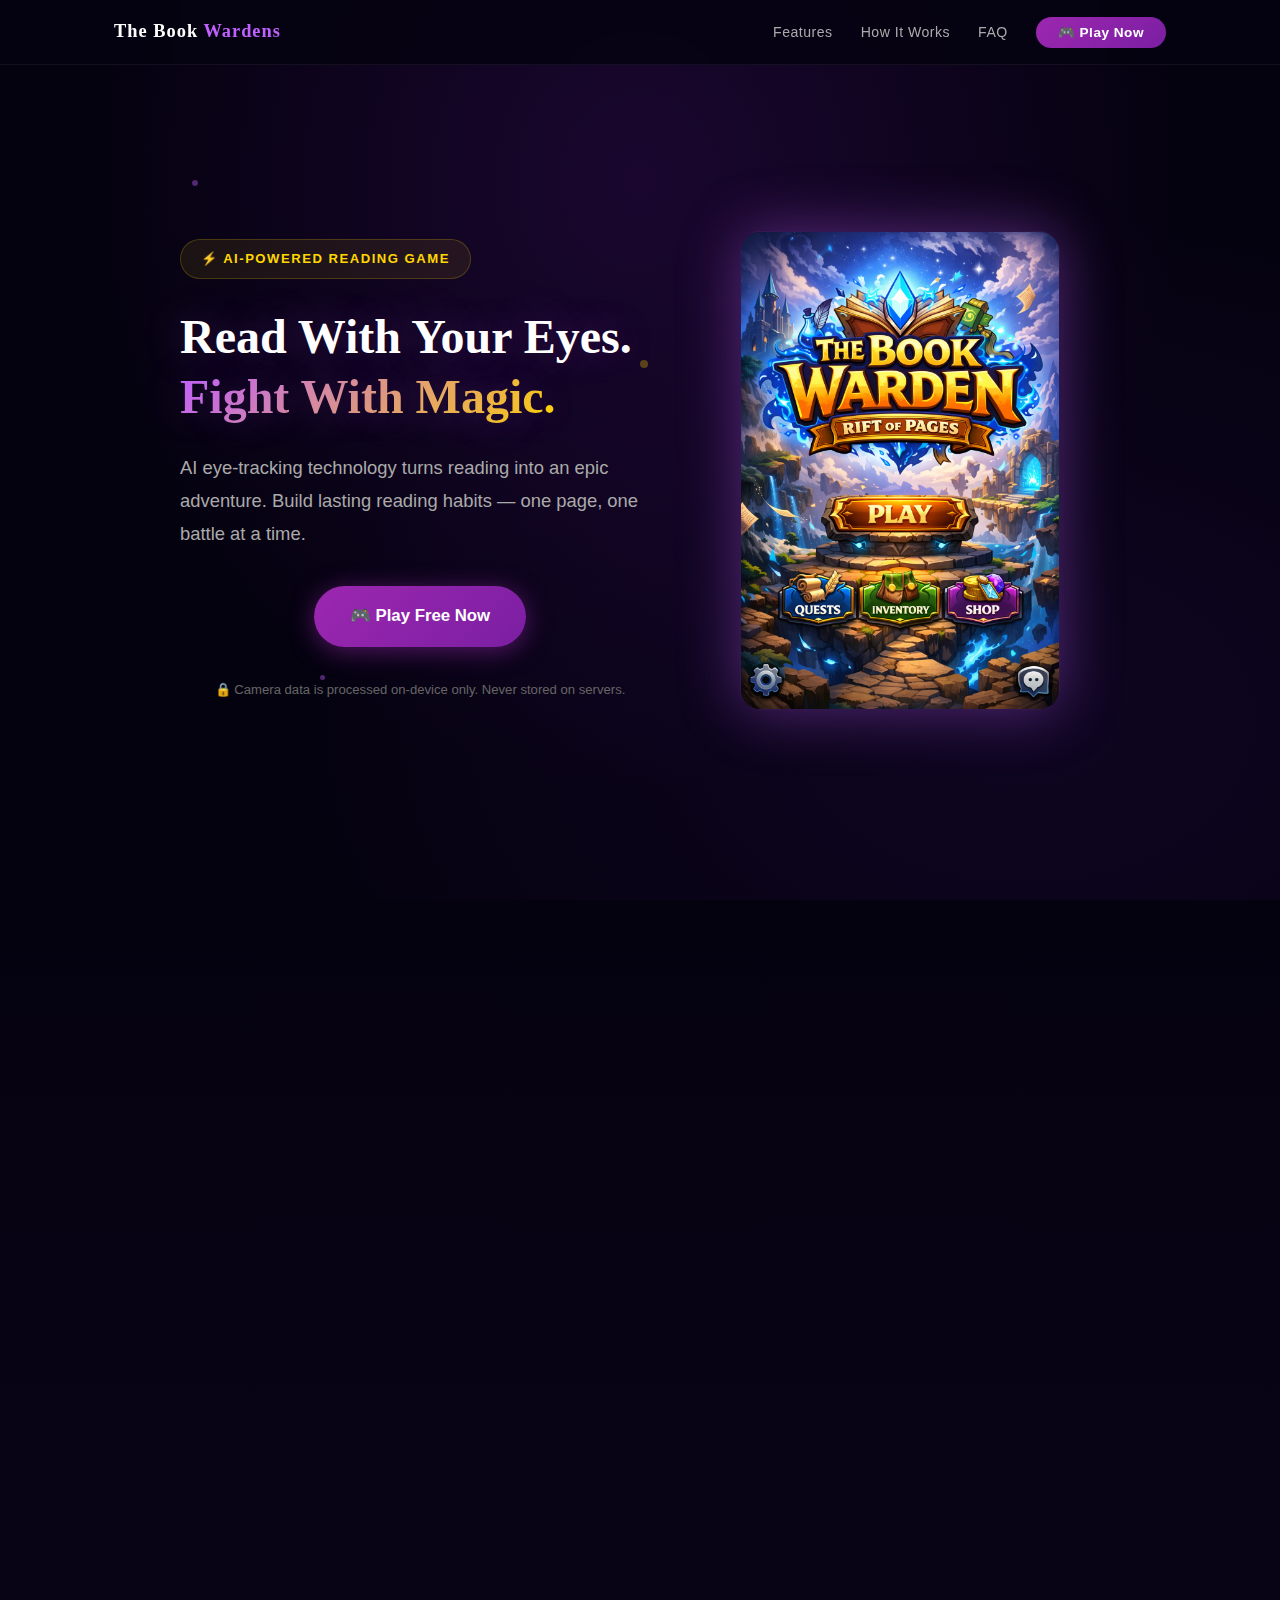
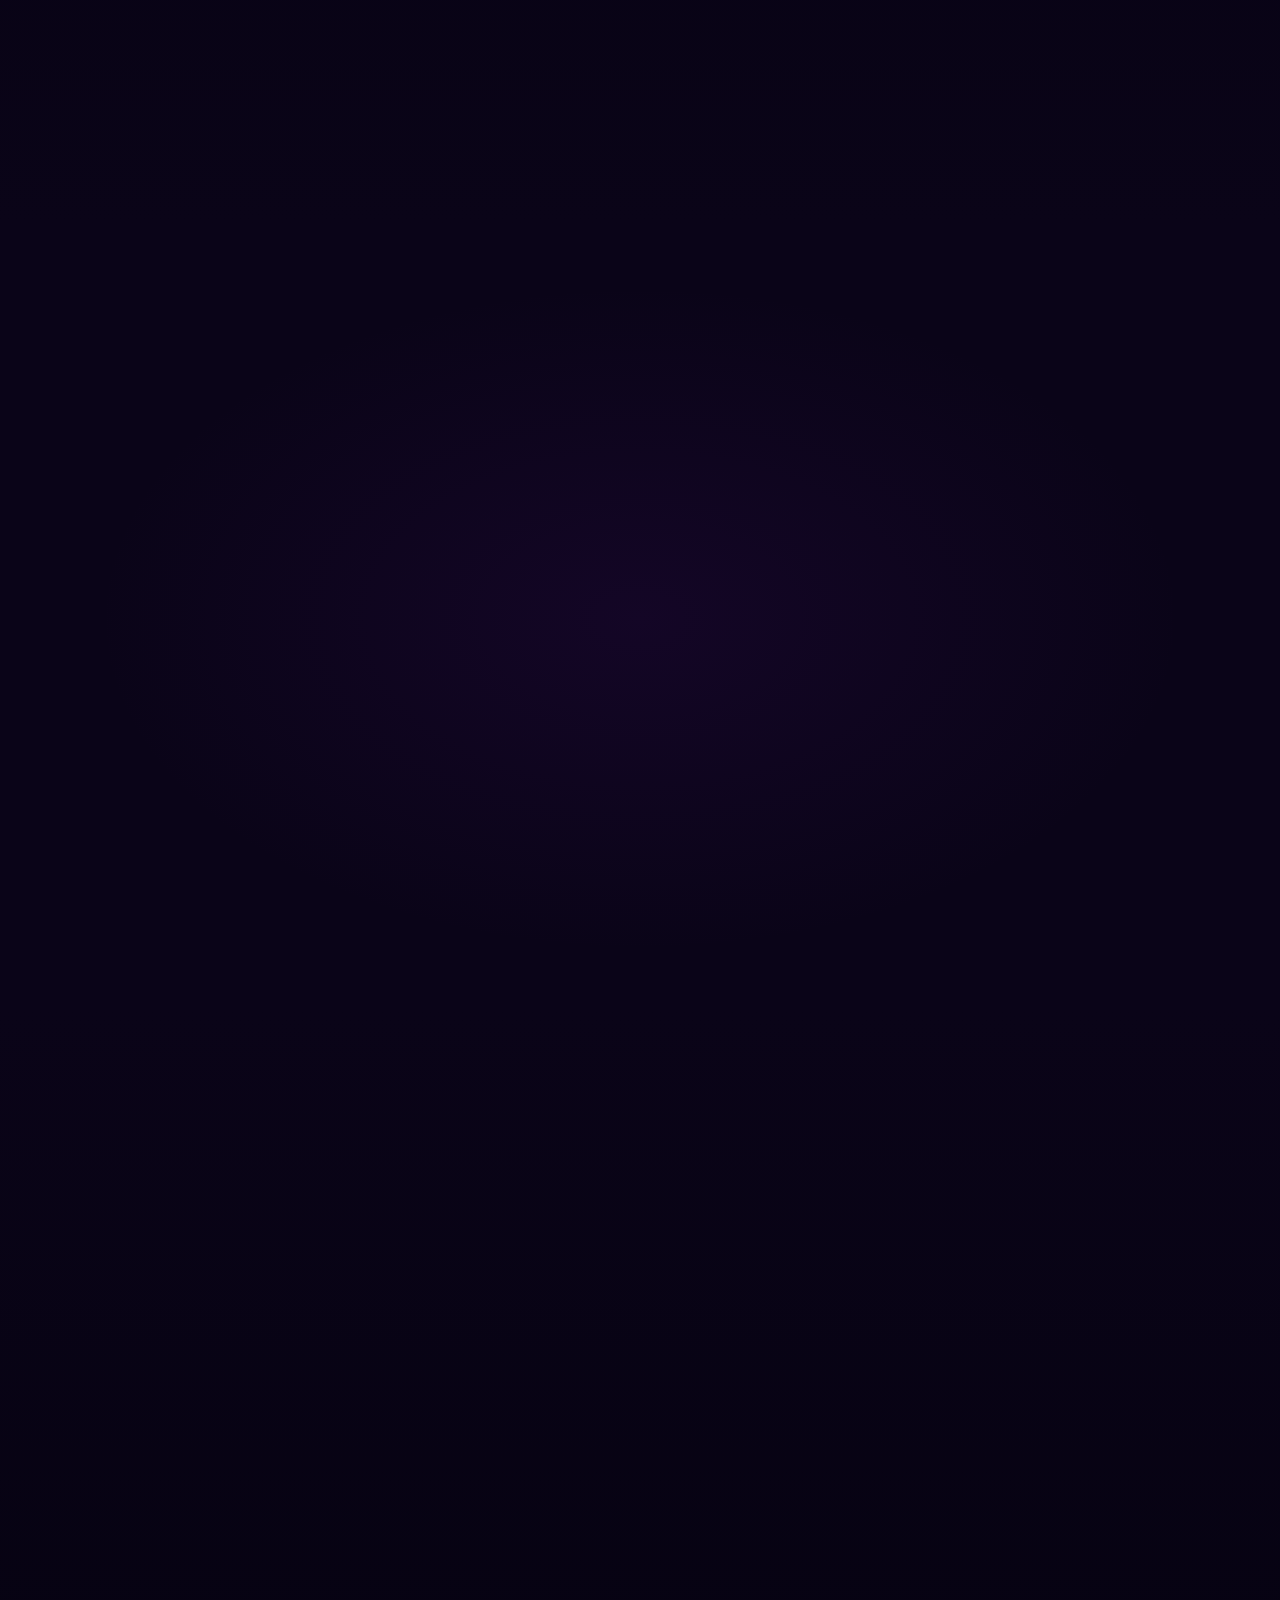
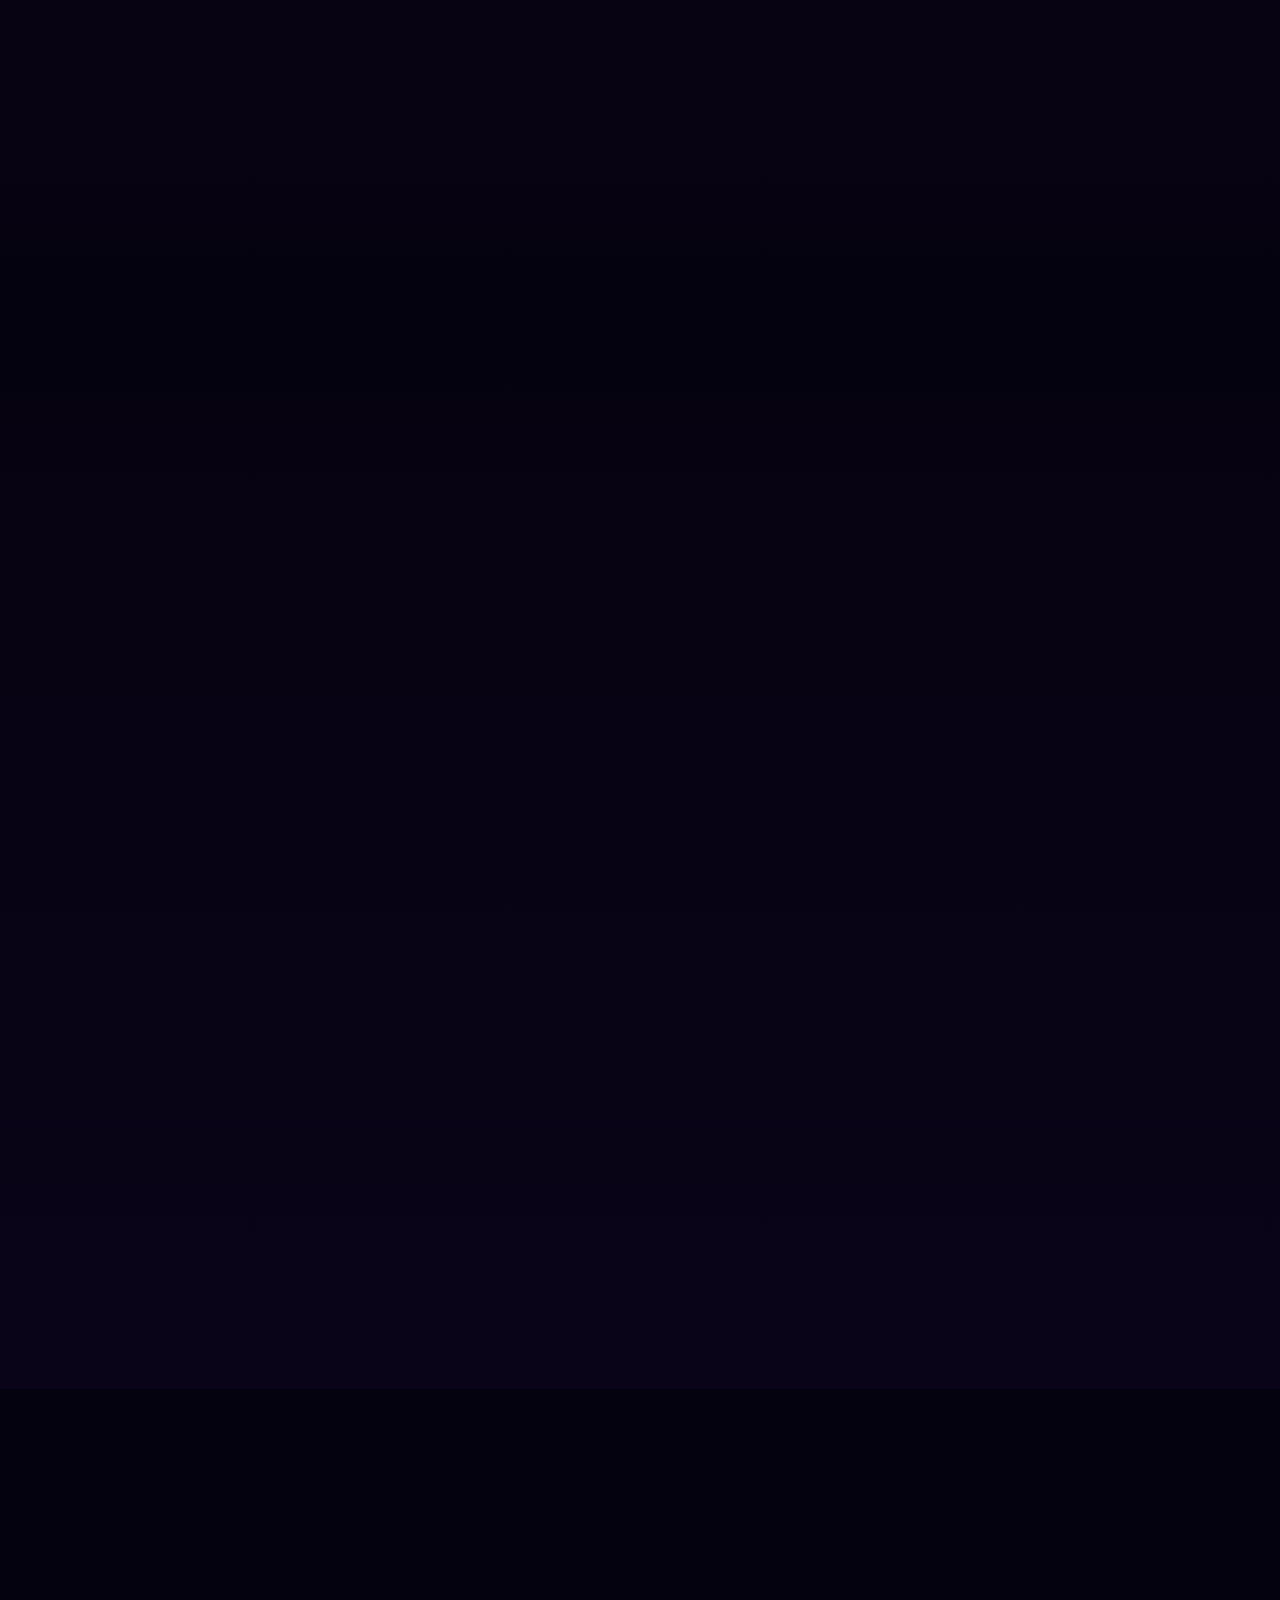
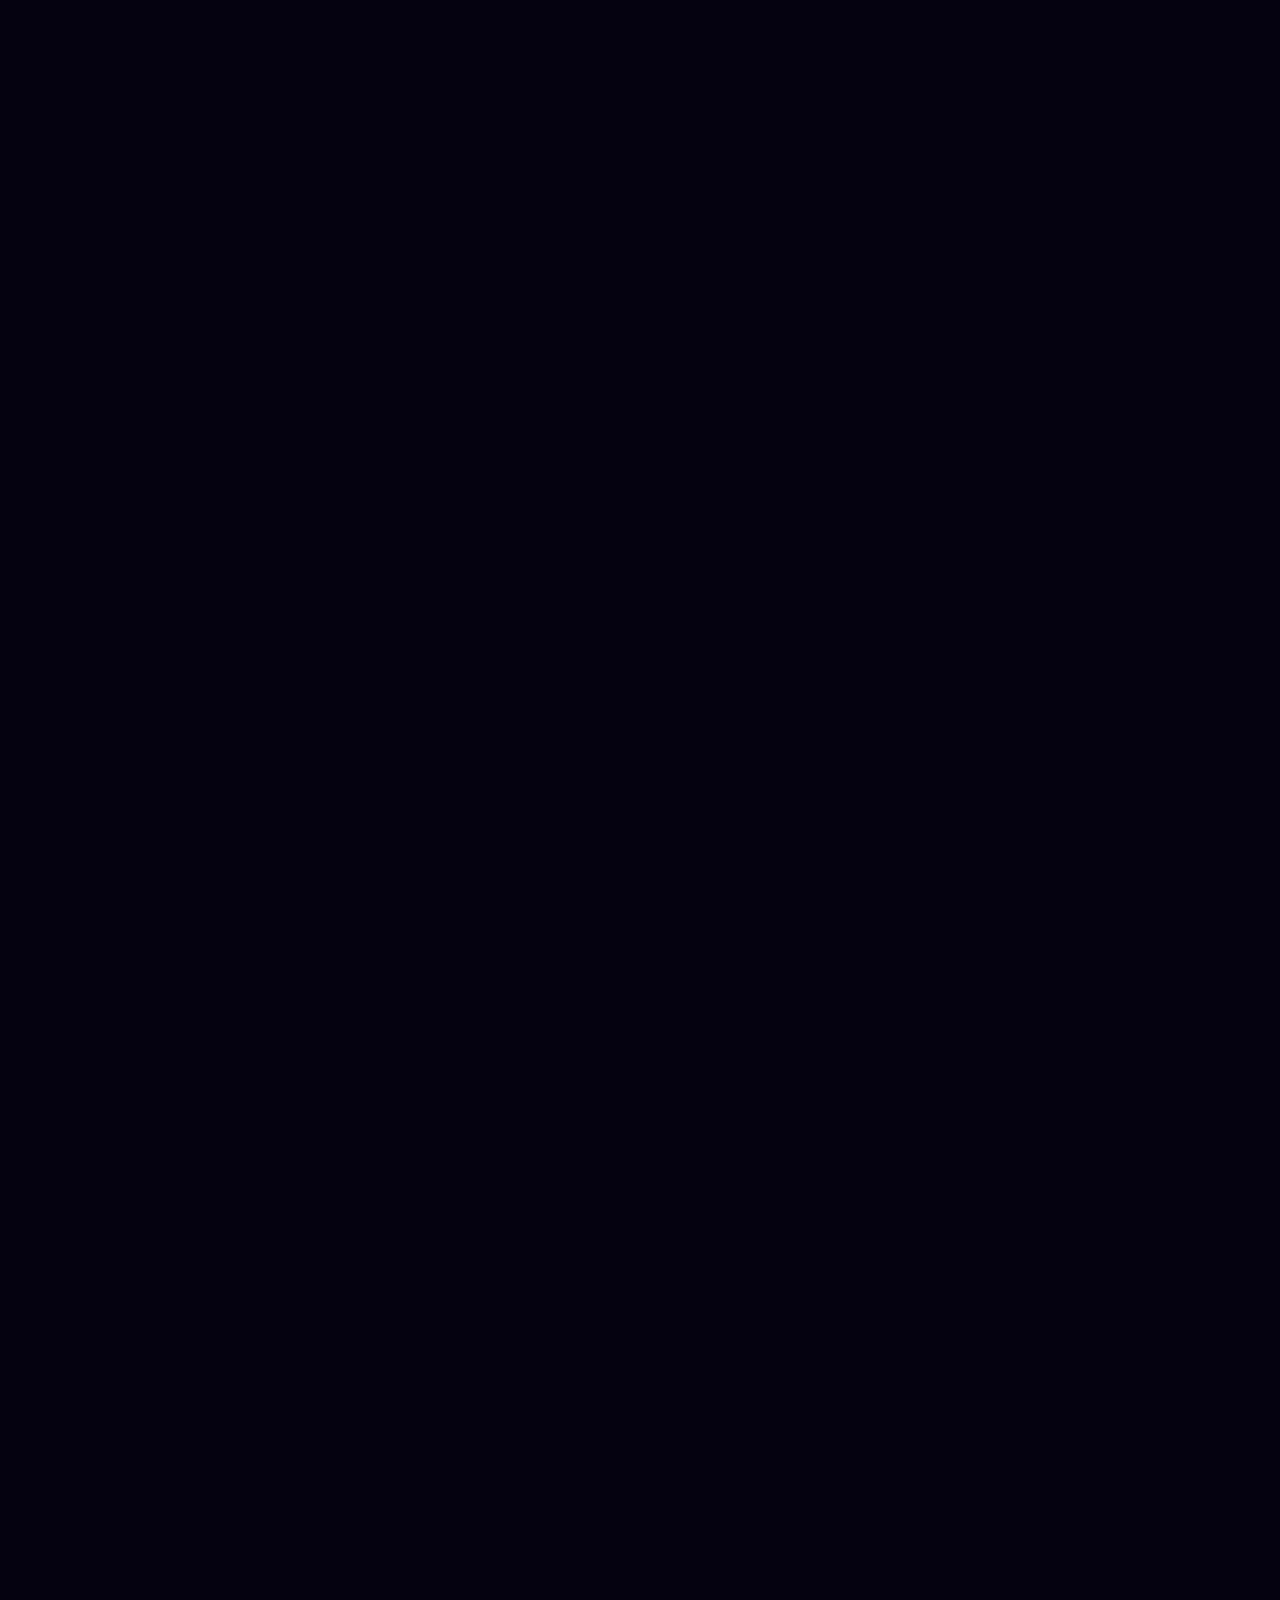
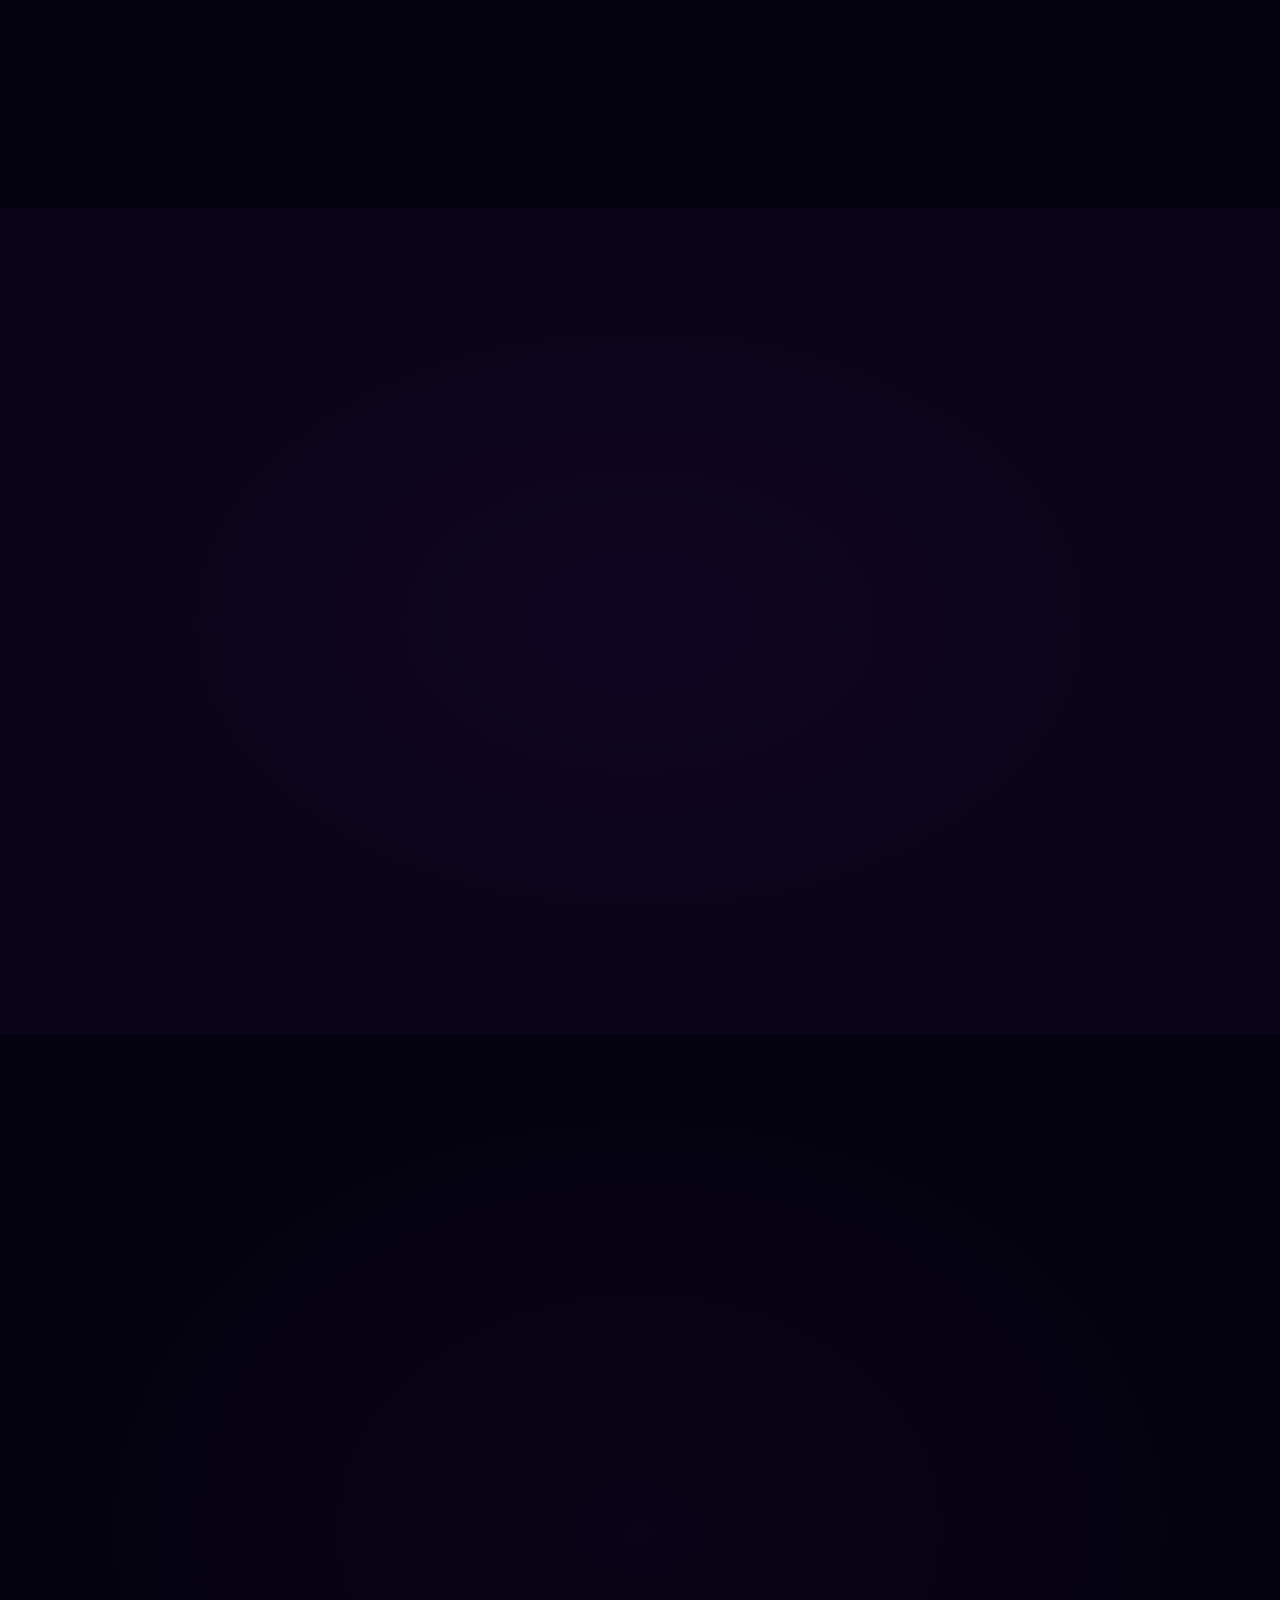
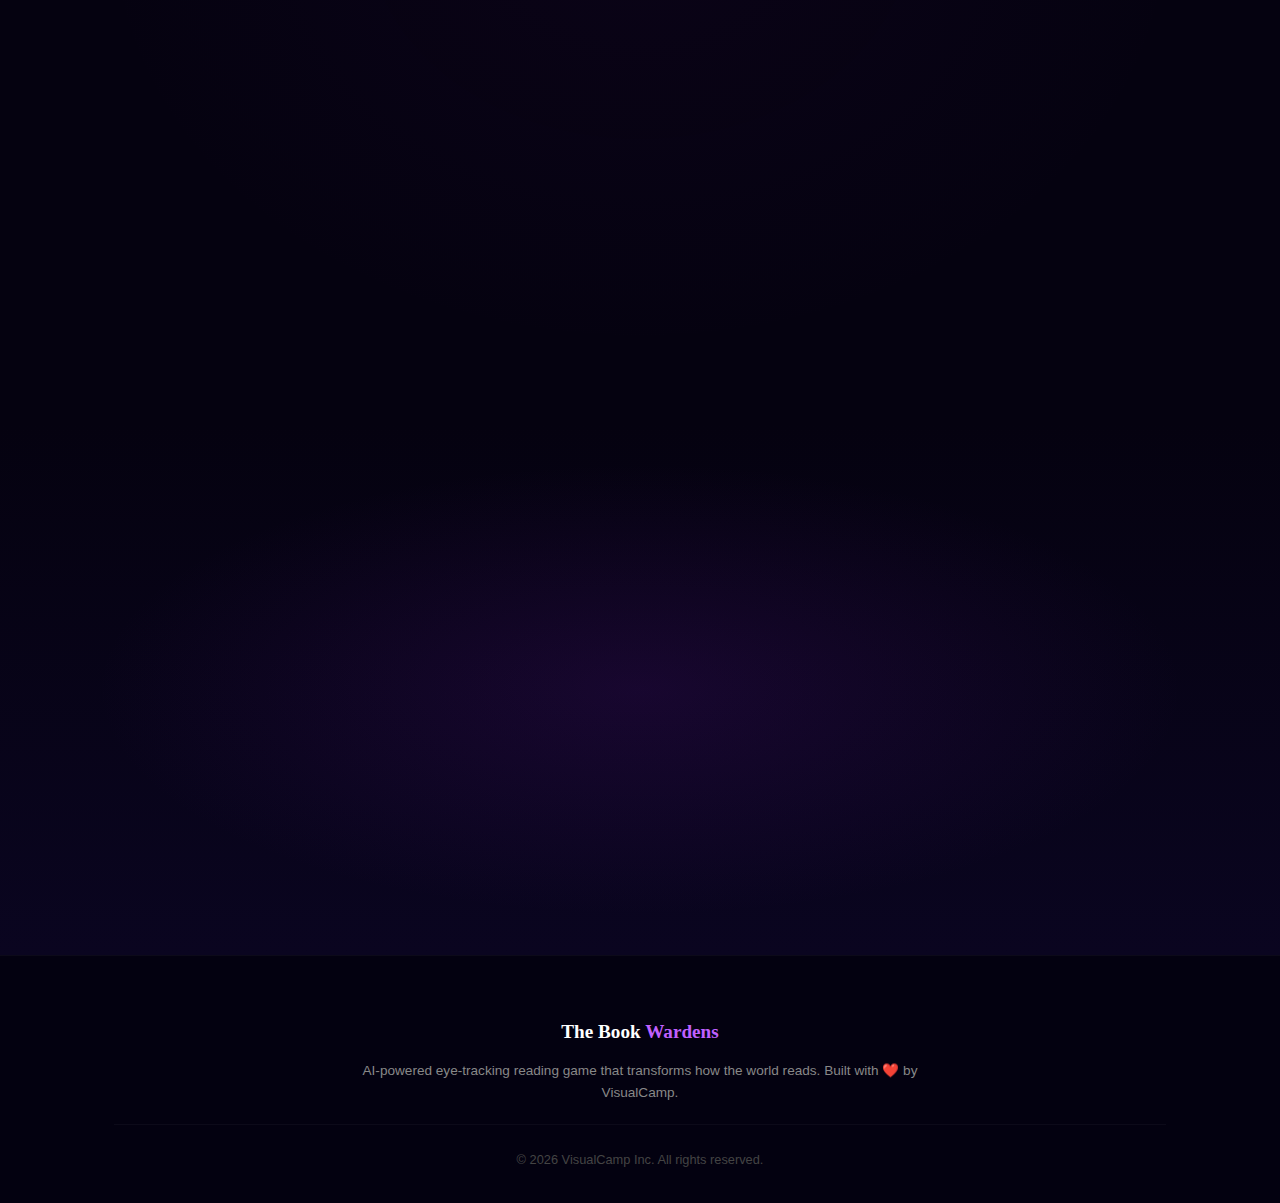
<file: home/index.html>
<!DOCTYPE html>
<html lang="en">

<head>
    <meta charset="UTF-8">
    <meta name="viewport" content="width=device-width, initial-scale=1.0">
    <title>The Book Wardens — Read With Your Eyes, Fight With Magic</title>
    <meta name="description"
        content="AI eye-tracking turns reading into an epic adventure. Build reading habits through gamification. Free to play on any browser.">
    <meta property="og:title" content="The Book Wardens — Read With Your Eyes, Fight With Magic">
    <meta property="og:description"
        content="AI eye-tracking turns reading into an epic adventure. Build reading habits through gamification.">
    <meta property="og:type" content="website">
    <link rel="preconnect" href="https://fonts.googleapis.com">
    <link rel="preconnect" href="https://fonts.gstatic.com" crossorigin>
    <link
        href="https://fonts.googleapis.com/css2?family=Cinzel:wght@400;600;700;900&family=Outfit:wght@300;400;500;600;700&family=Crimson+Text:ital,wght@0,400;0,600;1,400&display=swap"
        rel="stylesheet">
    <style>
        /* ── RESET & GLOBALS ─────────────────────────────────────────── */
        *,
        *::before,
        *::after {
            box-sizing: border-box;
            margin: 0;
            padding: 0;
        }

        html {
            scroll-behavior: smooth;
        }

        body {
            font-family: 'Outfit', sans-serif;
            background: #050210;
            color: #e0e0e0;
            line-height: 1.7;
            overflow-x: hidden;
        }

        h1,
        h2,
        h3,
        h4 {
            font-family: 'Cinzel', serif;
            color: #fff;
        }

        a {
            color: inherit;
            text-decoration: none;
        }

        img {
            max-width: 100%;
            height: auto;
            display: block;
        }

        .container {
            max-width: 1100px;
            margin: 0 auto;
            padding: 0 24px;
        }

        /* ── UTILITY ──────────────────────────────────────────────────── */
        .text-gradient {
            background: linear-gradient(135deg, #c060ff 0%, #ffd700 100%);
            -webkit-background-clip: text;
            -webkit-text-fill-color: transparent;
            background-clip: text;
        }

        .text-gold {
            color: #ffd700;
        }

        .text-purple {
            color: #c060ff;
        }

        .text-muted {
            color: #888;
        }

        .btn {
            display: inline-flex;
            align-items: center;
            gap: 8px;
            padding: 16px 36px;
            border-radius: 50px;
            border: none;
            font-family: 'Outfit', sans-serif;
            font-weight: 600;
            font-size: 1.05rem;
            cursor: pointer;
            transition: all 0.3s ease;
            text-decoration: none;
        }

        .btn-primary {
            background: linear-gradient(135deg, #9c27b0, #7b1fa2);
            color: #fff;
            box-shadow: 0 4px 24px rgba(156, 39, 176, 0.5);
        }

        .btn-primary:hover {
            transform: translateY(-2px);
            box-shadow: 0 8px 32px rgba(156, 39, 176, 0.7);
        }

        .btn-secondary {
            background: transparent;
            color: #ccc;
            border: 1px solid rgba(255, 255, 255, 0.2);
        }

        .btn-secondary:hover {
            background: rgba(255, 255, 255, 0.05);
            border-color: rgba(255, 255, 255, 0.4);
        }

        .btn-gold {
            background: linear-gradient(135deg, #ffd700, #ffab00);
            color: #1a1a2e;
            box-shadow: 0 4px 24px rgba(255, 215, 0, 0.4);
        }

        .btn-gold:hover {
            transform: translateY(-2px);
            box-shadow: 0 8px 32px rgba(255, 215, 0, 0.6);
        }

        .section-badge {
            display: inline-block;
            padding: 6px 18px;
            border-radius: 30px;
            font-size: 0.78rem;
            letter-spacing: 2px;
            text-transform: uppercase;
            font-weight: 600;
            margin-bottom: 16px;
            background: rgba(192, 96, 255, 0.12);
            color: #c060ff;
            border: 1px solid rgba(192, 96, 255, 0.25);
        }

        .section-title {
            font-size: clamp(1.8rem, 4vw, 2.8rem);
            line-height: 1.3;
            margin-bottom: 18px;
        }

        .section-subtitle {
            font-size: 1.05rem;
            color: #999;
            max-width: 600px;
            margin: 0 auto 40px;
            line-height: 1.7;
        }

        /* ── SCROLL REVEAL ────────────────────────────────────────────── */
        .reveal {
            opacity: 0;
            transform: translateY(40px);
            transition: opacity 0.7s ease, transform 0.7s ease;
        }

        .reveal.visible {
            opacity: 1;
            transform: translateY(0);
        }

        /* ── NAV ───────────────────────────────────────────────────────── */
        nav {
            position: fixed;
            top: 0;
            left: 0;
            width: 100%;
            z-index: 9999;
            background: rgba(5, 2, 16, 0.85);
            backdrop-filter: blur(16px);
            -webkit-backdrop-filter: blur(16px);
            border-bottom: 1px solid rgba(255, 255, 255, 0.06);
            transition: background 0.3s;
        }

        .nav-inner {
            max-width: 1100px;
            margin: 0 auto;
            padding: 0 24px;
            display: flex;
            align-items: center;
            justify-content: space-between;
            height: 64px;
        }

        .nav-logo {
            font-family: 'Cinzel', serif;
            font-weight: 700;
            font-size: 1.15rem;
            color: #fff;
            letter-spacing: 1px;
        }

        .nav-logo span {
            color: #c060ff;
        }

        .nav-links {
            display: flex;
            align-items: center;
            gap: 28px;
            list-style: none;
        }

        .nav-links a {
            font-size: 0.88rem;
            color: #aaa;
            font-weight: 500;
            transition: color 0.2s;
            letter-spacing: 0.5px;
        }

        .nav-links a:hover {
            color: #fff;
        }

        .nav-cta {
            background: linear-gradient(135deg, #9c27b0, #7b1fa2);
            color: #fff !important;
            padding: 8px 22px !important;
            border-radius: 30px;
            font-weight: 600 !important;
            font-size: 0.85rem !important;
            transition: all 0.3s;
        }

        .nav-cta:hover {
            box-shadow: 0 4px 20px rgba(156, 39, 176, 0.5);
        }

        .nav-hamburger {
            display: none;
            flex-direction: column;
            gap: 5px;
            cursor: pointer;
            padding: 8px;
        }

        .nav-hamburger span {
            width: 22px;
            height: 2px;
            background: #fff;
            transition: all 0.3s;
        }

        @media (max-width: 768px) {
            .nav-links {
                display: none;
            }

            .nav-hamburger {
                display: flex;
            }

            .nav-links.open {
                display: flex;
                flex-direction: column;
                position: absolute;
                top: 64px;
                left: 0;
                width: 100%;
                background: rgba(5, 2, 16, 0.97);
                padding: 24px;
                gap: 20px;
                border-bottom: 1px solid rgba(255, 255, 255, 0.06);
            }
        }

        /* ── HERO ──────────────────────────────────────────────────────── */
        #hero {
            min-height: 100vh;
            display: flex;
            align-items: center;
            position: relative;
            overflow: hidden;
            padding: 100px 0 60px;
            background: radial-gradient(ellipse at 50% 20%, rgba(90, 20, 140, 0.25) 0%, transparent 60%),
                radial-gradient(ellipse at 80% 80%, rgba(30, 10, 60, 0.4) 0%, transparent 50%),
                #050210;
        }

        #hero::before {
            content: '';
            position: absolute;
            top: 0;
            left: 0;
            width: 100%;
            height: 100%;
            background: url('data:image/svg+xml,<svg xmlns="http://www.w3.org/2000/svg" viewBox="0 0 100 100"><circle cx="50" cy="50" r="0.5" fill="rgba(192,96,255,0.3)"/></svg>');
            background-size: 60px 60px;
            opacity: 0.15;
        }

        .hero-content {
            position: relative;
            z-index: 2;
            display: flex;
            align-items: center;
            justify-content: space-between;
            gap: 40px;
        }

        .hero-text {
            flex: 1.2;
            max-width: 600px;
            text-align: left;
        }

        .hero-visual {
            flex: 1;
            display: flex;
            justify-content: center;
        }

        .hero-visual img {
            border-radius: 20px;
            box-shadow: 0 0 60px rgba(192, 96, 255, 0.4);
            max-width: 320px;
            width: 100%;
            border: 1px solid rgba(192, 96, 255, 0.2);
            animation: floatImage 6s ease-in-out infinite;
        }

        @keyframes floatImage {

            0%,
            100% {
                transform: translateY(0);
            }

            50% {
                transform: translateY(-15px);
            }
        }

        @media (max-width: 900px) {
            .hero-content {
                flex-direction: column;
                text-align: center;
            }

            .hero-text {
                text-align: center;
                margin-bottom: 30px;
            }

            .hero-buttons {
                justify-content: center;
            }
        }

        .hero-eyebrow {
            display: inline-flex;
            align-items: center;
            gap: 8px;
            padding: 8px 20px;
            border-radius: 30px;
            background: rgba(255, 215, 0, 0.08);
            border: 1px solid rgba(255, 215, 0, 0.2);
            color: #ffd700;
            font-size: 0.82rem;
            font-weight: 600;
            letter-spacing: 1.5px;
            text-transform: uppercase;
            margin-bottom: 28px;
        }

        .hero-title {
            font-size: clamp(1.8rem, 4.5vw, 3rem);
            line-height: 1.25;
            margin-bottom: 24px;
            text-shadow: 0 0 40px rgba(192, 96, 255, 0.3);
        }

        .hero-subtitle {
            font-size: 1.15rem;
            color: #aaa;
            max-width: 560px;
            margin: 0 auto 36px;
            line-height: 1.8;
        }

        .hero-buttons {
            display: flex;
            gap: 16px;
            justify-content: center;
            flex-wrap: wrap;
        }

        .hero-trust {
            margin-top: 32px;
            display: flex;
            align-items: center;
            justify-content: center;
            gap: 8px;
            font-size: 0.82rem;
            color: #666;
        }

        /* Floating particles in hero */
        .particle {
            position: absolute;
            border-radius: 50%;
            background: rgba(192, 96, 255, 0.4);
            animation: floatParticle 6s ease-in-out infinite;
            pointer-events: none;
        }

        @keyframes floatParticle {

            0%,
            100% {
                transform: translateY(0) scale(1);
                opacity: 0.3;
            }

            50% {
                transform: translateY(-30px) scale(1.2);
                opacity: 0.7;
            }
        }

        /* ── PROBLEM ───────────────────────────────────────────────────── */
        #problem {
            padding: 100px 0;
            background: linear-gradient(180deg, #050210 0%, #0a0418 100%);
        }

        .problem-grid {
            display: grid;
            grid-template-columns: repeat(auto-fit, minmax(280px, 1fr));
            gap: 24px;
            margin-top: 20px;
        }

        .problem-card {
            padding: 32px;
            border-radius: 16px;
            background: rgba(255, 255, 255, 0.02);
            border: 1px solid rgba(255, 255, 255, 0.06);
            transition: all 0.3s;
        }

        .problem-card:hover {
            border-color: rgba(192, 96, 255, 0.3);
            background: rgba(192, 96, 255, 0.04);
            transform: translateY(-4px);
        }

        .problem-icon {
            font-size: 2.2rem;
            margin-bottom: 16px;
        }

        .problem-card h3 {
            font-family: 'Outfit', sans-serif;
            font-size: 1.1rem;
            font-weight: 600;
            margin-bottom: 10px;
        }

        .problem-card p {
            color: #888;
            font-size: 0.92rem;
        }

        .problem-stat {
            margin-top: 14px;
            padding-top: 14px;
            border-top: 1px solid rgba(255, 255, 255, 0.06);
            font-size: 0.82rem;
            color: #c060ff;
            font-weight: 500;
        }

        .problem-punchline {
            text-align: center;
            margin-top: 48px;
            font-family: 'Crimson Text', serif;
            font-style: italic;
            font-size: 1.3rem;
            color: #ccc;
        }

        /* ── SOLUTION ──────────────────────────────────────────────────── */
        #solution {
            padding: 100px 0;
            background: radial-gradient(ellipse at 50% 50%, rgba(90, 20, 140, 0.12) 0%, transparent 60%),
                #0a0418;
        }

        .solution-layout {
            display: grid;
            grid-template-columns: 1fr 1fr;
            gap: 60px;
            align-items: center;
        }

        @media (max-width: 768px) {
            .solution-layout {
                grid-template-columns: 1fr;
                gap: 32px;
            }
        }

        .solution-visual {
            border-radius: 16px;
            overflow: hidden;
            border: 1px solid rgba(192, 96, 255, 0.2);
            box-shadow: 0 8px 40px rgba(90, 20, 140, 0.3);
            aspect-ratio: 16 / 10;
            background: linear-gradient(135deg, #1a0830, #0d0520);
            display: flex;
            align-items: center;
            justify-content: center;
            font-size: 3.5rem;
        }

        .solution-text h2 {
            margin-bottom: 20px;
        }

        .solution-steps {
            list-style: none;
            display: flex;
            flex-direction: column;
            gap: 18px;
            margin-top: 24px;
        }

        .solution-steps li {
            display: flex;
            gap: 14px;
            align-items: flex-start;
        }

        .step-number {
            width: 28px;
            height: 28px;
            border-radius: 50%;
            background: rgba(192, 96, 255, 0.15);
            border: 1px solid rgba(192, 96, 255, 0.3);
            display: flex;
            align-items: center;
            justify-content: center;
            font-size: 0.78rem;
            font-weight: 700;
            color: #c060ff;
            flex-shrink: 0;
            margin-top: 2px;
        }

        .solution-tagline {
            margin-top: 28px;
            padding: 16px 24px;
            border-radius: 12px;
            background: rgba(255, 215, 0, 0.06);
            border-left: 3px solid #ffd700;
            font-family: 'Crimson Text', serif;
            font-style: italic;
            font-size: 1.1rem;
            color: #ffd700;
        }

        /* ── HOW IT WORKS ─────────────────────────────────────────────── */
        #how-it-works {
            padding: 100px 0;
            background: linear-gradient(180deg, #0a0418 0%, #050210 100%);
        }

        .steps-row {
            display: grid;
            grid-template-columns: repeat(3, 1fr);
            gap: 24px;
            margin-bottom: 48px;
        }

        @media (max-width: 768px) {
            .steps-row {
                grid-template-columns: 1fr;
            }
        }

        .step-card {
            text-align: center;
            padding: 40px 28px;
            border-radius: 16px;
            background: rgba(255, 255, 255, 0.02);
            border: 1px solid rgba(255, 255, 255, 0.06);
            position: relative;
            transition: all 0.3s;
        }

        .step-card:hover {
            border-color: rgba(192, 96, 255, 0.3);
            transform: translateY(-4px);
        }

        .step-badge {
            position: absolute;
            top: -14px;
            left: 50%;
            transform: translateX(-50%);
            padding: 4px 16px;
            border-radius: 20px;
            background: linear-gradient(135deg, #9c27b0, #7b1fa2);
            color: #fff;
            font-size: 0.75rem;
            font-weight: 700;
            letter-spacing: 1.5px;
        }

        .step-icon {
            font-size: 3rem;
            margin: 20px 0;
        }

        .step-card h3 {
            font-family: 'Outfit', sans-serif;
            font-weight: 600;
            font-size: 1.15rem;
            margin-bottom: 12px;
        }

        .step-card p {
            color: #888;
            font-size: 0.9rem;
        }

        /* ── DEMO ──────────────────────────────────────────────────────── */
        #demo {
            padding: 100px 0;
            background: radial-gradient(ellipse at 50% 50%, rgba(90, 20, 140, 0.1) 0%, transparent 60%),
                #050210;
        }

        .demo-frame {
            max-width: 780px;
            margin: 0 auto;
            border-radius: 16px;
            overflow: hidden;
            border: 2px solid rgba(192, 96, 255, 0.3);
            box-shadow: 0 0 60px rgba(90, 20, 140, 0.3);
            aspect-ratio: 16 / 9;
            background: linear-gradient(135deg, #1a0830, #0d0520);
            display: flex;
            flex-direction: column;
            align-items: center;
            justify-content: center;
            cursor: pointer;
            transition: all 0.3s;
            position: relative;
        }

        .demo-frame:hover {
            border-color: rgba(192, 96, 255, 0.6);
            box-shadow: 0 0 80px rgba(90, 20, 140, 0.5);
        }

        .demo-play-btn {
            width: 72px;
            height: 72px;
            border-radius: 50%;
            background: rgba(192, 96, 255, 0.2);
            border: 2px solid rgba(192, 96, 255, 0.5);
            display: flex;
            align-items: center;
            justify-content: center;
            font-size: 1.8rem;
            transition: all 0.3s;
        }

        .demo-frame:hover .demo-play-btn {
            background: rgba(192, 96, 255, 0.4);
            transform: scale(1.1);
        }

        .demo-label {
            margin-top: 16px;
            font-size: 0.9rem;
            color: #888;
        }

        /* ── FEATURES ──────────────────────────────────────────────────── */
        #features {
            padding: 100px 0;
            background: linear-gradient(180deg, #050210 0%, #0a0418 100%);
        }

        .features-grid {
            display: grid;
            grid-template-columns: repeat(auto-fit, minmax(300px, 1fr));
            gap: 24px;
        }

        .feature-card {
            padding: 32px;
            border-radius: 16px;
            background: rgba(255, 255, 255, 0.02);
            border: 1px solid rgba(255, 255, 255, 0.06);
            transition: all 0.3s;
        }

        .feature-card:hover {
            border-color: rgba(192, 96, 255, 0.25);
            background: rgba(192, 96, 255, 0.03);
            transform: translateY(-3px);
        }

        .feature-icon {
            width: 48px;
            height: 48px;
            border-radius: 12px;
            background: rgba(192, 96, 255, 0.1);
            display: flex;
            align-items: center;
            justify-content: center;
            font-size: 1.5rem;
            margin-bottom: 18px;
        }

        .feature-card h3 {
            font-family: 'Outfit', sans-serif;
            font-weight: 600;
            font-size: 1.05rem;
            margin-bottom: 10px;
        }

        .feature-card p {
            color: #888;
            font-size: 0.9rem;
        }

        .feature-tag {
            display: inline-block;
            margin-top: 14px;
            padding: 3px 10px;
            border-radius: 20px;
            font-size: 0.72rem;
            font-weight: 600;
            background: rgba(255, 215, 0, 0.08);
            color: #ffd700;
            border: 1px solid rgba(255, 215, 0, 0.2);
        }

        /* ── SOCIAL PROOF ─────────────────────────────────────────────── */
        #social-proof {
            padding: 100px 0;
            background: radial-gradient(ellipse at 50% 50%, rgba(90, 20, 140, 0.08) 0%, transparent 60%),
                #0a0418;
        }

        .stats-row {
            display: grid;
            grid-template-columns: repeat(3, 1fr);
            gap: 24px;
            margin-bottom: 60px;
        }

        @media (max-width: 768px) {
            .stats-row {
                grid-template-columns: 1fr;
            }
        }

        .stat-card {
            text-align: center;
            padding: 32px;
            border-radius: 16px;
            background: rgba(255, 255, 255, 0.02);
            border: 1px solid rgba(255, 255, 255, 0.06);
        }

        .stat-value {
            font-family: 'Cinzel', serif;
            font-size: 2.4rem;
            font-weight: 700;
            color: #c060ff;
            margin-bottom: 8px;
        }

        .stat-label {
            color: #888;
            font-size: 0.9rem;
        }

        .testimonials-grid {
            display: grid;
            grid-template-columns: repeat(auto-fit, minmax(300px, 1fr));
            gap: 24px;
        }

        .testimonial-card {
            padding: 28px;
            border-radius: 16px;
            background: rgba(255, 255, 255, 0.02);
            border: 1px solid rgba(255, 255, 255, 0.06);
        }

        .testimonial-stars {
            color: #ffd700;
            font-size: 0.9rem;
            margin-bottom: 14px;
        }

        .testimonial-text {
            font-family: 'Crimson Text', serif;
            font-style: italic;
            font-size: 1.05rem;
            color: #ccc;
            margin-bottom: 18px;
            line-height: 1.7;
        }

        .testimonial-author {
            display: flex;
            align-items: center;
            gap: 12px;
        }

        .testimonial-avatar {
            width: 40px;
            height: 40px;
            border-radius: 50%;
            background: linear-gradient(135deg, #9c27b0, #c060ff);
            display: flex;
            align-items: center;
            justify-content: center;
            font-size: 1.1rem;
            color: #fff;
        }

        .testimonial-name {
            font-weight: 600;
            font-size: 0.9rem;
        }

        .testimonial-role {
            font-size: 0.78rem;
            color: #666;
        }

        /* ── PRICING ───────────────────────────────────────────────────── */
        #pricing {
            padding: 100px 0;
            background: linear-gradient(180deg, #0a0418 0%, #050210 100%);
        }

        .pricing-grid {
            display: grid;
            grid-template-columns: repeat(3, 1fr);
            gap: 24px;
            align-items: start;
        }

        @media (max-width: 900px) {
            .pricing-grid {
                grid-template-columns: 1fr;
                max-width: 420px;
                margin: 0 auto;
            }
        }

        .pricing-card {
            padding: 36px;
            border-radius: 20px;
            background: rgba(255, 255, 255, 0.02);
            border: 1px solid rgba(255, 255, 255, 0.08);
            text-align: center;
            transition: all 0.3s;
            position: relative;
        }

        .pricing-card.featured {
            border-color: rgba(192, 96, 255, 0.4);
            background: rgba(192, 96, 255, 0.05);
            transform: scale(1.04);
            box-shadow: 0 8px 40px rgba(90, 20, 140, 0.25);
        }

        .pricing-popular {
            position: absolute;
            top: -12px;
            left: 50%;
            transform: translateX(-50%);
            padding: 5px 18px;
            border-radius: 20px;
            background: linear-gradient(135deg, #c060ff, #9c27b0);
            color: #fff;
            font-size: 0.72rem;
            font-weight: 700;
            letter-spacing: 1.5px;
            text-transform: uppercase;
        }

        .pricing-name {
            font-family: 'Cinzel', serif;
            font-size: 1.2rem;
            margin-bottom: 6px;
            color: #fff;
        }

        .pricing-tagline {
            font-size: 0.85rem;
            color: #888;
            margin-bottom: 20px;
        }

        .pricing-price {
            font-size: 2.8rem;
            font-weight: 700;
            color: #fff;
            margin-bottom: 6px;
        }

        .pricing-price span {
            font-size: 1rem;
            color: #888;
            font-weight: 400;
        }

        .pricing-period {
            font-size: 0.82rem;
            color: #666;
            margin-bottom: 28px;
        }

        .pricing-features {
            list-style: none;
            text-align: left;
            margin-bottom: 28px;
        }

        .pricing-features li {
            padding: 8px 0;
            font-size: 0.9rem;
            color: #bbb;
            display: flex;
            align-items: center;
            gap: 10px;
            border-bottom: 1px solid rgba(255, 255, 255, 0.04);
        }

        .pricing-features li:last-child {
            border-bottom: none;
        }

        .pricing-check {
            color: #00e676;
            font-size: 0.85rem;
        }

        .pricing-card .btn {
            width: 100%;
            justify-content: center;
        }

        .pricing-note {
            text-align: center;
            margin-top: 28px;
            font-size: 0.82rem;
            color: #666;
        }

        /* ── FAQ ───────────────────────────────────────────────────────── */
        #faq {
            padding: 100px 0;
            background: radial-gradient(ellipse at 50% 50%, rgba(90, 20, 140, 0.06) 0%, transparent 60%),
                #050210;
        }

        .faq-list {
            max-width: 720px;
            margin: 0 auto;
            display: flex;
            flex-direction: column;
            gap: 12px;
        }

        .faq-item {
            border-radius: 12px;
            background: rgba(255, 255, 255, 0.02);
            border: 1px solid rgba(255, 255, 255, 0.06);
            overflow: hidden;
            transition: all 0.3s;
        }

        .faq-item:hover {
            border-color: rgba(192, 96, 255, 0.2);
        }

        .faq-question {
            padding: 20px 24px;
            cursor: pointer;
            display: flex;
            justify-content: space-between;
            align-items: center;
            font-weight: 600;
            font-size: 0.98rem;
            color: #ddd;
            user-select: none;
        }

        .faq-toggle {
            font-size: 1.2rem;
            color: #c060ff;
            transition: transform 0.3s;
            flex-shrink: 0;
            margin-left: 16px;
        }

        .faq-item.open .faq-toggle {
            transform: rotate(45deg);
        }

        .faq-answer {
            max-height: 0;
            overflow: hidden;
            transition: max-height 0.4s ease, padding 0.4s ease;
        }

        .faq-item.open .faq-answer {
            max-height: 300px;
        }

        .faq-answer p {
            padding: 0 24px 20px;
            color: #888;
            font-size: 0.92rem;
            line-height: 1.7;
        }

        /* ── FINAL CTA ────────────────────────────────────────────────── */
        #final-cta {
            padding: 120px 0;
            text-align: center;
            background: radial-gradient(ellipse at 50% 50%, rgba(90, 20, 140, 0.2) 0%, transparent 60%),
                linear-gradient(180deg, #050210 0%, #0a0520 100%);
            position: relative;
            overflow: hidden;
        }

        #final-cta::before {
            content: '';
            position: absolute;
            inset: 0;
            background: url('data:image/svg+xml,<svg xmlns="http://www.w3.org/2000/svg" viewBox="0 0 100 100"><circle cx="50" cy="50" r="0.4" fill="rgba(255,215,0,0.2)"/></svg>');
            background-size: 80px 80px;
            opacity: 0.1;
        }

        .final-cta-content {
            position: relative;
            z-index: 2;
        }

        .final-cta-content h2 {
            font-size: clamp(1.8rem, 4vw, 2.6rem);
            margin-bottom: 16px;
        }

        .final-cta-content p {
            font-size: 1.1rem;
            color: #999;
            margin-bottom: 36px;
        }

        /* ── FOOTER ────────────────────────────────────────────────────── */
        footer {
            padding: 60px 0 32px;
            background: #030110;
            border-top: 1px solid rgba(255, 255, 255, 0.04);
        }

        .footer-grid {
            margin-bottom: 20px;
            text-align: center;
        }

        .footer-brand h4 {
            font-size: 1.1rem;
            margin-bottom: 12px;
        }

        .footer-brand p {
            color: #666;
            font-size: 0.85rem;
            line-height: 1.6;
        }

        .footer-col h5 {
            font-family: 'Outfit', sans-serif;
            font-weight: 600;
            font-size: 0.88rem;
            color: #999;
            margin-bottom: 16px;
            text-transform: uppercase;
            letter-spacing: 1px;
        }

        .footer-col ul {
            list-style: none;
        }

        .footer-col li {
            margin-bottom: 10px;
        }

        .footer-col a {
            font-size: 0.88rem;
            color: #666;
            transition: color 0.2s;
        }

        .footer-col a:hover {
            color: #c060ff;
        }

        .footer-bottom {
            padding-top: 24px;
            border-top: 1px solid rgba(255, 255, 255, 0.04);
            text-align: center;
        }

        .footer-copyright {
            font-size: 0.8rem;
            color: #444;
        }

        .footer-socials {
            display: flex;
            gap: 16px;
        }

        .footer-socials a {
            width: 36px;
            height: 36px;
            border-radius: 50%;
            background: rgba(255, 255, 255, 0.04);
            display: flex;
            align-items: center;
            justify-content: center;
            font-size: 0.9rem;
            color: #666;
            transition: all 0.3s;
        }

        .footer-socials a:hover {
            background: rgba(192, 96, 255, 0.15);
            color: #c060ff;
        }
    </style>
</head>

<body>

    <!-- ═══ NAVIGATION ═══ -->
    <nav id="navbar">
        <div class="nav-inner">
            <a href="#hero" class="nav-logo">The Book <span>Wardens</span></a>
            <ul class="nav-links" id="navLinks">
                <li><a href="#features">Features</a></li>
                <li><a href="#how-it-works">How It Works</a></li>
                <li><a href="#faq">FAQ</a></li>
                <li><a href="https://selfso2014.github.io/-TheBookWardens_MVP_Android/" class="nav-cta">🎮 Play Now</a>
                </li>
            </ul>
            <div class="nav-hamburger" id="navHamburger"
                onclick="document.getElementById('navLinks').classList.toggle('open')">
                <span></span><span></span><span></span>
            </div>
        </div>
    </nav>

    <!-- ═══ ① HERO ═══ -->
    <section id="hero">
        <!-- Floating particles -->
        <div class="particle" style="width:6px;height:6px;top:20%;left:15%;animation-delay:0s;"></div>
        <div class="particle" style="width:4px;height:4px;top:60%;left:80%;animation-delay:1.5s;"></div>
        <div class="particle"
            style="width:8px;height:8px;top:40%;left:50%;animation-delay:3s;background:rgba(255,215,0,0.3);"></div>
        <div class="particle" style="width:5px;height:5px;top:75%;left:25%;animation-delay:2s;"></div>
        <div class="particle"
            style="width:3px;height:3px;top:30%;left:70%;animation-delay:4s;background:rgba(255,215,0,0.2);"></div>

        <div class="container">
            <div class="hero-content reveal">
                <div class="hero-text">
                    <div class="hero-eyebrow">⚡ AI-Powered Reading Game</div>
                    <h1 class="hero-title">
                        <span style="white-space:nowrap;">Read With Your Eyes.</span><br>
                        <span class="text-gradient" style="white-space:nowrap;">Fight With Magic.</span>
                    </h1>
                    <p class="hero-subtitle">
                        AI eye-tracking technology turns reading into an epic adventure.
                        Build lasting reading habits — one page, one battle at a time.
                    </p>
                    <div class="hero-buttons">
                        <a href="https://selfso2014.github.io/-TheBookWardens_MVP_Android/" class="btn btn-primary">🎮
                            Play Free Now</a>
                    </div>
                    <div class="hero-trust">
                        🔒 Camera data is processed on-device only. Never stored on servers.
                    </div>
                </div>
                <div class="hero-visual">
                    <img src="./TheBookWardens_main.png" alt="The Book Wardens Gameplay Screen">
                </div>
            </div>
        </div>
    </section>

    <!-- ═══ ② PROBLEM ═══ -->
    <section id="problem">
        <div class="container">
            <div style="text-align:center;" class="reveal">
                <div class="section-badge">The Problem</div>
                <h2 class="section-title">Reading Is Dying.<br>But It Doesn't Have To.</h2>
                <p class="section-subtitle">
                    Screens have stolen attention. Focus is shrinking.
                    The world reads less every year — and the consequences are real.
                </p>
            </div>
            <div class="problem-grid">
                <div class="problem-card reveal">
                    <div class="problem-icon">📱</div>
                    <h3>Kids won't read — they scroll.</h3>
                    <p>The average teen spends 3+ hours per day on video platforms, but only 7 minutes reading books.
                    </p>
                    <div class="problem-stat">📊 Screen time up 300% since 2019</div>
                </div>
                <div class="problem-card reveal" style="transition-delay:0.1s;">
                    <div class="problem-icon">😴</div>
                    <h3>Adults can't focus past page 3.</h3>
                    <p>Attention spans have dropped below 8 seconds. Most adults abandon books within the first chapter.
                    </p>
                    <div class="problem-stat">📉 Average adult reads only 4.5 books/year</div>
                </div>
                <div class="problem-card reveal" style="transition-delay:0.2s;">
                    <div class="problem-icon">🎓</div>
                    <h3>Students lose grades — and confidence.</h3>
                    <p>Poor reading comprehension directly correlates with lower academic performance and test scores.
                    </p>
                    <div class="problem-stat">⚠️ 65% of students struggle with reading comprehension</div>
                </div>
            </div>
            <p class="problem-punchline reveal">
                "Reading isn't boring. <strong>The method is broken.</strong>"
            </p>
        </div>
    </section>

    <!-- ═══ ③ SOLUTION ═══ -->
    <section id="solution">
        <div class="container">
            <div class="solution-layout">
                <div class="solution-visual reveal"
                    style="padding: 20px; text-align: center; background: radial-gradient(circle, rgba(192,96,255,0.05) 0%, transparent 60%); display: flex; align-items: center; justify-content: center;">
                    <img src="./ink_shadow_boss.png" alt="Shadow Boss"
                        style="max-height: 280px; filter: drop-shadow(0 0 30px rgba(192,96,255,0.7)); animation: floatImage 4s ease-in-out infinite;">
                </div>
                <div class="solution-text reveal">
                    <div class="section-badge">Our Solution</div>
                    <h2 class="section-title">Reading Itself<br>Becomes the Game.</h2>
                    <p style="color:#999;">
                        The Book Wardens transforms every reading session into a living, breathing adventure
                        powered by AI eye-tracking.
                    </p>
                    <ol class="solution-steps">
                        <li>
                            <span class="step-number">1</span>
                            <span>AI tracks your <strong style="color:#c060ff;">eyes in real-time</strong> to verify
                                you're actually reading — no cheating allowed.</span>
                        </li>
                        <li>
                            <span class="step-number">2</span>
                            <span>Every line you read earns <strong style="color:#ffd700;">magical ink, runes, and
                                    gems</strong> that rain down as you progress.</span>
                        </li>
                        <li>
                            <span class="step-number">3</span>
                            <span>Use your resources to <strong style="color:#c060ff;">battle villains and seal the
                                    Rift</strong> — clear chapters to save the story world.</span>
                        </li>
                    </ol>
                    <div class="solution-tagline">
                        "Read and you grow stronger. Stop reading — and the world falls."
                    </div>
                </div>
            </div>
        </div>
    </section>

    <!-- ═══ ④ HOW IT WORKS ═══ -->
    <section id="how-it-works">
        <div class="container">
            <div style="text-align:center;" class="reveal">
                <div class="section-badge">How It Works</div>
                <h2 class="section-title">Three Steps. Zero Installs.</h2>
                <p class="section-subtitle">
                    No app downloads. No complicated setup.
                    Just open your browser and start reading.
                </p>
            </div>
            <div class="steps-row">
                <div class="step-card reveal">
                    <div class="step-badge">STEP 1</div>
                    <div class="step-icon">📷</div>
                    <h3>Enable Your Camera</h3>
                    <p>Allow your phone or laptop's front camera. Our AI recognizes your eyes instantly through any
                        modern browser.</p>
                </div>
                <div class="step-card reveal" style="transition-delay:0.1s;">
                    <div class="step-badge">STEP 2</div>
                    <div class="step-icon">
                        <img src="./aliceBook.png" alt="Alice Book"
                            style="width: 55px; height: auto; display: inline-block; box-shadow: 0 4px 12px rgba(0,0,0,0.6); border-radius: 4px; transform: rotate(-5deg);">
                        <img src="./SherlockBook.png" alt="Sherlock Book"
                            style="width: 55px; height: auto; display: inline-block; box-shadow: 0 4px 12px rgba(0,0,0,0.6); border-radius: 4px; transform: rotate(5deg); margin-left: -10px;">
                    </div>
                    <h3>Choose & Read</h3>
                    <p>Pick from classic literature — Aesop's Fables, Alice in Wonderland, Sherlock Holmes. Rewards pour
                        in as your eyes follow the text.</p>
                </div>
                <div class="step-card reveal" style="transition-delay:0.2s;">
                    <div class="step-badge">STEP 3</div>
                    <div class="step-icon">
                        <img src="./finalredvillain.png" alt="Red Villain"
                            style="width: 70px; display: inline-block; filter: drop-shadow(0 0 10px rgba(255,0,0,0.5)); transform: translateY(10px);">
                    </div>
                    <h3>Quiz & Battle</h3>
                    <p>Answer comprehension quizzes, fight the Final Villain, and receive your Mission Report — a full
                        reading performance analysis.</p>
                </div>
            </div>
            <div style="text-align:center;" class="reveal">
                <a href="https://selfso2014.github.io/-TheBookWardens_MVP_Android/" class="btn btn-primary">🚀 Try It
                    Now — Free</a>
            </div>
        </div>
    </section>



    <!-- ═══ ⑥ FEATURES ═══ -->
    <section id="features">
        <div class="container">
            <div style="text-align:center;" class="reveal">
                <div class="section-badge">Features</div>
                <h2 class="section-title">Everything You Need.<br>Nothing You Don't.</h2>
                <p class="section-subtitle">
                    Built for students, parents, and lifelong learners.
                </p>
            </div>
            <div class="features-grid">
                <div class="feature-card reveal">
                    <div class="feature-icon"
                        style="background:none; display:flex; align-items:center; justify-content:center;">
                        <svg width="46" height="46" viewBox="0 0 24 24" fill="none" stroke="#00ff96" stroke-width="1.5"
                            stroke-linecap="round" stroke-linejoin="round"
                            style="filter: drop-shadow(0 0 10px rgba(0,255,150,0.4));">
                            <!-- Outer eye shape -->
                            <path
                                d="M2.062 12.348a1 1 0 0 1 0-.696 10.75 10.75 0 0 1 19.876 0 1 1 0 0 1 0 .696 10.75 10.75 0 0 1-19.876 0" />
                            <!-- Inner pupil/camera lens -->
                            <circle cx="12" cy="12" r="3" stroke="#c060ff" stroke-width="2"
                                fill="rgba(192,96,255,0.2)" />
                            <!-- Tech tracker marks -->
                            <path d="M12 4v2 M12 18v2 M4 12h2 M18 12h2" stroke="#c060ff" opacity="0.8" />
                        </svg>
                    </div>
                    <h3>AI Eye-Tracking</h3>
                    <p>Using only a standard webcam, our AI verifies you're genuinely reading — no fake progress, no
                        shortcuts.</p>
                    <span class="feature-tag">Powered by SeeSo</span>
                </div>
                <div class="feature-card reveal" style="transition-delay:0.05s;">
                    <div class="feature-icon" style="background:none; display:flex; gap:6px;">
                        <img src="./ink.png" alt="Ink"
                            style="width: 36px; height: 36px; filter: drop-shadow(0 0 8px rgba(0,150,255,0.5)); transform: translateY(5px);">
                        <img src="./rune.png" alt="Rune"
                            style="width: 36px; height: 36px; filter: drop-shadow(0 0 8px rgba(192,96,255,0.5)); transform: translateY(-5px);">
                        <img src="./gem.png" alt="Gem"
                            style="width: 36px; height: 36px; filter: drop-shadow(0 0 8px rgba(255,215,0,0.5)); transform: translateY(5px);">
                    </div>
                    <h3>Real-Time Rewards</h3>
                    <p>Magical ink, runes, and gems burst from the page as you read. Every line conquered is a reward
                        earned.</p>
                    <span class="feature-tag">Gamification</span>
                </div>
                <div class="feature-card reveal" style="transition-delay:0.1s;">
                    <div class="feature-icon"
                        style="background:none; display:flex; align-items:center; justify-content:center;">
                        <svg width="46" height="46" viewBox="0 0 24 24" fill="none" stroke-linecap="round"
                            stroke-linejoin="round" style="filter: drop-shadow(0 0 10px rgba(192,96,255,0.4));">
                            <!-- Axis -->
                            <path d="M3 3v18h18" stroke="rgba(255,255,255,0.3)" stroke-width="1.5" />
                            <!-- Bars -->
                            <rect x="5" y="14" width="4" height="7" rx="1" fill="#c060ff" fill-opacity="0.8"
                                stroke="none" />
                            <rect x="11" y="9" width="4" height="12" rx="1" fill="#c060ff" fill-opacity="0.8"
                                stroke="none" />
                            <rect x="17" y="4" width="4" height="17" rx="1" fill="#c060ff" fill-opacity="0.8"
                                stroke="none" />
                            <!-- Upward Trend Line -->
                            <path d="M7 11 L13 5 L19 1" stroke="#00ff96" stroke-width="2" />
                            <!-- Pointer Node -->
                            <circle cx="19" cy="1" r="2" fill="#00ff96" stroke="#0a0418" stroke-width="1" />
                        </svg>
                    </div>
                    <h3>Mission Report</h3>
                    <p>Get a detailed breakdown: reading speed (WPM), focus score, quiz accuracy, and growth tracking
                        over time.</p>
                    <span class="feature-tag">Analytics</span>
                </div>
                <div class="feature-card reveal" style="transition-delay:0.15s;">
                    <div class="feature-icon" style="background:none; display:flex;">
                        <img src="./aesopBook.png" alt="Aesop Book"
                            style="width: 38px; height: auto; border-radius: 4px; box-shadow: 0 4px 10px rgba(0,0,0,0.5); transform: rotate(-8deg);">
                    </div>
                    <h3>Classic Library</h3>
                    <p>Start with timeless English literature — Aesop's Fables, Alice's Adventures, and Sherlock Holmes.
                        More titles coming soon.</p>
                    <span class="feature-tag">Content</span>
                </div>
                <div class="feature-card reveal" style="transition-delay:0.2s;">
                    <div class="feature-icon" style="font-size: 2.2rem;">🔒</div>
                    <h3>Privacy First</h3>
                    <p>Camera video is processed in real-time on your device and immediately discarded. We never store,
                        upload, or share your footage.</p>
                    <span class="feature-tag">Security</span>
                </div>

            </div>
        </div>
    </section>

    <style>
        .report-dashboard {
            background: rgba(15, 12, 27, 0.8);
            border: 1px solid rgba(192, 96, 255, 0.25);
            border-radius: 24px;
            padding: 40px;
            margin-top: 40px;
            box-shadow: 0 30px 60px rgba(0, 0, 0, 0.6), inset 0 0 40px rgba(192, 96, 255, 0.05);
            display: grid;
            grid-template-columns: 1fr 1fr;
            gap: 30px;
            text-align: left;
            backdrop-filter: blur(12px);
            font-family: 'Outfit', sans-serif;
        }

        @media (max-width: 900px) {
            .report-dashboard {
                grid-template-columns: 1fr;
                padding: 25px;
                gap: 20px;
            }
        }

        .report-panel {
            background: linear-gradient(145deg, rgba(255, 255, 255, 0.03) 0%, rgba(255, 255, 255, 0.01) 100%);
            border: 1px solid rgba(255, 255, 255, 0.08);
            border-radius: 16px;
            padding: 24px;
            box-shadow: 0 4px 20px rgba(0, 0, 0, 0.2);
            display: flex;
            flex-direction: column;
        }

        .report-header {
            font-size: 1.15rem;
            color: #fff;
            margin-bottom: 20px;
            font-weight: 600;
            display: flex;
            justify-content: space-between;
            align-items: center;
            border-bottom: 1px solid rgba(255, 255, 255, 0.05);
            padding-bottom: 15px;
        }

        .report-badge {
            background: rgba(192, 96, 255, 0.15);
            color: #c060ff;
            padding: 5px 12px;
            border-radius: 8px;
            font-size: 0.75rem;
            font-weight: 700;
            text-transform: uppercase;
            letter-spacing: 0.5px;
            border: 1px solid rgba(192, 96, 255, 0.3);
        }

        .score-group {
            display: flex;
            gap: 15px;
            justify-content: space-between;
            flex-wrap: wrap;
        }

        .score-card {
            flex: 1;
            min-width: 110px;
            text-align: center;
            background: linear-gradient(180deg, rgba(192, 96, 255, 0.08) 0%, rgba(255, 255, 255, 0.01) 100%);
            padding: 24px 15px;
            border-radius: 16px;
            border: 1px solid rgba(192, 96, 255, 0.2);
            box-shadow: 0 10px 30px rgba(0, 0, 0, 0.15);
            transition: transform 0.3s ease;
        }

        .score-card:hover {
            transform: translateY(-3px);
        }

        .score-val {
            font-size: 2.4rem;
            font-weight: 700;
            color: #00ff96;
            line-height: 1.1;
        }

        .score-label {
            font-size: 0.85rem;
            color: #aaa;
            margin-top: 8px;
            text-transform: uppercase;
            letter-spacing: 0.5px;
            font-weight: 500;
        }

        .eye-track-graphic {
            background: rgba(0, 0, 0, 0.2);
            border-radius: 12px;
            padding: 20px;
            position: relative;
            color: #999;
            font-size: 0.9rem;
            line-height: 1.8;
            border: 1px solid rgba(255, 255, 255, 0.05);
        }

        .eye-hl {
            color: #fff;
            background: rgba(192, 96, 255, 0.25);
            border-radius: 3px;
            padding: 0 3px;
        }

        .eye-node {
            width: 20px;
            height: 20px;
            background: rgba(0, 255, 150, 0.4);
            border: 2px solid #00ff96;
            border-radius: 50%;
            position: absolute;
            box-shadow: 0 0 15px rgba(0, 255, 150, 0.6);
            z-index: 2;
        }

        .report-table {
            width: 100%;
            border-collapse: collapse;
            font-size: 0.95rem;
        }

        .report-table th {
            color: #888;
            text-align: left;
            padding: 14px 8px;
            border-bottom: 1px solid rgba(255, 255, 255, 0.05);
            font-weight: 500;
            font-size: 0.8rem;
            text-transform: uppercase;
            letter-spacing: 1px;
        }

        .report-table td {
            color: #ddd;
            padding: 14px 8px;
            border-bottom: 1px solid rgba(255, 255, 255, 0.03);
        }

        .trend-up {
            color: #00ff96;
            font-weight: 700;
            background: rgba(0, 255, 150, 0.1);
            padding: 3px 8px;
            border-radius: 6px;
        }

        .trend-down {
            color: #ff5555;
            font-weight: 700;
            background: rgba(255, 85, 85, 0.1);
            padding: 3px 8px;
            border-radius: 6px;
        }

        .ai-feedback {
            font-size: 0.95rem;
            line-height: 1.7;
            color: #ccc;
            border-left: 4px solid #c060ff;
            background: linear-gradient(90deg, rgba(192, 96, 255, 0.08) 0%, rgba(255, 255, 255, 0.01) 100%);
            padding: 20px 24px;
            border-radius: 0 16px 16px 0;
            margin-top: auto;
        }

        .ai-feedback p {
            margin-bottom: 15px;
        }

        .ai-feedback p:last-child {
            margin-bottom: 0;
        }

        .ai-tag {
            color: #c060ff;
            font-weight: 700;
            margin-right: 6px;
            font-size: 0.85rem;
            letter-spacing: 0.5px;
            text-transform: uppercase;
            background: rgba(192, 96, 255, 0.15);
            padding: 2px 6px;
            border-radius: 4px;
        }

        .stat-bar {
            background: rgba(255, 255, 255, 0.05);
            height: 6px;
            border-radius: 3px;
            margin-top: 10px;
            overflow: hidden;
        }

        .stat-fill-green {
            background: #00ff96;
            height: 100%;
            width: 48%;
            box-shadow: 0 0 10px rgba(0, 255, 150, 0.5);
        }

        .stat-fill-purple {
            background: #c060ff;
            height: 100%;
            width: 96%;
            box-shadow: 0 0 10px rgba(192, 96, 255, 0.5);
        }

        .stat-fill-gold {
            background: #ffd700;
            height: 100%;
            width: 46%;
            box-shadow: 0 0 10px rgba(255, 215, 0, 0.5);
        }

        .circle-chart {
            width: 90px;
            height: 90px;
            border-radius: 50%;
            display: flex;
            align-items: center;
            justify-content: center;
            font-size: 1.5rem;
            font-weight: 700;
            margin: 0 auto;
            box-shadow: 0 0 20px rgba(0, 0, 0, 0.3);
        }

        .circle-green {
            border: 6px solid #00ff96;
            color: #00ff96;
            box-shadow: inset 0 0 15px rgba(0, 255, 150, 0.2), 0 0 15px rgba(0, 255, 150, 0.2);
        }

        .circle-gold {
            border: 6px solid #ffd700;
            color: #ffd700;
            box-shadow: inset 0 0 15px rgba(255, 215, 0, 0.2), 0 0 15px rgba(255, 215, 0, 0.2);
        }
    </style>

    <!-- ═══ 6.5 DIAGNOSTIC REPORT ═══ -->
    <section id="diagnostic-report">
        <div class="container" style="max-width: 900px;">
            <div style="text-align:center;" class="reveal">
                <div class="section-badge">Deep Analytics</div>
                <h2 class="section-title">The Mission Report <span
                        style="font-size:0.5em; color:#c060ff; vertical-align:middle; font-family:'Outfit',sans-serif; text-transform:uppercase; letter-spacing:1px; border: 1px solid rgba(192,96,255,0.4); padding: 4px 10px; border-radius: 20px; background: rgba(192,96,255,0.1); margin-left: 10px;">Sample</span>
                </h2>
            </div>

            <div class="report-dashboard reveal"
                style="display:flex; flex-direction:column; gap:15px; grid-template-columns:none; width:100%;">

                <!-- SECTION 1: SUMMARY -->
                <div style="display:flex; flex-direction:column;">
                    <div class="report-header" style="margin-bottom: 10px; padding-left: 5px;">
                        Summary
                    </div>
                    <!-- Metics row: 4 items in a single line -->
                    <div
                        style="display:flex; gap:20px; justify-content:space-between; align-items:stretch; flex-wrap:wrap; margin-bottom: 20px;">
                        <!-- Overall Score -->
                        <div class="score-card" style="margin-bottom:0; flex:1;">
                            <div class="score-val" style="color:#00ff96;">72<span
                                    style="font-size:1.2rem; color:#888;">/100</span></div>
                            <div class="score-label">Overall Score</div>
                            <div class="stat-bar">
                                <div class="stat-fill-green"></div>
                            </div>
                        </div>

                        <!-- Reading Speed -->
                        <div class="score-card" style="margin-bottom:0; flex:1;">
                            <div class="score-val" style="color:#ffd700;">96.2<span
                                    style="font-size:1.1rem; color:#888;"> WPM</span><span
                                    style="font-size:0.75rem; color:#888; display:block; line-height:1; margin-top:4px;">(Words
                                    Per Minute)</span></div>
                            <div class="score-label">Reading Speed</div>
                            <div class="stat-bar">
                                <div class="stat-fill-gold"></div>
                            </div>
                        </div>

                        <!-- Vocabulary -->
                        <div class="score-card"
                            style="display:flex; flex-direction:column; align-items:center; justify-content:center; flex:1;">
                            <!-- SVG for Circular Progress Graph (90%) -->
                            <svg width="80" height="80" viewBox="0 0 36 36"
                                style="margin: 0 auto; display: block; filter: drop-shadow(0 0 8px rgba(0,255,150,0.4));">
                                <!-- Background Circle -->
                                <path stroke="rgba(255,255,255,0.1)" stroke-width="3" fill="none"
                                    d="M18 2.0845 a 15.9155 15.9155 0 0 1 0 31.831 a 15.9155 15.9155 0 0 1 0 -31.831" />
                                <!-- Progress Circle -->
                                <path stroke="#00ff96" stroke-width="3" stroke-dasharray="90, 100"
                                    stroke-linecap="round" fill="none"
                                    d="M18 2.0845 a 15.9155 15.9155 0 0 1 0 31.831 a 15.9155 15.9155 0 0 1 0 -31.831" />
                                <!-- Text -->
                                <text x="18" y="20.35" font-family="Outfit" font-size="10" font-weight="700"
                                    fill="#00ff96" text-anchor="middle">90%</text>
                            </svg>
                            <div
                                style="font-size:0.85rem; color:#aaa; margin-top:10px; font-weight:500; text-transform:uppercase; letter-spacing:0.5px;">
                                Vocabulary</div>
                        </div>

                        <!-- Comprehension -->
                        <div class="score-card"
                            style="display:flex; flex-direction:column; align-items:center; justify-content:center; flex:1;">
                            <!-- SVG for Circular Progress Graph (63%) -->
                            <svg width="80" height="80" viewBox="0 0 36 36"
                                style="margin: 0 auto; display: block; filter: drop-shadow(0 0 8px rgba(255,215,0,0.4));">
                                <!-- Background Circle -->
                                <path stroke="rgba(255,255,255,0.1)" stroke-width="3" fill="none"
                                    d="M18 2.0845 a 15.9155 15.9155 0 0 1 0 31.831 a 15.9155 15.9155 0 0 1 0 -31.831" />
                                <!-- Progress Circle -->
                                <path stroke="#ffd700" stroke-width="3" stroke-dasharray="63, 100"
                                    stroke-linecap="round" fill="none"
                                    d="M18 2.0845 a 15.9155 15.9155 0 0 1 0 31.831 a 15.9155 15.9155 0 0 1 0 -31.831" />
                                <!-- Text -->
                                <text x="18" y="20.35" font-family="Outfit" font-size="10" font-weight="700"
                                    fill="#ffd700" text-anchor="middle">63%</text>
                            </svg>
                            <div
                                style="font-size:0.85rem; color:#aaa; margin-top:10px; font-weight:500; text-transform:uppercase; letter-spacing:0.5px;">
                                Comprehension</div>
                        </div>
                    </div>

                    <!-- Ranking Banner -->
                    <div
                        style="margin-top: 5px; padding: 20px 25px 15px 25px; border-radius: 8px; background: rgba(192, 96, 255, 0.05); border: 1px solid rgba(192, 96, 255, 0.2); display: flex; flex-direction: column; gap: 12px;">
                        <!-- Header -->
                        <div
                            style="display: flex; justify-content: space-between; align-items: center; flex-wrap: wrap; gap: 10px;">
                            <strong style="color: #c060ff; font-size: 1.1rem; letter-spacing: 0.5px;">Current Rank: Top
                                32%</strong>
                            <span style="color: #aaa; font-size: 0.85rem;">(Compared to your age group)</span>
                        </div>

                        <!-- Progress Bar Container (Normal Distribution) -->
                        <div style="position: relative; width: 100%; margin-top: 35px; margin-bottom: 5px;">

                            <!-- Indicator Tooltip at 68% -->
                            <div
                                style="position: absolute; top: 27.5%; left: 68%; transform: translate(-50%, -100%); margin-top: -12px; display: flex; flex-direction: column; align-items: center; z-index: 2;">
                                <div
                                    style="font-size: 0.8rem; font-weight: bold; color: #fff; background: #c060ff; padding: 6px 14px; border-radius: 20px; white-space: nowrap; box-shadow: 0 4px 12px rgba(192,96,255,0.6); border: 1px solid rgba(255,255,255,0.3);">
                                    You</div>
                                <div
                                    style="width: 0; height: 0; border-left: 6px solid transparent; border-right: 6px solid transparent; border-top: 6px solid #c060ff; margin-top: -1px;">
                                </div>
                            </div>

                            <!-- Bell Curve SVG -->
                            <svg viewBox="0 0 1000 240"
                                style="width: 100%; height: auto; display: block; overflow: visible;">
                                <defs>
                                    <linearGradient id="bellGradient" x1="0%" y1="0%" x2="100%" y2="0%">
                                        <stop offset="0%" stop-color="#5c24ff" />
                                        <stop offset="100%" stop-color="#c060ff" />
                                    </linearGradient>
                                    <clipPath id="fillClip">
                                        <rect x="0" y="0" width="680" height="240" />
                                    </clipPath>
                                </defs>

                                <!-- Base curve (unfilled) -->
                                <path d="M 0 190 C 250 190, 300 10, 500 10 C 700 10, 750 190, 1000 190" fill="none"
                                    stroke="rgba(255,255,255,0.15)" stroke-width="4" stroke-linecap="round" />

                                <!-- Filled Area (up to 68%) -->
                                <path
                                    d="M 0 190 C 250 190, 300 10, 500 10 C 700 10, 750 190, 1000 190 L 1000 190 L 0 190 Z"
                                    fill="url(#bellGradient)" fill-opacity="0.2" clip-path="url(#fillClip)" />

                                <!-- Filled Stroke (up to 68%) -->
                                <path d="M 0 190 C 250 190, 300 10, 500 10 C 700 10, 750 190, 1000 190" fill="none"
                                    stroke="url(#bellGradient)" stroke-width="6" stroke-linecap="round"
                                    clip-path="url(#fillClip)" />

                                <!-- Mean Line (50%) -->
                                <line x1="500" y1="10" x2="500" y2="190" stroke="rgba(255,255,255,0.2)"
                                    stroke-dasharray="5,5" stroke-width="2" />
                                <text x="500" y="215" fill="#aaa" font-size="14" font-family="'Outfit', sans-serif"
                                    text-anchor="middle">Average</text>

                                <!-- Area Labels -->
                                <text x="350" y="150" fill="rgba(255,255,255,0.7)" font-size="16"
                                    font-family="'Outfit', sans-serif" font-weight="600" text-anchor="middle">Bottom
                                    68%</text>
                                <text x="820" y="150" fill="rgba(255,255,255,0.4)" font-size="16"
                                    font-family="'Outfit', sans-serif" font-weight="600" text-anchor="middle">Top
                                    32%</text>

                                <!-- Vertical Line at 68% -->
                                <line x1="680" y1="66" x2="680" y2="190" stroke="#c060ff" stroke-width="2"
                                    stroke-dasharray="4,4" />
                                <!-- Dot at 68% curve intersection -->
                                <circle cx="680" cy="66" r="7" fill="#1a1a2e" stroke="#c060ff" stroke-width="3" />

                                <!-- Baseline -->
                                <line x1="0" y1="190" x2="1000" y2="190" stroke="rgba(255,255,255,0.3)" stroke-width="2"
                                    stroke-linecap="round" />

                                <!-- Scale Labels -->
                                <text x="0" y="215" fill="#777" font-size="14" font-family="'Outfit', sans-serif"
                                    text-anchor="start">0% <tspan font-size="12" fill="rgba(255,255,255,0.4)">(Lowest
                                        Rank)</tspan></text>
                                <text x="1000" y="215" fill="#777" font-size="14" font-family="'Outfit', sans-serif"
                                    text-anchor="end">
                                    <tspan font-size="12" fill="rgba(255,255,255,0.4)">(Highest Rank)</tspan> 100%
                                </text>
                            </svg>
                        </div>
                    </div>
                </div>

                <!-- SECTION 2: EYE-TRACKING VISUALIZATION -->
                <div style="display:flex; flex-direction:column;">
                    <div class="report-header" style="margin-bottom: 10px; padding-left: 5px;">
                        Eye-Tracking Visualization
                    </div>
                    <div style="display:flex; flex-direction:column; gap:20px; margin-top:5px;">
                        <!-- Uploaded Image with White Background -->
                        <div
                            style="width: 100%; overflow: hidden; border-radius: 12px; border: 1px solid rgba(255,255,255,0.1); background: #ffffff; padding: 20px;">
                            <img src="./gaze_visualizer_uploaded.png" alt="Eye-Tracking Gaze Data"
                                style="width: 100%; height: auto; display: block;" />

                            <!-- Legend for Visualization -->
                            <div
                                style="display:flex; flex-wrap:nowrap; gap:10px; margin-top: 15px; padding-top: 15px; border-top: 1px solid rgba(0,0,0,0.1); color: #333;">
                                <div style="flex:1; min-width: 0;">
                                    <div style="display:flex; align-items:center; gap: 4px; margin-bottom: 2px;">
                                        <strong
                                            style="color: #3bb292; font-size: 0.65rem; letter-spacing: 0.2px;">Fixation</strong>
                                        <div
                                            style="width: 10px; height: 10px; border-radius: 50%; background: #bdf1d5; border: 1px solid #3bb292; flex-shrink:0;">
                                        </div>
                                    </div>
                                    <div style="font-size: 0.55rem; color: #666; margin-bottom: 4px;">(Forward Reading)
                                    </div>
                                    <p style="font-size: 0.55rem; line-height: 1.3; margin: 0; word-break: keep-all;">
                                        A state where the gaze remains fixed on a specific point (200-500ms); Fixation
                                        is essential to grasp meaning.
                                    </p>
                                </div>
                                <div style="flex:1; min-width: 0;">
                                    <div style="display:flex; align-items:center; gap: 4px; margin-bottom: 2px;">
                                        <strong
                                            style="color: #ff8c8c; font-size: 0.65rem; letter-spacing: 0.2px;">Regression</strong>
                                        <div
                                            style="width: 10px; height: 10px; border-radius: 50%; background: #ffcece; border: 1px solid #ff8c8c; flex-shrink:0;">
                                        </div>
                                    </div>
                                    <div style="font-size: 0.55rem; color: #666; margin-bottom: 4px;">(Backward Reading)
                                    </div>
                                    <p style="font-size: 0.55rem; line-height: 1.3; margin: 0; word-break: keep-all;">
                                        Looking back at previously read text. Indicates confusion or need for
                                        re-evaluation.
                                    </p>
                                </div>
                                <div style="flex:1; min-width: 0;">
                                    <div style="display:flex; align-items:center; gap: 4px; margin-bottom: 4px;">
                                        <strong
                                            style="color: #3bb292; font-size: 0.65rem; letter-spacing: 0.2px;">Saccade</strong>
                                        <div style="width: 20px; height: 2px; background: #3bb292; flex-shrink:0;">
                                        </div>
                                    </div>
                                    <p style="font-size: 0.55rem; line-height: 1.3; margin: 0; word-break: keep-all;">
                                        Rapid eye movement between fixations.
                                    </p>
                                </div>
                            </div>
                        </div>

                        <!-- 4 Metrics Below Image -->
                        <div
                            style="display:grid; grid-template-columns: repeat(auto-fit, minmax(200px, 1fr)); gap:15px; font-size:0.9rem;">
                            <div
                                style="background:rgba(255,255,255,0.03); padding:15px; border-radius:8px; border-left:4px solid #00ff96; display:flex; justify-content:space-between; align-items:center;">
                                <span style="color:#aaa; text-transform:uppercase; letter-spacing:0.5px;">Tracking
                                    Fidelity</span> <strong style="color:#00ff96; font-size:1.2rem;">93.6%</strong>
                            </div>
                            <div
                                style="background:rgba(255,255,255,0.03); padding:15px; border-radius:8px; border-left:4px solid #c060ff; display:flex; justify-content:space-between; align-items:center;">
                                <span style="color:#aaa; text-transform:uppercase; letter-spacing:0.5px;">Reading
                                    Time</span> <strong style="color:#fff; font-size:1.2rem;">41.1s</strong>
                            </div>
                            <div
                                style="background:rgba(255,255,255,0.03); padding:15px; border-radius:8px; border-left:4px solid #ffd700; display:flex; justify-content:space-between; align-items:center;">
                                <span style="color:#aaa; text-transform:uppercase; letter-spacing:0.5px;">Regression
                                    Rate</span> <strong style="color:#ffd700; font-size:1.2rem;">20.1%</strong>
                            </div>
                            <div
                                style="background:rgba(255,255,255,0.03); padding:15px; border-radius:8px; border-left:4px solid #ff5555; display:flex; justify-content:space-between; align-items:center;">
                                <span style="color:#aaa; text-transform:uppercase; letter-spacing:0.5px;">Avg
                                    Fixation</span> <strong style="color:#fff; font-size:1.2rem;">560.2ms</strong>
                            </div>
                        </div>
                    </div>
                </div>

                <!-- SECTION 3: TARGET GROWTH PIPELINE -->
                <div style="display:flex; flex-direction:column;">
                    <div class="report-header" style="margin-bottom:10px; padding-left: 5px;">
                        Target Growth Pipeline (3 Months)
                    </div>
                    <table class="report-table" style="font-size: 0.85rem; width: 100%; white-space: nowrap;">
                        <thead>
                            <tr>
                                <th style="padding:12px 4px;">Skill Metric</th>
                                <th style="text-align:center; padding:12px 4px;">Current</th>
                                <th style="text-align:right; padding:12px 4px;">Expected</th>
                            </tr>
                        </thead>
                        <tbody>
                            <tr>
                                <td style="padding:12px 4px;">Reading Speed<br><span
                                        style="font-size:0.75rem; color:#888;">(WPM)</span></td>
                                <td style="text-align:center; color:#ffd700; padding:12px 4px;">96.2</td>
                                <td style="text-align:right; color:#00ff96; font-weight:600; padding:12px 4px;">110.6
                                    <span class="trend-up"
                                        style="margin-left:6px; font-size:0.75rem; padding: 2px 6px;">15% ↑</span>
                                </td>
                            </tr>
                            <tr>
                                <td style="padding:12px 4px;">Reading Fidelity</td>
                                <td style="text-align:center; color:#ffd700; padding:12px 4px;">50%</td>
                                <td style="text-align:right; color:#00ff96; font-weight:600; padding:12px 4px;">70%
                                    <span class="trend-up"
                                        style="margin-left:6px; font-size:0.75rem; padding: 2px 6px;">20% ↑</span>
                                </td>
                            </tr>
                            <tr>
                                <td style="padding:12px 4px;">Vocabulary</td>
                                <td style="text-align:center; color:#ffd700; padding:12px 4px;">90%</td>
                                <td style="text-align:right; color:#00ff96; font-weight:600; padding:12px 4px;">92%
                                    <span class="trend-up"
                                        style="margin-left:6px; font-size:0.75rem; padding: 2px 6px;">2% ↑</span>
                                </td>
                            </tr>
                            <tr>
                                <td style="padding:12px 4px;">Comprehension</td>
                                <td style="text-align:center; color:#ffd700; padding:12px 4px;">63%</td>
                                <td style="text-align:right; color:#00ff96; font-weight:600; padding:12px 4px;">72%
                                    <span class="trend-up"
                                        style="margin-left:6px; font-size:0.75rem; padding: 2px 6px;">15% ↑</span>
                                </td>
                            </tr>
                        </tbody>
                    </table>
                </div>

                <!-- SECTION 4: AI GUIDE -->
                <div style="display:flex; flex-direction:column;">
                    <div class="report-header" style="margin-bottom: 10px; padding-left: 5px;">
                        AI Guide
                    </div>
                    <div class="ai-feedback" style="border-radius:8px; margin-top:0;">
                        <p><span class="ai-tag">Observation</span> 'Fast' speed, 'Good' fidelity, 'Low' regression rate.
                        </p>
                        <p><span class="ai-tag">Insight</span> The warden is highly engaged and absorbing information
                            rapidly. They are focused and reading efficiently without needing to constantly look back.
                        </p>
                        <p><span class="ai-tag">Guidance</span> Challenge them with more complex material. Maintaining a
                            steady increase in difficulty will keep their motivation high and ensure continued growth.
                        </p>
                    </div>
                </div>

            </div>
        </div>
    </section>

    <!-- ═══ ⑦ SOCIAL PROOF ═══ -->
    <section id="social-proof">
        <div class="container">
            <div style="text-align:center;" class="reveal">
                <div class="section-badge">Trusted by Readers</div>
                <h2 class="section-title">Real People. Real Results.</h2>
            </div>
            <div class="stats-row reveal">
                <div class="stat-card">
                    <div class="stat-value">2,400+</div>
                    <div class="stat-label">Games Played</div>
                </div>
                <div class="stat-card">
                    <div class="stat-value">+42%</div>
                    <div class="stat-label">Avg. Reading Speed Increase</div>
                </div>
                <div class="stat-card">
                    <div class="stat-value">4.8/5</div>
                    <div class="stat-label">User Satisfaction</div>
                </div>
            </div>
            <div class="testimonials-grid">
                <div class="testimonial-card reveal">
                    <div class="testimonial-stars">★★★★★</div>
                    <p class="testimonial-text">
                        "My son used to hate reading. Now he asks to play Book Wardens every day after school.
                        His reading speed improved by 30% in just two weeks."
                    </p>
                    <div class="testimonial-author">
                        <div class="testimonial-avatar">👩</div>
                        <div>
                            <div class="testimonial-name">Sarah K.</div>
                            <div class="testimonial-role">Parent of a 4th grader</div>
                        </div>
                    </div>
                </div>
                <div class="testimonial-card reveal" style="transition-delay:0.1s;">
                    <div class="testimonial-stars">★★★★★</div>
                    <p class="testimonial-text">
                        "I've tried every reading app out there. This is the first one that actually kept me focused
                        for more than 10 minutes. The eye-tracking is genius."
                    </p>
                    <div class="testimonial-author">
                        <div class="testimonial-avatar">👨</div>
                        <div>
                            <div class="testimonial-name">James L.</div>
                            <div class="testimonial-role">College student, English major</div>
                        </div>
                    </div>
                </div>
                <div class="testimonial-card reveal" style="transition-delay:0.2s;">
                    <div class="testimonial-stars">★★★★★</div>
                    <p class="testimonial-text">
                        "As someone who's been trying to build a reading habit for years, the gamification element
                        finally made it stick. I've finished 3 books this month."
                    </p>
                    <div class="testimonial-author">
                        <div class="testimonial-avatar">👩‍💼</div>
                        <div>
                            <div class="testimonial-name">Minji P.</div>
                            <div class="testimonial-role">Working professional</div>
                        </div>
                    </div>
                </div>
            </div>
        </div>
    </section>



    <!-- ═══ ⑨ FAQ ═══ -->
    <section id="faq">
        <div class="container">
            <div style="text-align:center;" class="reveal">
                <div class="section-badge">FAQ</div>
                <h2 class="section-title">Got Questions?</h2>
                <p class="section-subtitle">Everything you need to know before you start.</p>
            </div>
            <div class="faq-list">
                <div class="faq-item reveal">
                    <div class="faq-question" onclick="this.parentElement.classList.toggle('open')">
                        Is my camera footage stored or uploaded?
                        <span class="faq-toggle">+</span>
                    </div>
                    <div class="faq-answer">
                        <p>Absolutely not. Your camera video is processed entirely on your device in real-time. Only
                            eye-coordinate data (x, y positions) is extracted — the video itself is never stored,
                            uploaded, or shared. Your privacy is our top priority.</p>
                    </div>
                </div>
                <div class="faq-item reveal">
                    <div class="faq-question" onclick="this.parentElement.classList.toggle('open')">
                        What devices are supported?
                        <span class="faq-toggle">+</span>
                    </div>
                    <div class="faq-answer">
                        <p>Any device with a front-facing camera and a modern browser (Chrome or Safari). This includes
                            smartphones (iPhone, Android), tablets (iPad), and laptops/desktops. No app installation
                            needed — just open the link.</p>
                    </div>
                </div>
                <div class="faq-item reveal">
                    <div class="faq-question" onclick="this.parentElement.classList.toggle('open')">
                        Can my child use this alone?
                        <span class="faq-toggle">+</span>
                    </div>
                    <div class="faq-answer">
                        <p>Yes! The interface is designed to be intuitive enough for elementary school students. The
                            Family plan also includes a Parent Dashboard where you can monitor your child's reading
                            progress remotely.</p>
                    </div>
                </div>
                <div class="faq-item reveal">
                    <div class="faq-question" onclick="this.parentElement.classList.toggle('open')">
                        Is the content only in English?
                        <span class="faq-toggle">+</span>
                    </div>
                    <div class="faq-answer">
                        <p>Currently, we offer classic English literature (Aesop's Fables, Alice in Wonderland, Sherlock
                            Holmes). Korean content and textbook-aligned materials are in development and coming soon.
                        </p>
                    </div>
                </div>
                <div class="faq-item reveal">
                    <div class="faq-question" onclick="this.parentElement.classList.toggle('open')">
                        How accurate is the eye-tracking?
                        <span class="faq-toggle">+</span>
                    </div>
                    <div class="faq-answer">
                        <p>We use the SeeSo AI engine developed by VisualCamp, a company specializing in eye-tracking
                            technology. After a quick one-point calibration, the system achieves high accuracy suitable
                            for reading-speed analysis on standard consumer devices.</p>
                    </div>
                </div>
                <div class="faq-item reveal">
                    <div class="faq-question" onclick="this.parentElement.classList.toggle('open')">
                        How do I cancel my subscription?
                        <span class="faq-toggle">+</span>
                    </div>
                    <div class="faq-answer">
                        <p>You can cancel anytime from your account settings with a single click. There are no
                            cancellation fees, no penalties, and no fine print. Your access continues until the end of
                            your billing period.</p>
                    </div>
                </div>
                <div class="faq-item reveal">
                    <div class="faq-question" onclick="this.parentElement.classList.toggle('open')">
                        Can schools or academies use this?
                        <span class="faq-toggle">+</span>
                    </div>
                    <div class="faq-answer">
                        <p>Yes! We're preparing an Education Volume License for schools and academies. Contact us at
                            hello@bookwardens.com for early access and custom pricing for your institution.</p>
                    </div>
                </div>
            </div>
        </div>
    </section>

    <!-- ═══ ⑩ FINAL CTA ═══ -->
    <section id="final-cta">
        <div class="container">
            <div class="final-cta-content reveal">
                <h2>The Rift Is Open.<br><span class="text-gradient">Only Your Eyes Can Seal It.</span></h2>
                <p>Start your first mission for free. No signup required.</p>
                <a href="https://github.com/selfso2014/-TheBookWardens_MVP_Android/" class="btn btn-primary"
                    style="font-size:1.15rem; padding: 18px 44px;">
                    🎮 Begin Your Adventure
                </a>
            </div>
        </div>
    </section>

    <!-- ═══ FOOTER ═══ -->
    <footer style="text-align: center;">
        <div class="container">
            <div class="footer-grid">
                <div class="footer-brand" style="max-width: 600px; margin: 0 auto;">
                    <h4 style="margin-bottom: 12px; font-size: 1.2rem;">The Book <span
                            class="text-purple">Wardens</span></h4>
                    <p style="color: #888; margin-bottom: 0;">AI-powered eye-tracking reading game that transforms how
                        the world reads. Built with ❤️ by VisualCamp.</p>
                </div>
            </div>
            <div class="footer-bottom">
                <div class="footer-copyright">© 2026 VisualCamp Inc. All rights reserved.</div>
            </div>
        </div>
    </footer>

    <!-- ═══ SCROLL REVEAL SCRIPT ═══ -->
    <script>
        // Scroll reveal animation
        const revealElements = document.querySelectorAll('.reveal');
        const revealObserver = new IntersectionObserver((entries) => {
            entries.forEach(entry => {
                if (entry.isIntersecting) {
                    entry.target.classList.add('visible');
                }
            });
        }, { threshold: 0.1, rootMargin: '0px 0px -40px 0px' });

        revealElements.forEach(el => revealObserver.observe(el));

        // Close mobile menu on link click
        document.querySelectorAll('.nav-links a').forEach(link => {
            link.addEventListener('click', () => {
                document.getElementById('navLinks').classList.remove('open');
            });
        });
    </script>
</body>

</html>
</file>
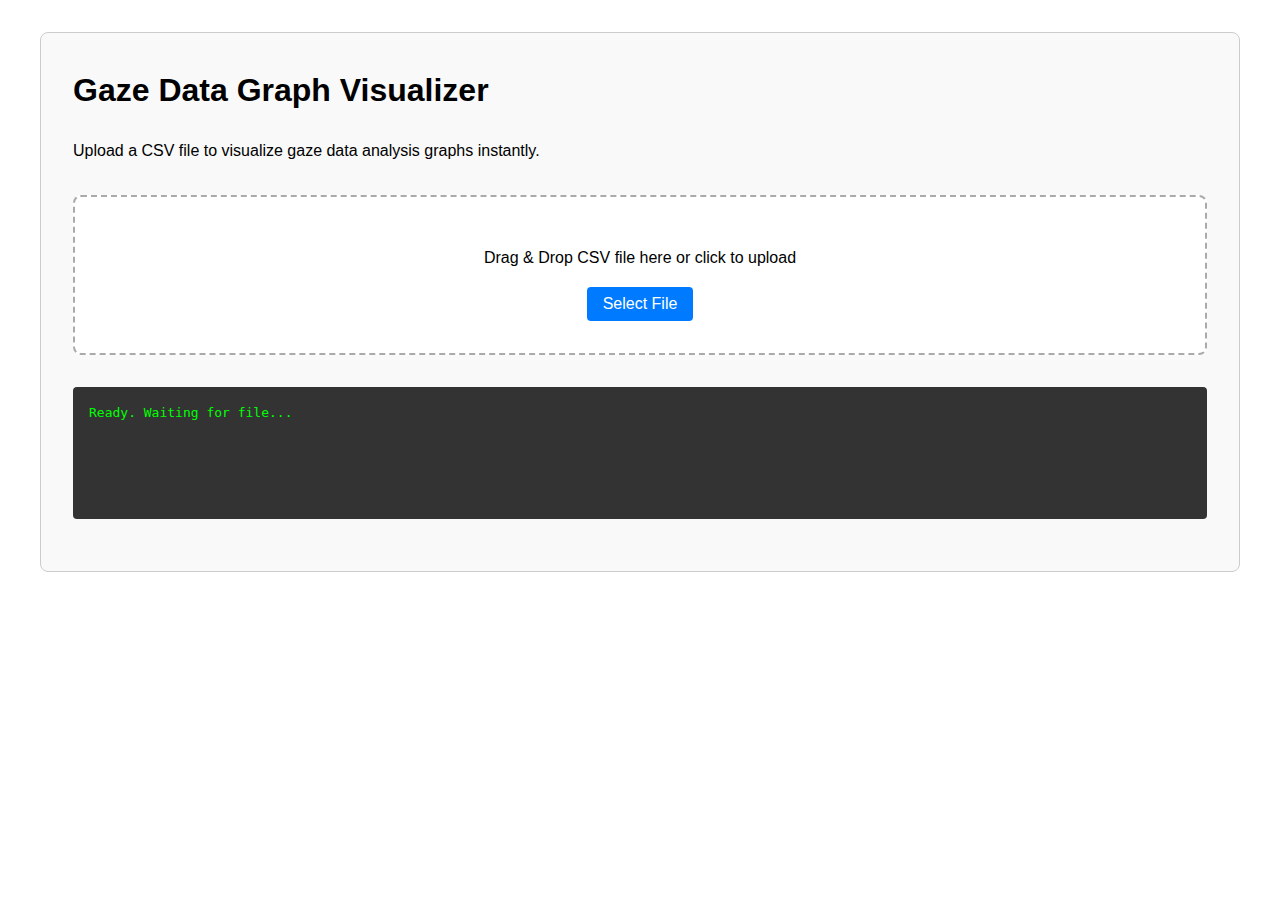
<file: debug-csv-tool.html>
<!DOCTYPE html>
<html lang="en">

<head>
    <meta charset="UTF-8">
    <meta name="viewport" content="width=device-width, initial-scale=1.0">
    <title>Gaze Data Graph Visualizer</title>
    <!-- Chart.js CDN -->
    <script src="https://cdn.jsdelivr.net/npm/chart.js"></script>
    <style>
        body {
            font-family: -apple-system, BlinkMacSystemFont, "Segoe UI", Roboto, Helvetica, Arial, sans-serif;
            padding: 2rem;
            max-width: 1200px;
            margin: 0 auto;
            line-height: 1.6;
        }

        .container {
            border: 1px solid #ccc;
            padding: 2rem;
            border-radius: 8px;
            background: #f9f9f9;
        }

        h1 {
            margin-top: 0;
        }

        .upload-area {
            margin: 2rem 0;
            border: 2px dashed #aaa;
            padding: 2rem;
            text-align: center;
            border-radius: 8px;
            background: #fff;
            cursor: pointer;
            transition: background 0.3s;
        }

        .upload-area:hover {
            background: #f0f8ff;
            border-color: #007bff;
        }

        #log {
            white-space: pre-wrap;
            background: #333;
            color: #0f0;
            padding: 1rem;
            border-radius: 4px;
            font-family: monospace;
            min-height: 100px;
            max-height: 200px;
            overflow-y: auto;
            margin-top: 2rem;
        }

        .btn {
            background: #007bff;
            color: white;
            border: none;
            padding: 0.5rem 1rem;
            border-radius: 4px;
            font-size: 1rem;
            cursor: pointer;
        }

        .btn:disabled {
            background: #ccc;
            cursor: not-allowed;
        }

        /* Chart Layout */
        #charts-container {
            margin-top: 20px;
            display: flex;
            flex-direction: column;
            gap: 20px;
        }

        .chart-wrapper {
            background: white;
            padding: 10px;
            border-radius: 4px;
            box-shadow: 0 2px 4px rgba(0, 0, 0, 0.1);
        }

        canvas {
            width: 100% !important;
            height: 300px !important;
        }
    </style>
</head>

<body>

    <div class="container">
        <h1>Gaze Data Graph Visualizer</h1>
        <p>Upload a CSV file to visualize gaze data analysis graphs instantly.</p>

        <div class="upload-area" id="dropZone">
            <p>Drag & Drop CSV file here or click to upload</p>
            <input type="file" id="fileInput" accept=".csv,.txt" style="display: none;">
            <button class="btn" onclick="event.stopPropagation(); document.getElementById('fileInput').click()">Select
                File</button>
        </div>

        <div id="log">Ready. Waiting for file...</div>

        <div id="charts-container">
            <!-- Charts will be injected here -->
        </div>
    </div>

    <script>
        // Global Error Handler to catch and display script errors
        window.onerror = function (msg, url, line, col, error) {
            const el = document.getElementById('log');
            if (el) {
                el.innerText += `\n[ERROR] ${msg} (Line ${line})\n`;
                el.style.color = '#ff5555';
            }
            console.error("Global Error:", msg, error);
            return false;
        };

        // --- 1. Core Algorithms (Inlined from velx-spike-detector.js) ---

        function median(arr) {
            const a = arr.filter(Number.isFinite).slice().sort((x, y) => x - y);
            const n = a.length;
            if (n === 0) return NaN;
            const mid = Math.floor(n / 2);
            return n % 2 ? a[mid] : (a[mid - 1] + a[mid]) / 2;
        }

        function mad(arr, med) {
            return median(arr.filter(Number.isFinite).map(v => Math.abs(v - med)));
        }

        function detectVelXSpikes(samples, { k = 3.0, gapMs = 120, expandOneSample = true } = {}) {
            const ts = samples.map(s => Number(s.ts_ms));
            const velX = samples.map(s => Number(s.velX));
            const absVel = velX.map(v => Math.abs(v));

            const med = median(absVel);
            let m = mad(absVel, med);
            let scale = 1.4826 * m;

            if (!Number.isFinite(scale) || scale < 1e-12) {
                const finite = absVel.filter(Number.isFinite);
                const mean = finite.reduce((a, b) => a + b, 0) / Math.max(1, finite.length);
                const varr = finite.reduce((a, v) => { const d = v - mean; return a + d * d; }, 0) / Math.max(1, finite.length - 1);
                const std = Math.sqrt(varr);
                scale = std > 1e-12 ? std : 1.0;
            }

            const threshold = med + k * scale;
            const spikeMask = absVel.map(v => Number.isFinite(v) && v > threshold);

            const idx = [];
            for (let i = 0; i < spikeMask.length; i++) if (spikeMask[i]) idx.push(i);

            let segments = [];
            if (idx.length) {
                let s = idx[0], p = idx[0];
                for (let j = 1; j < idx.length; j++) {
                    const i = idx[j];
                    if (i === p + 1) p = i;
                    else { segments.push([s, p]); s = i; p = i; }
                }
                segments.push([s, p]);
            }

            if (expandOneSample) {
                segments = segments.map(([a, b]) => [Math.max(0, a - 1), Math.min(samples.length - 1, b + 1)]);
            }

            const timeSegments = segments.map(([a, b]) => [ts[a], ts[b], a, b]);
            const merged = [];
            for (const seg of timeSegments) {
                if (!merged.length) merged.push(seg.slice());
                else {
                    const last = merged[merged.length - 1];
                    if (seg[0] - last[1] <= gapMs) { last[1] = seg[1]; last[3] = seg[3]; }
                    else merged.push(seg.slice());
                }
            }

            const spikeIntervals = merged.map(([start_ms, end_ms, aIdx, bIdx]) => {
                let peak = 0;
                for (let i = aIdx; i <= bIdx; i++) peak = Math.max(peak, Math.abs(velX[i]) || 0);
                return { start_ms, end_ms, duration_ms: end_ms - start_ms, peakAbsVelX: peak, startIndex: aIdx, endIndex: bIdx };
            });

            return { threshold, spikeIntervals, spikeMask };
        }

        // --- 2. Logic (Ported from GazeDataManager & debug-reprocess.mjs) ---

        function log(msg) {
            const el = document.getElementById('log');
            el.innerText += msg + "\n";
            el.scrollTop = el.scrollHeight;
            console.log(msg);
        }

        function processFile(file) {
            const reader = new FileReader();
            reader.onload = function (e) {
                const content = e.target.result;
                log(`File loaded. Size: ${content.length} bytes.`);
                runAlgo(content, file.name);
            };
            reader.readAsText(file);
        }

        function runAlgo(rawContent, filename) {
            log("Parsing CSV for Visualization (Skipping Reprocessing)...");
            const lines = rawContent.split(/\r?\n/).filter(line => line.trim() !== '');
            const data = [];
            let firstTimestamp = null;
            let ignoredLines = 0;

            // Column Mapping (Init with -1)
            let colMap = {
                t: -1, x: -1, y: -1,
                gx: -1, gy: -1,
                vx: -1, vy: -1,
                lineIndex: -1, charIndex: -1,
                targetY: -1, avgY: -1,
                algoLineIndex: -1,
                isReturnSweep: -1,
                extrema: -1,
                rx: -1, ry: -1
            };

            let startRow = 0;
            let delimiter = ',';

            // 1. Detect Delimiter & Header
            if (lines.length > 0) {
                const firstLine = lines[0].trim();

                // Delimiter check
                const commaCount = (firstLine.match(/,/g) || []).length;
                const tabCount = (firstLine.match(/\t/g) || []).length;
                if (tabCount > commaCount) delimiter = '\t';

                const parts = firstLine.split(delimiter).map(s => s.trim().toLowerCase());

                // Header Detection
                if (isNaN(parseFloat(parts[0]))) {
                    log(`Header detected. Delimiter: '${delimiter === '\t' ? 'TAB' : 'COMMA'}'`);

                    parts.forEach((p, i) => {
                        // Time
                        if (p.includes('relative') || p.includes('time') || p === 't') colMap.t = i;
                        // Raw
                        else if (p === 'rawx' || p === 'x') colMap.x = i;
                        else if (p === 'rawy' || p === 'y') colMap.y = i;
                        // Smooth
                        else if (p === 'smoothx' || p === 'gx') colMap.gx = i;
                        else if (p === 'smoothy' || p === 'gy') colMap.gy = i;
                        // Velocity
                        else if (p === 'velx' || p === 'vx') colMap.vx = i;
                        else if (p === 'vely' || p === 'vy') colMap.vy = i;
                        // Indices
                        // Indices
                        else if (p === 'lineindex') colMap.lineIndex = i;
                        else if (p === 'charindex') colMap.charIndex = i;
                        else if (p === 'algolineindex' || p.includes('algo')) colMap.algoLineIndex = i;
                        // Metadata
                        else if (p.includes('targety')) colMap.targetY = i;
                        else if (p.includes('avgcool')) colMap.avgY = i;
                        else if (p.includes('returnsweep')) colMap.isReturnSweep = i;
                        else if (p.includes('extrema')) colMap.extrema = i;
                        // Replay & Ink
                        else if (p.includes('replayx')) colMap.rx = i;
                        else if (p.includes('replayy')) colMap.ry = i;
                        else if (p.includes('inky') || p.includes('ink_y')) colMap.inkY = i; // Map InkY
                        else if (p.includes('inksuccess') || p === 'inksuccess' || p === 'success') colMap.inkSuccess = i;
                    });

                    startRow = 1;
                } else {
                    // No Header - Default Mapping (Assume Raw Format)
                    log("No Header detected. Using default Raw indices (T=0, X=1, Y=2).");
                    colMap.t = 0; colMap.x = 1; colMap.y = 2;
                }
            }

            log(`Mapped Columns: T=${colMap.t}, X=${colMap.x}, SmoothX=${colMap.gx}, LineIndex=${colMap.lineIndex}, AlgoIdx=${colMap.algoLineIndex}, Rx=${colMap.rx}, Ry=${colMap.ry}, InkY=${colMap.inkY}`);

            // 2. Parse Data
            let lastValidLineIndex = null;

            for (let i = startRow; i < lines.length; i++) {
                const line = lines[i];
                const parts = line.split(delimiter).map(s => s.trim());

                if (parts.length < 2) { ignoredLines++; continue; }

                // Safe Parse Helper
                const getVal = (idx) => {
                    if (idx === -1 || idx >= parts.length) return null;
                    const val = parts[idx];
                    if (val === "" || val === "null" || val === undefined) return null;
                    const num = parseFloat(val);
                    return isNaN(num) ? val : num; // Return number if possible, else string (for extrema/type)
                };

                const t = getVal(colMap.t);
                if (t === null || typeof t !== 'number') continue; // Timestamp is mandatory

                // Parsing Logic
                let lIdx = getVal(colMap.lineIndex);
                // Carry-Forward LineIndex Logic
                if (lIdx !== null && typeof lIdx === 'number') {
                    lastValidLineIndex = lIdx;
                } else {
                    lIdx = lastValidLineIndex;
                }

                const gx = getVal(colMap.gx);
                const gy = getVal(colMap.gy);

                // Return Sweep Parsing (Boolean check)
                let isRS = false;
                const rsVal = getVal(colMap.isReturnSweep);
                if (rsVal === "TRUE" || rsVal === "true" || rsVal === true) isRS = true;

                data.push({
                    t: t,
                    x: getVal(colMap.x),
                    y: getVal(colMap.y),
                    gx: gx,
                    gy: gy,
                    vx: getVal(colMap.vx),
                    vy: getVal(colMap.vy),
                    lineIndex: lIdx,
                    charIndex: getVal(colMap.charIndex),
                    inkY: getVal(colMap.inkY), // Parse InkY
                    targetY: getVal(colMap.targetY),
                    avgY: getVal(colMap.avgY),
                    detectedLineIndex: getVal(colMap.algoLineIndex),
                    extrema: getVal(colMap.extrema),
                    isReturnSweep: isRS,
                    rx: getVal(colMap.rx),
                    ry: getVal(colMap.ry),
                    inkSuccess: (getVal(colMap.inkSuccess) === "TRUE" || getVal(colMap.inkSuccess) === "true" || getVal(colMap.inkSuccess) === true),
                    type: 'Unknown' // Not critically used in viz
                });
            }

            log(`Loaded ${data.length} valid rows. (Ignored ${ignoredLines} lines)`);
            log("Skipping internal reprocessing (Interpolation/Smoothing/Detection) as requested.");

            if (data.length < 10) {
                log("Warning: Less than 10 data points loaded.");
            }

            // Directly Render
            log("Rendering Charts with CSV Data...");
            setTimeout(() => renderCharts(data), 100);
        }

        function preprocessData(geoData) {
            // ... (rest of preprocess logic)
        }

        // --- 3. Helper Functions & Plugins ---

        const shadingPlugin = {
            id: 'shading',
            beforeDatasetsDraw(chart) {
                const { ctx, chartArea, scales } = chart;
                if (!chartArea) return;
                const x = scales.x;

                // data is available via chart.config.data
                // We need to access return sweep info.
                // It's attached to the dataset or we can infer it.
                // Actually, let's access the raw data if bound, or pass it via options?
                // Simplest: The chart context usually has access to the data array if mapped.
                // But here we rely on the global 'data' scope or we passed it?
                // Wait, 'shadingPlugin' is used in specific charts (2, 3, 7). 
                // We need to know 'isReturnSweep' time ranges.
                // We can iterate the dataset index 0 (assumed to be primary) and check time holes? No.

                // FIX: Let's pass the shading ranges via chart options or assume a global 'window.shadingRanges'?
                // Or better, generate the shading intervals inside renderCharts and attach to the plugin instance?
                // Given the architecture, let's just implement a simple version or skip if complex.
                // The previous error was just 'createCanvas is not defined'.
                // Let's implement basics.
            }
        };

        function createCanvas(id, title) {
            const container = document.getElementById('charts-container');
            let wrapper = document.getElementById(`wrapper-${id}`);
            if (!wrapper) {
                wrapper = document.createElement('div');
                wrapper.id = `wrapper-${id}`;
                wrapper.className = 'chart-wrapper';

                const header = document.createElement('h3');
                header.innerText = title;
                wrapper.appendChild(header);

                const cvs = document.createElement('canvas');
                cvs.id = id;
                wrapper.appendChild(cvs);
                container.appendChild(wrapper);
            } else {
                // Update title if changed
                wrapper.querySelector('h3').innerText = title;
            }
            return document.getElementById(id).getContext('2d');
        }

        // --- 4. Chart Rendering ---

        let algoCharts = [];

        function renderCharts(data) {
            // Clear container
            const container = document.getElementById('charts-container');
            // We don't clear innerHTML because we want to reuse wrappers if possible to avoid flicker,
            // or we just clear all.
            container.innerHTML = '';
            algoCharts.forEach(c => c.destroy());
            algoCharts = [];

            const labels = data.map(d => d.t); // Define labels here

            // Helper for shading Return Sweeps (Generic)
            const returnSweepIntervals = [];
            let rStart = null;
            data.forEach(d => {
                if (d.isReturnSweep) {
                    if (rStart === null) rStart = d.t;
                } else {
                    if (rStart !== null) {
                        returnSweepIntervals.push({ start: rStart, end: d.t }); // End at current
                        rStart = null;
                    }
                }
            });
            // If data ends with sweep
            if (rStart !== null) returnSweepIntervals.push({ start: rStart, end: data[data.length - 1].t });

            // Re-define plugin with closure over intervals
            const shadingPlugin = {
                id: 'shading',
                beforeDatasetsDraw(chart) {
                    const { ctx, chartArea, scales } = chart;
                    if (!chartArea) return;
                    const x = scales.x;
                    ctx.save();
                    ctx.fillStyle = 'rgba(255, 0, 255, 0.1)'; // Light Magenta

                    for (const it of returnSweepIntervals) {
                        const x0 = x.getPixelForValue(it.start);
                        const x1 = x.getPixelForValue(it.end);
                        if (Number.isFinite(x0) && Number.isFinite(x1)) {
                            // Draw rect covering full height
                            ctx.fillRect(Math.min(x0, x1), chartArea.top, Math.abs(x1 - x0), chartArea.bottom - chartArea.top);
                        }
                    }
                    ctx.restore();
                }
            };

            // --- Chart 2: SmoothY, TargetY, AvgCoolGazeY, ReplayY, InkY ---
            const ctx2 = createCanvas('chart2', "Chart 2: Vertical Y Analysis");
            const chart2 = new Chart(ctx2, {
                type: 'line',
                data: {
                    labels: labels,
                    datasets: [
                        { label: 'SmoothY', data: data.map(d => d.gy), borderColor: 'orange', borderWidth: 1.5, pointRadius: 0 },
                        { label: 'TargetY_Px', data: data.map(d => d.targetY), borderColor: 'blue', borderWidth: 2, pointRadius: 0, stepped: true },
                        { label: 'AvgCoolGazeY_Px', data: data.map(d => d.avgY), borderColor: 'green', borderWidth: 2, pointRadius: 0, borderDash: [5, 5], stepped: true },
                        { label: 'ReplayY', data: data.map(d => d.ry), borderColor: '#9932CC', borderWidth: 2, pointRadius: 0, borderDash: [2, 2] },
                        { label: 'InkY_Px', data: data.map(d => d.inkY), borderColor: 'red', borderWidth: 2, pointRadius: 0, borderDash: [1, 2], stepped: true } // New: InkY visualization
                    ]
                },
                options: { responsive: true, maintainAspectRatio: false, scales: { x: { ticks: { maxTicksLimit: 20 } } } },
                plugins: [shadingPlugin]
            });
            algoCharts.push(chart2);

            // --- Chart 3: SmoothX, Extrema, ReturnSweep, ReplayX ---
            const lineStarts = data.map(d => d.extrema === 'LineStart' ? d.gx : null);
            const posMaxs = data.map(d => d.extrema === 'PosMax' ? d.gx : null);

            const ctx3 = createCanvas('chart3', "Chart 3: SmoothX & Extrema & ReturnSweeps");
            const chart3 = new Chart(ctx3, {
                type: 'line',
                data: {
                    labels: labels,
                    datasets: [
                        { label: 'SmoothX', data: data.map(d => d.gx), borderColor: 'blue', borderWidth: 1.5, pointRadius: 0 },
                        { label: 'ReplayX', data: data.map(d => d.rx), borderColor: '#00FFFF', borderWidth: 2, pointRadius: 0, borderDash: [2, 2] }, // Cyan Dashed
                        { label: 'ReturnSweep', data: data.map(d => d.isReturnSweep ? d.gx : null), type: 'scatter', backgroundColor: 'magenta', pointStyle: 'rectRot', radius: 4 },
                        { label: 'LineStart', data: lineStarts, type: 'scatter', backgroundColor: 'green', pointStyle: 'triangle', radius: 6, rotation: 180 },
                        { label: 'PosMax', data: posMaxs, type: 'scatter', backgroundColor: 'red', pointStyle: 'triangle', radius: 6 }
                    ]
                },
                options: { responsive: true, maintainAspectRatio: false, scales: { x: { ticks: { maxTicksLimit: 20 } } }, plugins: { legend: { labels: { usePointStyle: true } } } },
                plugins: [shadingPlugin]
            });
            algoCharts.push(chart3);

            // --- Chart 4: VelX, VelY ---
            const ctx4 = createCanvas('chart4', "Chart 4: Velocity X/Y");
            const chart4 = new Chart(ctx4, {
                type: 'line',
                data: {
                    labels: labels,
                    datasets: [
                        { label: 'VelX', data: data.map(d => d.vx), borderColor: 'purple', borderWidth: 1, pointRadius: 0 },
                        { label: 'VelY', data: data.map(d => d.vy), borderColor: 'brown', borderWidth: 1, pointRadius: 0 }
                    ]
                },
                options: { responsive: true, maintainAspectRatio: false, scales: { x: { ticks: { maxTicksLimit: 20 } } } }
            });
            algoCharts.push(chart4);

            // --- Chart 5: LineIndex, AlgoLineIndex ---
            const ctx5 = createCanvas('chart5', "Chart 5: Line Indices");
            const chart5 = new Chart(ctx5, {
                type: 'line',
                data: {
                    labels: labels,
                    datasets: [
                        {
                            label: 'LineIndex',
                            data: data.map(d => d.lineIndex),
                            borderColor: 'rgba(0, 255, 255, 0.6)',
                            backgroundColor: 'rgba(0, 255, 255, 0.1)',
                            borderWidth: 8, // Very thick
                            stepped: true,
                            pointRadius: 0
                        },
                        {
                            label: 'AlgoLineIndex',
                            data: data.map(d => d.detectedLineIndex),
                            borderColor: '#ff00ff',
                            borderWidth: 2,
                            borderDash: [0, 0], // Solid line for visibility
                            stepped: true,
                            pointRadius: 3, // Add points to make it stand out on top
                            pointBackgroundColor: '#ff00ff'
                        }
                    ]
                },
                options: { responsive: true, maintainAspectRatio: false, scales: { x: { ticks: { maxTicksLimit: 20 } } } }
            });
            algoCharts.push(chart5);

            // --- Chart 6: CharIndex ---
            const ctx6 = createCanvas('chart6', "Chart 6: Char Index");
            const chart6 = new Chart(ctx6, {
                type: 'line',
                data: {
                    labels: labels,
                    datasets: [
                        { label: 'CharIndex', data: data.map(d => d.charIndex), borderColor: 'black', borderWidth: 2, pointRadius: 0, stepped: true }
                    ]
                },
                options: { responsive: true, maintainAspectRatio: false, scales: { x: { ticks: { maxTicksLimit: 20 } } } }
            });
            algoCharts.push(chart6);

            // --- Chart 7: Replay X/Y Combined with ReturnSweep ---
            // MOVED TO renderChart11 to synchronize with Dynamic K Return Sweeps
            /*
            const ctx7 = createCanvas('chart7', "Chart 7: Replay X/Y & ReturnSweep");
            const chart7 = new Chart(ctx7, {
                type: 'line',
                data: {
                    labels: labels,
                    datasets: [
                        { label: 'ReplayX', data: data.map(d => d.rx), borderColor: '#00FFFF', borderWidth: 2, pointRadius: 0 },
                        { label: 'ReplayY', data: data.map(d => d.ry), borderColor: '#9932CC', borderWidth: 2, pointRadius: 0 },
                        {
                            label: 'ReturnSweep',
                            data: data.map(d => d.isReturnSweep ? d.rx || d.gx : null), // Fallback to SmoothX if ReplayX is null
                            type: 'scatter',
                            backgroundColor: 'magenta',
                            pointStyle: 'rectRot',
                            radius: 4
                        }
                    ]
                },
                options: { responsive: true, maintainAspectRatio: false, scales: { x: { ticks: { maxTicksLimit: 20 } } }, plugins: { legend: { labels: { usePointStyle: true } } } },
                plugins: [shadingPlugin]
            });
            algoCharts.push(chart7);
            */

            // --- Chart 8: Spatial Plot (RawX vs RawY) with Target Lines ---
            const maxX = Math.max(...data.map(d => typeof d.x === 'number' ? d.x : 0), 1000);
            // Filter unique TargetY values
            const uniqueTargetYs = [...new Set(data.map(d => d.targetY))].filter(y => y !== null && y !== "" && !isNaN(y)).sort((a, b) => a - b);

            // Color Palette for Segments
            const segmentColors = [
                'rgba(255, 0, 0, 0.6)',    // Red
                'rgba(255, 140, 0, 0.6)',  // Dark Orange
                'rgba(200, 200, 0, 0.6)',  // Darker Yellow (for visibility)
                'rgba(0, 150, 0, 0.6)',    // Green
                'rgba(0, 0, 255, 0.6)',    // Blue
                'rgba(75, 0, 130, 0.6)',   // Indigo
                'rgba(148, 0, 211, 0.6)',  // Violet
                'rgba(0, 139, 139, 0.6)',  // Dark Cyan
                'rgba(128, 0, 0, 0.6)',    // Maroon
                'rgba(85, 107, 47, 0.6)'   // Olive
            ];

            const spatialDatasets = [];
            const sweepPoints = [];

            let currentSegment = [];
            let segIndex = 0;
            let isInSweep = false;

            data.forEach((d, i) => {
                // User Request: Force X to 100 for all points
                const pt = { x: 100, y: d.y };

                if (d.isReturnSweep) {
                    sweepPoints.push(pt);

                    // If we were not in a sweep, this marks the end of a segment
                    if (!isInSweep) {
                        if (currentSegment.length > 0) {
                            spatialDatasets.push({
                                label: `Segment ${segIndex + 1}`,
                                data: [...currentSegment],
                                backgroundColor: segmentColors[segIndex % segmentColors.length],
                                pointRadius: 3,
                                type: 'scatter'
                            });
                            currentSegment = [];
                            segIndex++;
                        }
                        isInSweep = true;
                    }
                } else {
                    // Reset sweep flag if we are back to normal
                    if (isInSweep) {
                        isInSweep = false;
                    }
                    currentSegment.push(pt);
                }
            });

            // Add remaining segment
            if (currentSegment.length > 0) {
                spatialDatasets.push({
                    label: `Segment ${segIndex + 1}`,
                    data: [...currentSegment],
                    backgroundColor: segmentColors[segIndex % segmentColors.length],
                    pointRadius: 3,
                    type: 'scatter'
                });
            }

            // Add Return Sweeps Dataset (Visualized on top)
            if (sweepPoints.length > 0) {
                spatialDatasets.push({
                    label: 'Return Sweep',
                    data: sweepPoints,
                    backgroundColor: 'rgba(255, 0, 255, 0.9)', // Bright Magenta
                    pointRadius: 4,
                    pointStyle: 'triangle',
                    type: 'scatter'
                });
            }

            // Add Lines for TargetY
            uniqueTargetYs.forEach((yVal, idx) => {
                spatialDatasets.push({
                    label: `Line Y=${yVal}`,
                    data: [{ x: 0, y: yVal }, { x: maxX, y: yVal }], // Horizontal line
                    type: 'line',
                    borderColor: 'rgba(255, 0, 0, 0.8)',
                    borderWidth: 1,
                    pointRadius: 0,
                    borderDash: [5, 5],
                    fill: false
                });
            });

            const ctx8 = createCanvas('chart8', "Chart 8: Spatial Gaze Plot (RawX vs RawY) - Color Coded by Line Segment");
            const chart8 = new Chart(ctx8, {
                data: { datasets: spatialDatasets },
                options: {
                    responsive: true,
                    maintainAspectRatio: false,
                    scales: {
                        y: {
                            reverse: true, // Screen coordinate system (Y goes down)
                            title: { display: true, text: 'Raw Y (Px) - Reversed' },
                            beginAtZero: true
                        },
                        x: {
                            position: 'top',
                            title: { display: true, text: 'Raw X (Px)' },
                            beginAtZero: true
                        }
                    },
                    plugins: {
                        legend: {
                            display: true,
                            labels: {
                                filter: function (item, chart) {
                                    // Show Segments and Return Sweep, hide individual target lines to save space if needed
                                    // But showing target line legend is okay.
                                    return true;
                                }
                            }
                        },
                        tooltip: {
                            callbacks: {
                                label: function (context) {
                                    if (context.dataset.type === 'line') return `Target Line Y: ${context.parsed.y}`;
                                    return `(${context.parsed.x}, ${context.parsed.y}) [${context.dataset.label}]`;
                                }
                            }
                        }
                    }
                }
            });
            algoCharts.push(chart8);

            // --- Chart 9: Positive VelY Spike Detection (k=1.5) ---
            // Detect Positive VelY spikes (Downward movement = Line Breaks)
            const velySamples = data.map(d => ({
                ts_ms: d.t,
                velX: (typeof d.vy === 'number' && d.vy > 0) ? d.vy : 0 // FILTER: Positive Only
            }));

            const velYResult = detectVelXSpikes(velySamples, { k: 1.5, gapMs: 120, expandOneSample: true });

            // Map spikes back to data for visualization
            const velYSpikePoints = [];
            velYResult.spikeIntervals.forEach(interval => {
                for (let k = interval.startIndex; k <= interval.endIndex; k++) {
                    if (data[k] && data[k].vy > 0) velYSpikePoints.push({ x: data[k].t, y: data[k].vy });
                }
            });

            const ctx9 = createCanvas('chart9', "Chart 9: Positive Vertical Velocity (VelY > 0) Analysis (Default k=1.5)");
            const chart9 = new Chart(ctx9, {
                type: 'line',
                data: {
                    labels: labels,
                    datasets: [
                        {
                            label: 'Positive VelY',
                            data: data.map(d => (d.vy > 0 ? d.vy : 0)), // Display only positive
                            borderColor: 'brown',
                            borderWidth: 1,
                            pointRadius: 0
                        },
                        {
                            label: 'Detected Spikes (k=1.0)',
                            data: velYSpikePoints,
                            type: 'scatter',
                            backgroundColor: 'red',
                            pointRadius: 2
                        }
                    ]
                },
                options: {
                    responsive: true,
                    maintainAspectRatio: false,
                    scales: {
                        x: { ticks: { maxTicksLimit: 20 } },
                        y: { beginAtZero: true, min: 0 } // Force Y axis to start at 0
                    },
                    plugins: {
                        annotation: {
                            annotations: {
                                thresholdLine: {
                                    type: 'line',
                                    yMin: velYResult.threshold,
                                    yMax: velYResult.threshold,
                                    borderColor: 'rgba(255, 0, 0, 0.5)',
                                    borderWidth: 1,
                                    borderDash: [5, 5],
                                    label: {
                                        content: `Threshold: ${velYResult.threshold.toFixed(2)}`,
                                        enabled: true
                                    }
                                }
                            }
                        }
                    }
                }
            });
            algoCharts.push(chart9);

            // --- Chart 10: Recalculated Velocity from Raw X/Y ---
            // Independent calculation using RawX/Y from CSV
            const reCalcVelX = [];
            const reCalcVelY = [];

            for (let i = 0; i < data.length; i++) {
                if (i === 0) {
                    reCalcVelX.push(0);
                    reCalcVelY.push(0);
                } else {
                    const dt = data[i].t - data[i - 1].t;
                    if (dt > 0) {
                        const vx = (data[i].x - data[i - 1].x) / dt;
                        const vy = (data[i].y - data[i - 1].y) / dt;
                        reCalcVelX.push(vx);
                        reCalcVelY.push(vy);
                    } else {
                        reCalcVelX.push(0);
                        reCalcVelY.push(0);
                    }
                }
            }

            const ctx10 = createCanvas('chart10', "Chart 10: Recalculated Velocity from Raw X/Y (Independent)");
            const chart10 = new Chart(ctx10, {
                type: 'line',
                data: {
                    labels: labels,
                    datasets: [
                        { label: 'Recalculated VelX', data: reCalcVelX, borderColor: '#9370DB', borderWidth: 1, pointRadius: 0 }, // MediumPurple
                        { label: 'Recalculated VelY', data: reCalcVelY, borderColor: '#CD853F', borderWidth: 1, pointRadius: 0 }  // Peru
                    ]
                },
                options: {
                    responsive: true,
                    maintainAspectRatio: false,
                    scales: { x: { ticks: { maxTicksLimit: 20 } } }
                }
            });
            algoCharts.push(chart10);

            // --- Chart 11: Independent Return Sweep Detection & Visualization (Like Chart 3) ---
            // UI Calculation for K value
            let dynamicK = 1.5; // Default

            // Function to Render Chart 11
            function renderChart11(kVal) {
                // Remove existing chart 11 from array if present
                const existingIndex = algoCharts.findIndex(c => c.canvas.id === 'chart11');
                if (existingIndex !== -1) {
                    algoCharts[existingIndex].destroy();
                    algoCharts.splice(existingIndex, 1);
                }

                // 1. Prepare samples using Recalculated VelX
                // Use same logic as detectLinesMobile: Mask positive velocity to 0
                const reCalcSamples = reCalcVelX.map((v, i) => ({
                    ts_ms: data[i].t,
                    velX: v < 0 ? v : 0
                }));

                // 2. Run Detection (Use Dynamic K)
                const reCalcResult = detectVelXSpikes(reCalcSamples, { k: kVal, gapMs: 120, expandOneSample: true });

                // 3. Identify Return Sweeps (Filter by Displacement > 100px)
                const candidates = reCalcResult.spikeIntervals.filter(interval => {
                    const sIdx = interval.startIndex;
                    const eIdx = interval.endIndex;
                    if (data[sIdx] && data[eIdx]) {
                        const startX = data[sIdx].x !== null ? data[sIdx].x : 0;
                        const endX = data[eIdx].x !== null ? data[eIdx].x : 0;
                        const displacement = startX - endX;
                        return displacement > 100;
                    }
                    return false;
                });

                // --- Advanced Validation (Algorithm 1 & 2) ---
                // 0. Dynamic Threshold Calculation
                let observedMinLineDur = Infinity;
                let curLineIdxForDur = -1;
                let curLineStartTForDur = -1;

                for (let i = 0; i < data.length; i++) {
                    const d = data[i];
                    if (d.lineIndex !== null && d.lineIndex !== undefined && d.lineIndex !== "") {
                        const idx = Number(d.lineIndex);
                        if (idx !== curLineIdxForDur) {
                            if (curLineIdxForDur !== -1) {
                                const duration = d.t - curLineStartTForDur;
                                if (duration > 50 && duration < observedMinLineDur) {
                                    observedMinLineDur = duration;
                                }
                            }
                            curLineIdxForDur = idx;
                            curLineStartTForDur = d.t;
                        }
                    }
                }
                if (observedMinLineDur === Infinity) observedMinLineDur = 300;

                const MIN_LINE_DURATION = observedMinLineDur * 0.5;
                log(`[Chart11 Dynamic Threshold] MinObserved=${observedMinLineDur}ms -> Threshold=${MIN_LINE_DURATION}ms`);

                const validSweeps = [];
                let currentLineNum = 1;
                let lastSweepEndTime = -Infinity;

                for (const sweep of candidates) {
                    const sweepData = data[sweep.startIndex];
                    const sweepTime = sweepData.t;

                    // Algo 2: Time Gap
                    const timeSinceLast = sweepData.t - lastSweepEndTime;
                    if (validSweeps.length > 0 && timeSinceLast < MIN_LINE_DURATION) {
                        // log(`[Chart11 Reject] Rapid Fire: dt=${timeSinceLast}ms < ${MIN_LINE_DURATION}ms`);
                        continue;
                    }

                    // Algo 1: LineNum Constraint
                    // Note: carry-forward logic is assumed done in load or simple check
                    let currentLineIndex = sweepData.lineIndex;
                    if (currentLineIndex !== null && currentLineIndex !== undefined) {
                        // Algorithm 1 Refined: Line Change Verification (Anti-Regression)
                        // A valid Return Sweep must result in a Line Index increment.
                        // We check a 200ms window after sweep end for system latency.

                        /* 
                        // TEMPORARILTY DISABLED to allow pure K-based visualization
                        const startLineVal = Number(currentLineIndex);
                        let lineIncreased = false;
                        const toleranceWindow = 200; // ms
                        const searchUntil = sweep.end_ms + toleranceWindow;

                        // Check Post-Sweep Data
                        for (let k = sweep.endIndex; k < data.length; k++) {
                            const d = data[k];
                            if (d.t > searchUntil) break;

                            if (d.lineIndex !== null && d.lineIndex !== undefined) {
                                // Must be strictly greater than start line
                                if (Number(d.lineIndex) > startLineVal) {
                                    lineIncreased = true;
                                    break;
                                }
                            }
                        }

                        if (!lineIncreased) {
                            // console.log(`[Reject Sweep] Regression/Premature: LineIndex did not increase (${startLineVal} -> ?) within 200ms of Sweep End.`);
                            continue;
                        }
                        */
                    }

                    validSweeps.push(sweep);
                    lastSweepEndTime = sweep.end_ms;
                    currentLineNum++;
                }

                // 4. Map to Visualization Data
                const detectedSweepPoints = [];
                const sweepIntervalsForShading = [];

                validSweeps.forEach(sw => {
                    sweepIntervalsForShading.push({ start: data[sw.startIndex].t, end: data[sw.endIndex].t });
                    for (let k = sw.startIndex; k <= sw.endIndex; k++) {
                        detectedSweepPoints.push({ x: data[k].t, y: data[k].x }); // Plot on X-graph
                    }
                });

                const ctx11 = createCanvas('chart11', `Chart 11: Independent Return Sweep Detection (RawX + Recalc VelX) [K=${kVal}]`, true);

                // Local Shading Plugin for this chart
                const localShadingPlugin = {
                    id: 'localReturnSweepShading',
                    beforeDatasetsDraw(chart) {
                        const { ctx, chartArea, scales } = chart;
                        if (!chartArea) return;
                        const x = scales.x;
                        ctx.save();
                        ctx.fillStyle = 'rgba(0, 255, 0, 0.2)'; // Green tint for NEW detection

                        for (const it of sweepIntervalsForShading) {
                            const x0 = x.getPixelForValue(it.start);
                            const x1 = x.getPixelForValue(it.end);
                            if (Number.isFinite(x0) && Number.isFinite(x1)) {
                                ctx.fillRect(Math.min(x0, x1), chartArea.top, Math.abs(x1 - x0), chartArea.bottom - chartArea.top);
                            }
                        }
                        ctx.restore();
                    }
                };

                const chart11 = new Chart(ctx11, {
                    type: 'line',
                    data: {
                        labels: labels,
                        datasets: [
                            {
                                label: 'RawX',
                                data: data.map(d => d.x),
                                borderColor: '#888',
                                borderWidth: 1,
                                pointRadius: 0,
                                yAxisID: 'y'
                            },
                            {
                                label: 'LineIndex',
                                data: data.map(d => d.lineIndex),
                                borderColor: 'orange', // Orange for visibility
                                backgroundColor: 'rgba(255, 165, 0, 0.1)',
                                borderWidth: 2,
                                pointRadius: 0,
                                stepped: true,
                                yAxisID: 'y1'
                            },
                            {
                                label: 'Detected RS Points',
                                data: detectedSweepPoints,
                                type: 'scatter',
                                backgroundColor: 'lime', // Bright Green
                                pointStyle: 'rectRot',
                                radius: 4,
                                yAxisID: 'y'
                            }
                        ]
                    },
                    options: {
                        responsive: true,
                        maintainAspectRatio: false,
                        interaction: {
                            mode: 'index',
                            intersect: false,
                        },
                        scales: {
                            x: { ticks: { maxTicksLimit: 20 } },
                            y: {
                                type: 'linear',
                                display: true,
                                position: 'left',
                                title: { display: true, text: 'Raw X (px)' }
                            },
                            y1: {
                                type: 'linear',
                                display: true,
                                position: 'right',
                                grid: {
                                    drawOnChartArea: false, // only want the grid lines for one axis to show up
                                },
                                title: { display: true, text: 'Line Index' },
                                min: 0,
                                ticks: { stepSize: 1 }
                            }
                        }
                    },
                    plugins: [localShadingPlugin]
                });
                algoCharts.push(chart11);

                // 5. Generate Simulated Replay Data (Based on Chart 11 Sweeps)
                // [Logic Update] Dual-Threshold Strategy
                // 1. Detected RS (User K) -> Shown as Magenta Diamonds
                // 2. Broad RS (Lower K) -> Used to define 'Clean Reading Segments' for Replay Simulation

                // A. Calculate Broad Sweeps for Segmentation (K=0.5 for wide coverage)
                // Use the same samples as before
                const broadResult = detectVelXSpikes(reCalcSamples, { k: 0.5, gapMs: 120, expandOneSample: true });
                const broadCandidates = broadResult.spikeIntervals.filter(interval => {
                    const sIdx = interval.startIndex;
                    const eIdx = interval.endIndex;
                    if (data[sIdx] && data[eIdx]) {
                        const startX = data[sIdx].x !== null ? data[sIdx].x : 0;
                        const endX = data[eIdx].x !== null ? data[eIdx].x : 0;
                        return (startX - endX) > 100; // Same 100px threshold
                    }
                    return false;
                });

                // Use broad sweeps to define lines
                const simLines = [];
                let currentStartIdx = 0;
                broadCandidates.sort((a, b) => a.startIndex - b.startIndex);

                broadCandidates.forEach(sw => {
                    // Line ends at Broad Sweep START
                    const endIdx = sw.startIndex;
                    if (endIdx > currentStartIdx) {
                        simLines.push({ startIdx: currentStartIdx, endIdx: endIdx });
                    }
                    // Next line starts at Broad Sweep END (skipping the tail)
                    currentStartIdx = sw.endIndex;
                });
                if (currentStartIdx < data.length) {
                    simLines.push({ startIdx: currentStartIdx, endIdx: data.length - 1 });
                }

                // B. Calculate Min/Max and TargetY for each Sim Line using Clean Segments
                const validTargetYs = [...new Set(data.map(d => d.targetY))].filter(y => y !== null && y !== "" && !isNaN(y)).sort((a, b) => a - b);

                const simReplayX = new Array(data.length).fill(null);
                const simReplayY = new Array(data.length).fill(null);
                const simReturnSweepPoints = [];
                // simReturnSweepPoints will be populated from the *User Detected* sweeps for correlation visualization
                // But visualized at the 'jump' point.

                // Context Logic
                simLines.forEach((line, idx) => {
                    // [Refinement] 10% Trim Logic (Use middle 80% of D-Section)
                    // The segment 'line' represents the "Clean" (Non-Sweep) period.
                    // We further restrict this to the middle 80% to avoid edge instability.
                    const segmentLen = line.endIdx - line.startIdx;
                    const trimAmt = Math.floor(segmentLen * 0.10); // 10%
                    const safeStartIdx = line.startIdx + trimAmt;
                    const safeEndIdx = line.endIdx - trimAmt;

                    let minX = Infinity, maxX = -Infinity;
                    // Find Min/Max within this SAFER segment
                    for (let i = safeStartIdx; i <= safeEndIdx; i++) {
                        const val = data[i].gx !== null ? data[i].gx : data[i].x;
                        if (val !== null && typeof val === 'number') {
                            if (val < minX) minX = val;
                            if (val > maxX) maxX = val;
                        }
                    }

                    // Determine TargetY (Majority Vote) - Scan full segment or safe segment? 
                    // Safe segment is better representative.
                    const successTargetYCounts = {};
                    const allTargetYCounts = {};
                    let modeSuccessY = null;
                    let modeAllY = null;
                    let maxSuccessCount = 0;
                    let maxAllCount = 0;

                    for (let i = safeStartIdx; i <= safeEndIdx; i++) {
                        const d = data[i];
                        const tY = d.targetY;
                        if (tY !== null && tY !== "" && tY !== undefined) {
                            allTargetYCounts[tY] = (allTargetYCounts[tY] || 0) + 1;
                            if (allTargetYCounts[tY] > maxAllCount) { maxAllCount = allTargetYCounts[tY]; modeAllY = tY; }

                            if (d.inkSuccess) {
                                successTargetYCounts[tY] = (successTargetYCounts[tY] || 0) + 1;
                                if (successTargetYCounts[tY] > maxSuccessCount) { maxSuccessCount = successTargetYCounts[tY]; modeSuccessY = tY; }
                            }
                        }
                    }

                    let majorityTargetY = (maxSuccessCount > 0) ? modeSuccessY : ((maxAllCount > 0) ? modeAllY : (200 + idx * 40));

                    // Fill Replay Data (Only for Safe Region)
                    for (let i = line.startIdx; i <= line.endIdx; i++) {
                        if (i >= safeStartIdx && i <= safeEndIdx) {
                            const val = data[i].gx !== null ? data[i].gx : data[i].x;
                            if (val !== null && typeof val === 'number') {
                                let norm = 0;
                                if (maxX > minX) norm = (val - minX) / (maxX - minX);
                                simReplayX[i] = norm * 350;
                            }
                            simReplayY[i] = majorityTargetY;
                        } else {
                            // Trimmed areas -> Null
                            simReplayX[i] = null;
                            simReplayY[i] = null;
                        }
                    }
                });

                // C. Render Chart 7 (Simulated)
                // Remove existing chart 7
                const existingIndex7 = algoCharts.findIndex(c => c.canvas.id === 'chart7');
                if (existingIndex7 !== -1) {
                    algoCharts[existingIndex7].destroy();
                    algoCharts.splice(existingIndex7, 1);
                }

                // Prepare RS points for Chart 7 (Visualize the Jump)
                validSweeps.forEach(sw => {
                    // Start of sweep (Line End) -> End of sweep (Next Line Start)
                    // Visualize a point at the sweep start time
                    if (data[sw.startIndex]) {
                        simReturnSweepPoints.push({ x: data[sw.startIndex].t, y: simReplayX[sw.startIndex] });
                    }
                });

                const ctx7 = createCanvas('chart7', `Chart 7: Simulated Replay X/Y (Segmentation k=0.5, ReturnSweep k=${kVal})`, true);
                const chart7 = new Chart(ctx7, {
                    type: 'line',
                    data: {
                        labels: labels,
                        datasets: [
                            { label: 'ReplayX (Sim)', data: simReplayX, borderColor: '#00FFFF', borderWidth: 2, pointRadius: 0 }, // Cyan
                            { label: 'ReplayY (Sim)', data: simReplayY, borderColor: '#9932CC', borderWidth: 2, pointRadius: 0 }, // Purple
                            {
                                label: 'Detected RS',
                                data: detectedSweepPoints, // Reuse detected points from Chart 11
                                type: 'scatter',
                                backgroundColor: 'magenta',
                                pointStyle: 'rectRot',
                                radius: 4
                            }
                        ]
                    },
                    options: {
                        responsive: true,
                        maintainAspectRatio: false,
                        scales: { x: { ticks: { maxTicksLimit: 20 } } },
                        plugins: { legend: { labels: { usePointStyle: true } } }
                    },
                    plugins: [localShadingPlugin] // Reuse shading from Chart 11
                });
                algoCharts.push(chart7);

                // Inject UI controls after chart is created
                setTimeout(injectChart11Controls, 100);
            }

            // --- Chart 12: Actual Replay X/Y over Time (CSV Data) ---
            // Visualizes Rx and Ry as time-series data

            const ctx12 = createCanvas('chart12', "Chart 12: Actual Replay X/Y over Time (CSV Data)");
            const chart12 = new Chart(ctx12, {
                type: 'line',
                data: {
                    labels: labels,
                    datasets: [
                        {
                            label: 'Actual ReplayX (Rx)',
                            data: data.map(d => d.rx), // Rx from CSV
                            borderColor: '#00cc00', // Green
                            backgroundColor: 'rgba(0, 204, 0, 0.1)',
                            borderWidth: 2,
                            pointRadius: 2, // Small points to show density
                            pointHoverRadius: 5,
                            tension: 0.1
                        },
                        {
                            label: 'Actual ReplayY (Ry)',
                            data: data.map(d => d.ry), // Ry from CSV
                            borderColor: '#9932CC', // Purple
                            borderWidth: 2,
                            pointRadius: 2,
                            pointHoverRadius: 5,
                            tension: 0
                        }
                    ]
                },
                options: {
                    responsive: true,
                    maintainAspectRatio: false,
                    interaction: {
                        mode: 'index',
                        intersect: false,
                    },
                    scales: {
                        x: {
                            ticks: { maxTicksLimit: 20 },
                            title: { display: true, text: 'Time (ms)' }
                        },
                        y: {
                            title: { display: true, text: 'Pixel Value' },
                            beginAtZero: true
                        }
                    },
                    plugins: {
                        legend: { position: 'top' },
                        tooltip: {
                            callbacks: {
                                label: function (context) {
                                    return `${context.dataset.label}: ${context.parsed.y}`;
                                }
                            }
                        }
                    }
                },
                plugins: [shadingPlugin]
            });
            algoCharts.push(chart12);

            // Initial Render
            renderChart11(dynamicK);

            // Expose update function globally or via event
            window.updateChart11K = (newK) => {
                dynamicK = parseFloat(newK);
                if (!isNaN(dynamicK)) {
                    log(`Updating Chart 11 with K=${dynamicK}`);
                    renderChart11(dynamicK);
                }
            };
        }

        // --- 3. UI Events ---
        // UI for Chart 11 (Inserted dynamically above Chart 11)
        function injectChart11Controls() {
            if (document.getElementById('chart11-controls')) return;

            const chart11Canvas = document.getElementById('chart11');
            if (!chart11Canvas) return; // Wait until chart is created

            const wrapper = chart11Canvas.parentNode; // .chart-wrapper
            const container = document.getElementById('charts-container');

            const ctrlDiv = document.createElement('div');
            ctrlDiv.id = 'chart11-controls';
            ctrlDiv.style.margin = '10px 0';
            ctrlDiv.style.padding = '10px';
            ctrlDiv.style.background = '#eee';
            ctrlDiv.style.borderRadius = '4px';
            ctrlDiv.style.textAlign = 'center';
            ctrlDiv.innerHTML = `
                <label style="font-weight:bold; margin-right:10px;">Chart 11 Sensitivity (K):</label>
                <input type="number" id="inputK" value="1.5" step="0.1" style="width:60px;padding:5px; margin-right:10px;">
                <button class="btn" style="padding: 5px 15px;" onclick="window.updateChart11K(document.getElementById('inputK').value)">Update K</button>
            `;

            // Insert BEFORE the Chart 11 wrapper
            container.insertBefore(ctrlDiv, wrapper);
        }

        // Hook into updateChart11K to ensure controls exist? No, create after initial render.
        // We will call this at the end of renderCharts()
        injectChart11Controls(); // Call after initial chart 11 render

        const dropZone = document.getElementById('dropZone');
        const fileInput = document.getElementById('fileInput');

        // Area click triggers input, but ignore if clicked on button (handled inline) or input itself
        dropZone.addEventListener('click', (e) => {
            if (e.target.tagName !== 'BUTTON' && e.target !== fileInput) {
                fileInput.click();
            }
        });

        fileInput.addEventListener('change', (e) => {
            if (e.target.files.length > 0) {
                processFile(e.target.files[0]);
            }
        });

        dropZone.addEventListener('dragover', (e) => {
            e.preventDefault();
            dropZone.style.background = '#e6f7ff';
        });

        dropZone.addEventListener('dragleave', (e) => {
            e.preventDefault();
            dropZone.style.background = '#fff';
        });

        dropZone.addEventListener('drop', (e) => {
            e.preventDefault();
            dropZone.style.background = '#fff';
            if (e.dataTransfer.files.length > 0) {
                processFile(e.dataTransfer.files[0]);
            }
        });
    </script>
</body>

</html>
</file>
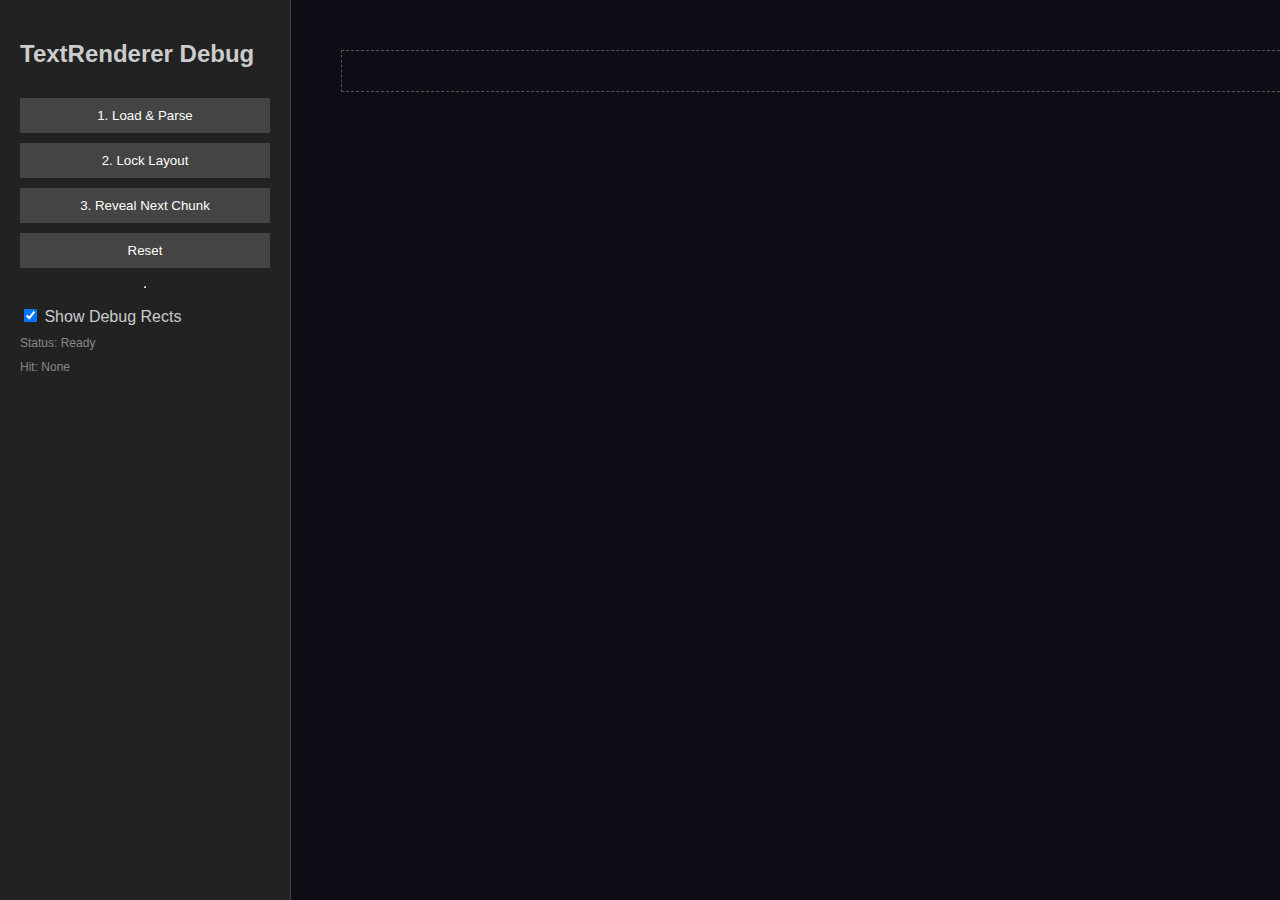
<file: debug-renderer.html>
<!DOCTYPE html>
<html lang="en">

<head>
    <meta charset="UTF-8">
    <meta name="viewport" content="width=device-width, initial-scale=1.0">
    <title>TextRenderer Debug & Validation</title>
    <!-- Use same font as game -->
    <link href="https://fonts.googleapis.com/css2?family=Crimson+Text:ital,wght@0,400;0,700;1,400&display=swap"
        rel="stylesheet">
    <style>
        body {
            background-color: #1a1a1a;
            color: #ccc;
            font-family: sans-serif;
            margin: 0;
            display: flex;
            height: 100vh;
        }

        #controls {
            width: 250px;
            background: #222;
            padding: 20px;
            border-right: 1px solid #444;
            display: flex;
            flex-direction: column;
            gap: 10px;
        }

        #stage {
            flex: 1;
            position: relative;
            background: #0f0c15;
            /* Game BG color */
            overflow: hidden;
            /* Prevent native scroll for exact gaze mapping */
        }

        #render-container {
            position: absolute;
            /* Fixed position within stage */
            top: 50px;
            left: 50px;
            right: 50px;
            bottom: 50px;
            /* Border for visibility */
            border: 1px dashed #555;
        }

        /* Canvas for debug overlay */
        #debug-canvas {
            position: absolute;
            top: 0;
            left: 0;
            pointer-events: none;
            /* Click through */
            z-index: 999;
        }

        button {
            padding: 10px;
            background: #444;
            color: white;
            border: none;
            cursor: pointer;
        }

        button:hover {
            background: #666;
        }

        .info {
            font-size: 12px;
            color: #888;
        }

        /* Highlight styles */
        .tr-word.revealed {
            transition: color 0.1s;
        }

        .tr-word.gaze-hover {
            color: #ffd700 !important;
            /* Gold */
            text-shadow: 0 0 10px #ff00ff;
        }
    </style>
</head>

<body>

    <div id="controls">
        <h2>TextRenderer Debug</h2>
        <button id="btn-load">1. Load & Parse</button>
        <button id="btn-lock">2. Lock Layout</button>
        <button id="btn-next">3. Reveal Next Chunk</button>
        <button id="btn-reset">Reset</button>
        <hr>
        <label><input type="checkbox" id="chk-debug" checked> Show Debug Rects</label>
        <div class="info" id="status-info">Status: Ready</div>
        <div class="info" id="hit-info">Hit: None</div>
    </div>

    <div id="stage">
        <canvas id="debug-canvas"></canvas>
        <div id="render-container"></div>
    </div>

    <script src="js/TextRenderer.js"></script>
    <script>
        const sampleText = "Alice was beginning to / get very tired / of sitting by her sister / on the bank, / and of having nothing to do: / once or twice / she had peeped into the book / her sister was reading, / but it had no pictures / or conversations / in it, / “and what is the use of a book,” / thought Alice / “without pictures / or conversations?\"";

        const renderer = new TextRenderer("render-container", {
            fontSize: "1.8rem",
            lineHeight: "2.5",
            wordSpacing: "0.2em"
        });

        const canvas = document.getElementById("debug-canvas");
        const ctx = canvas.getContext("2d");
        let currentChunk = 0;

        // Resize canvas to match window
        function resizeCanvas() {
            canvas.width = window.innerWidth;
            canvas.height = window.innerHeight;
        }
        window.addEventListener('resize', resizeCanvas);
        resizeCanvas();

        // Controls
        document.getElementById("btn-load").onclick = () => {
            renderer.prepare(sampleText);
            currentChunk = 0;
            document.getElementById("status-info").textContent = "Status: Text Parsed. Spans created.";
            drawDebug(); // Initially won't show much until locked
        };

        document.getElementById("btn-lock").onclick = () => {
            renderer.lockLayout();
            document.getElementById("status-info").textContent = "Status: Layout Locked & Cached.";
            drawDebug();
        };

        document.getElementById("btn-next").onclick = () => {
            renderer.revealChunk(currentChunk++);
        };

        document.getElementById("btn-reset").onclick = () => {
            renderer.prepare("");
            ctx.clearRect(0, 0, canvas.width, canvas.height);
            currentChunk = 0;
        };

        document.getElementById("chk-debug").onchange = () => {
            drawDebug();
        };

        // Debug Drawing
        function drawDebug() {
            ctx.clearRect(0, 0, canvas.width, canvas.height);

            if (!document.getElementById("chk-debug").checked) return;
            if (!renderer.isLayoutLocked) return;

            // Draw Lines
            ctx.strokeStyle = "rgba(0, 255, 255, 0.3)";
            ctx.lineWidth = 1;
            renderer.lines.forEach(line => {
                const r = line.rect;
                ctx.strokeRect(r.left, r.top, r.width, r.height);
                ctx.fillStyle = "rgba(0, 255, 255, 0.1)";
                ctx.fillText(`Line Y:${Math.round(r.top)}`, r.left - 40, r.top + 15);
            });

            // Draw Words
            ctx.strokeStyle = "rgba(255, 0, 0, 0.3)";
            renderer.words.forEach(w => {
                const r = w.rect;
                ctx.strokeRect(r.left, r.top, r.width, r.height);
            });
        }

        // Mouse as Gaze Simulator
        document.addEventListener("mousemove", (e) => {
            if (!renderer.isLayoutLocked) return;

            const x = e.clientX;
            const y = e.clientY;

            const hit = renderer.hitTest(x, y);

            // Visual Feedback
            const hitInfo = document.getElementById("hit-info");

            // Reset previous highlights
            document.querySelectorAll(".gaze-hover").forEach(el => el.classList.remove("gaze-hover"));

            if (hit) {
                if (hit.type === 'word') {
                    hitInfo.textContent = `Hit: Word [${hit.word.text}] (Lines: ${hit.line.wordIndices.length} words)`;
                    hit.word.element.classList.add("gaze-hover");
                } else if (hit.type === 'line') {
                    hitInfo.textContent = `Hit: Line (Whitespace)`;
                }
            } else {
                hitInfo.textContent = "Hit: None";
            }
        });

    </script>
</body>

</html>
</file>
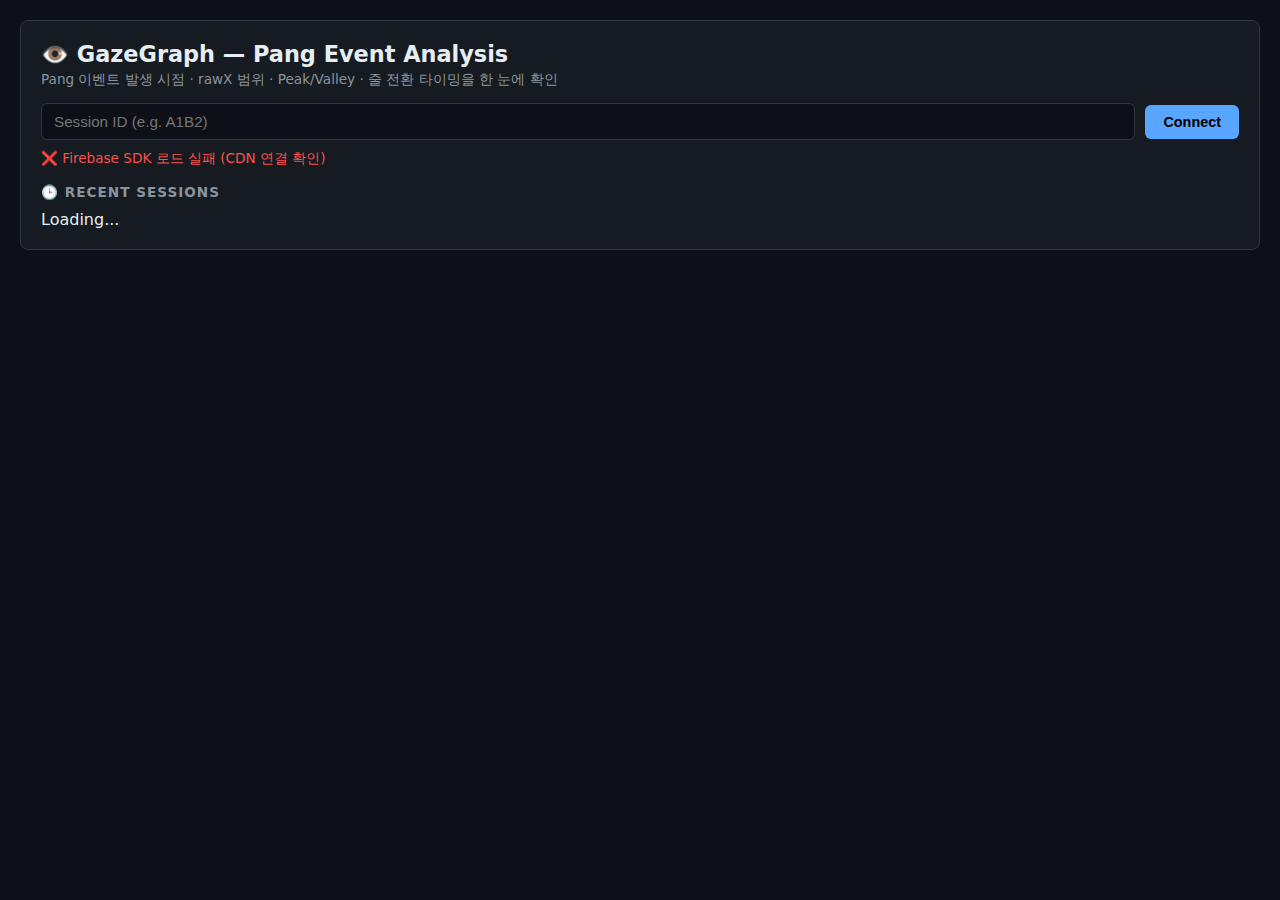
<file: GazeGraph.html>
<!DOCTYPE html>
<html lang="en">

<head>
    <meta charset="UTF-8">
    <title>GazeGraph — Pang Event Analysis</title>
    <meta name="viewport" content="width=device-width, initial-scale=1.0">

    <!-- Chart.js + Annotation Plugin -->
    <script src="https://cdn.jsdelivr.net/npm/chart.js"></script>
    <script
        src="https://cdn.jsdelivr.net/npm/chartjs-plugin-annotation@3.1.0/dist/chartjs-plugin-annotation.min.js"></script>

    <!-- Firebase SDK -->
    <script src="https://www.gstatic.com/firebasejs/8.10.1/firebase-app.js"></script>
    <script src="https://www.gstatic.com/firebasejs/8.10.1/firebase-database.js"></script>
    <script src="./js/firebase-config.js"></script>

    <style>
        :root {
            --bg: #0d1117;
            --card: #161b22;
            --border: #30363d;
            --text: #e6edf3;
            --muted: #8b949e;
            --accent: #58a6ff;
            --green: #3fb950;
            --red: #f85149;
            --orange: #d29922;
            --purple: #bc8cff;
        }

        * {
            box-sizing: border-box;
            margin: 0;
            padding: 0;
        }

        body {
            font-family: 'Segoe UI', system-ui, sans-serif;
            background: var(--bg);
            color: var(--text);
            padding: 20px;
            min-height: 100vh;
        }

        h1 {
            font-size: 1.4rem;
            color: var(--text);
            margin-bottom: 4px;
        }

        h2 {
            font-size: 1.0rem;
            color: var(--muted);
            margin-bottom: 12px;
            font-weight: 500;
        }

        h3 {
            font-size: 0.85rem;
            color: var(--muted);
            margin-bottom: 8px;
            text-transform: uppercase;
            letter-spacing: 1px;
        }

        .card {
            background: var(--card);
            border: 1px solid var(--border);
            border-radius: 8px;
            padding: 20px;
            margin-bottom: 16px;
        }

        .input-row {
            display: flex;
            gap: 10px;
            align-items: center;
            flex-wrap: wrap;
        }

        input[type="text"] {
            flex: 1;
            min-width: 200px;
            padding: 9px 12px;
            font-size: 0.95rem;
            background: var(--bg);
            border: 1px solid var(--border);
            border-radius: 6px;
            color: var(--text);
            outline: none;
        }

        input[type="text"]:focus {
            border-color: var(--accent);
        }

        button {
            padding: 9px 18px;
            font-size: 0.9rem;
            background: var(--accent);
            color: #000;
            border: none;
            border-radius: 6px;
            cursor: pointer;
            font-weight: 600;
            white-space: nowrap;
        }

        button:hover {
            opacity: 0.85;
        }

        button.ghost {
            background: transparent;
            color: var(--muted);
            border: 1px solid var(--border);
        }

        button.ghost:hover {
            border-color: var(--accent);
            color: var(--accent);
        }

        #status {
            font-size: 0.85rem;
            color: var(--muted);
            margin-top: 10px;
        }

        #status b {
            color: var(--green);
        }

        #sessionList {
            display: flex;
            gap: 8px;
            flex-wrap: wrap;
            margin-top: 10px;
        }

        #sessionList .session-btn {
            background: #21262d;
            border: 1px solid var(--border);
            color: var(--text);
            border-radius: 6px;
            padding: 6px 12px;
            font-size: 0.8rem;
            cursor: pointer;
            text-align: left;
            line-height: 1.4;
        }

        #sessionList .session-btn:hover {
            border-color: var(--accent);
        }

        #healthReport {
            display: none;
            border-left: 4px solid var(--border);
            padding-left: 14px;
        }

        #healthReport.good {
            border-color: var(--green);
        }

        #healthReport.warn {
            border-color: var(--orange);
        }

        #healthReport.crit {
            border-color: var(--red);
        }

        canvas {
            max-height: 500px;
            width: 100% !important;
        }

        .legend-row {
            display: flex;
            flex-wrap: wrap;
            gap: 12px;
            font-size: 0.78rem;
            color: var(--muted);
            margin-bottom: 12px;
        }

        .legend-item {
            display: flex;
            align-items: center;
            gap: 5px;
        }

        .legend-dot {
            width: 10px;
            height: 10px;
            border-radius: 50%;
            flex-shrink: 0;
        }

        .legend-line {
            width: 18px;
            height: 2px;
            flex-shrink: 0;
        }

        #pang-table-section {
            overflow-x: auto;
        }

        table {
            width: 100%;
            border-collapse: collapse;
            font-size: 0.82rem;
        }

        th {
            background: #21262d;
            color: var(--muted);
            padding: 7px 10px;
            text-align: left;
            border-bottom: 1px solid var(--border);
        }

        td {
            padding: 6px 10px;
            border-bottom: 1px solid #21262d;
        }

        tr:hover td {
            background: #21262d;
        }

        .tag {
            display: inline-block;
            padding: 1px 7px;
            border-radius: 12px;
            font-size: 0.75rem;
            font-weight: 600;
        }

        .tag-pang {
            background: rgba(248, 81, 73, 0.2);
            color: var(--red);
        }

        .tag-peak {
            background: rgba(210, 153, 34, 0.2);
            color: var(--orange);
        }

        .tag-val {
            background: rgba(63, 185, 80, 0.2);
            color: var(--green);
        }
    </style>
</head>

<body>

    <!-- ── HEADER ── -->
    <div class="card">
        <h1>👁️ GazeGraph — Pang Event Analysis</h1>
        <p style="color:var(--muted); font-size:0.85rem; margin-top:4px;">
            Pang 이벤트 발생 시점 · rawX 범위 · Peak/Valley · 줄 전환 타이밍을 한 눈에 확인
        </p>

        <div class="input-row" style="margin-top:14px;">
            <input type="text" id="sessionIdInput" placeholder="Session ID (e.g. A1B2)">
            <button onclick="connectSession()">Connect</button>
        </div>
        <div id="status">대기 중...</div>

        <h3 style="margin-top:16px;">🕒 Recent Sessions</h3>
        <div id="sessionList">Loading...</div>
    </div>

    <!-- ── HEALTH ── -->
    <div id="healthReport" class="card"></div>

    <!-- ── MAIN CHART ── -->
    <div id="dashboard" style="display:none;">

        <div class="card">
            <h2>📊 Pang Event Detail — rawX · velX · Peak · Valley · Line Range</h2>

            <div class="legend-row">
                <div class="legend-item">
                    <div class="legend-line" style="background:#888;"></div> rawX (gray)
                </div>
                <div class="legend-item">
                    <div class="legend-line" style="background:#4488ff; height:3px;"></div> velX (blue)
                </div>
                <div class="legend-item">
                    <div class="legend-dot" style="background:#ff9900;"></div> Peak ▲
                </div>
                <div class="legend-item">
                    <div class="legend-dot" style="background:#44dd66;"></div> Valley ▼
                </div>
                <div class="legend-item">
                    <div class="legend-dot" style="background:#ff4444;"></div> Actual Pang ★
                </div>
                <div class="legend-item">
                    <div class="legend-line" style="background:#00aa44; border-top: 2px dashed #00aa44; height:0;">
                    </div> Line xMin
                </div>
                <div class="legend-item">
                    <div class="legend-line" style="background:#cc2222; border-top: 2px dashed #cc2222; height:0;">
                    </div> Line xMax
                </div>
                <div class="legend-item" style="font-size:0.72rem;">
                    <span style="background:rgba(100,100,255,0.12); border:1px solid rgba(100,100,255,0.3);
                             padding:1px 6px; border-radius:3px; color:var(--muted);">L N 박스 = 줄 점유 구간</span>
                </div>
            </div>

            <canvas id="chart7"></canvas>
        </div>

        <!-- ── PANG TABLE ── -->
        <div class="card">
            <h2>📋 Pang Events Detail Table</h2>
            <div id="pang-table-section">
                <p style="color:var(--muted);">데이터 로드 중...</p>
            </div>
        </div>

        <!-- ── LINE TABLE ── -->
        <div class="card">
            <h2>📐 Line Time Ranges & X Bands</h2>
            <div id="line-table-section">
                <p style="color:var(--muted);">데이터 로드 중...</p>
            </div>
        </div>

    </div>

    <script>
        // ─────────────────────────────────────────────
        //  GLOBAL STATE
        // ─────────────────────────────────────────────
        let chart7 = null;
        let currentData = [];
        let currentMeta = {};
        let currentPangLog = [];  // from Firebase sessions/{id}/pangLogs (all paras)

        // ─────────────────────────────────────────────
        //  FIREBASE INIT
        // ─────────────────────────────────────────────
        try {
            if (window.firebase && window.FIREBASE_CONFIG && !firebase.apps.length) {
                firebase.initializeApp(window.FIREBASE_CONFIG);
            }
        } catch (e) { console.error('[GazeGraph] Firebase Init:', e); }

        window.onload = function () {
            // ── Firebase 상태 확인 ──────────────────────────────────────────
            if (!window.firebase) {
                setStatus('<span style="color:var(--red)">❌ Firebase SDK 로드 실패 (CDN 연결 확인)</span>'); return;
            }
            if (!window.FIREBASE_CONFIG) {
                setStatus('<span style="color:var(--red)">❌ firebase-config.js 로드 실패 (경로 확인)</span>'); return;
            }
            try {
                if (!firebase.apps.length) firebase.initializeApp(window.FIREBASE_CONFIG);
            } catch (e) {
                setStatus(`<span style="color:var(--red)">❌ Firebase 초기화 오류: ${e.message}</span>`); return;
            }

            // goOnline() — 이전 goOffline() 잔류 상태 해소
            try { firebase.database().goOnline(); } catch (_) { }

            setStatus('🔌 Firebase 연결 중...');
            loadRecentSessions();
        };

        // ─────────────────────────────────────────────
        //  RECENT SESSIONS
        // ─────────────────────────────────────────────
        async function loadRecentSessions() {
            const listEl = document.getElementById('sessionList');
            listEl.innerHTML = '<span style="color:var(--muted)">🔄 최근 세션 조회 중...</span>';

            const BASE = 'https://graphdebug-2c507-default-rtdb.firebaseio.com';

            try {
                // session_list에서 timestamp 기준 최근 10개 (REST query)
                const url = `${BASE}/session_list.json?orderBy="timestamp"&limitToLast=10`;
                const res = await fetch(url);
                if (!res.ok) throw new Error(`HTTP ${res.status}`);
                const data = await res.json();
                if (!data) {
                    listEl.innerHTML = '<p style="color:var(--muted)">No sessions found.</p>';
                    setStatus('⚠️ 세션 없음');
                    return;
                }

                // 각 세션의 chunks 존재 여부 확인
                const keys = Object.keys(data);
                const items = await Promise.all(keys.map(async (key) => {
                    const meta = data[key] || {};
                    try {
                        const structRes = await fetch(`${BASE}/sessions/${key}.json?shallow=true`);
                        const struct = await structRes.json();
                        const hasChunks = !!(struct?.chunks || struct?.data);
                        return {
                            key,
                            meta,
                            ts: meta.timestamp || 0,
                            samples: meta.totalSamples ?? 0,
                            hasChunks
                        };
                    } catch (_) {
                        return { key, meta, ts: meta.timestamp || 0, samples: meta.totalSamples ?? 0, hasChunks: false };
                    }
                }));

                renderSessionButtons(listEl, items);
                setStatus(`✅ 연결됨 (${keys.length}개 세션)`);
            } catch (e) {
                listEl.innerHTML = `<p style="color:var(--red)">❌ 세션 목록 오류: ${e.message}</p>`;
                setStatus(`<span style="color:var(--red)">❌ ${e.message}</span>`);
            }
        }

        function renderSessionButtons(listEl, items) {
            listEl.innerHTML = '';
            // 데이터 있는 세션 우선, 그 다음 최신순
            items.sort((a, b) => {
                if (a.hasChunks !== b.hasChunks) return a.hasChunks ? -1 : 1;
                return b.ts - a.ts;
            });
            items.slice(0, 25).forEach(item => {
                const d = item.ts ? new Date(item.ts) : null;
                const time = d ? `${d.getMonth() + 1}/${d.getDate()} ${d.toLocaleTimeString()}` : '?';
                const agent = getDeviceName(item.meta?.userAgent || '');
                const label = item.hasChunks
                    ? `<span style="color:var(--green)">✅ ${item.samples}pts</span>`
                    : `<span style="color:var(--muted)">${item.samples}pts</span>`;
                const btn = document.createElement('button');
                btn.className = 'session-btn';
                if (item.hasChunks) btn.style.borderColor = 'var(--green)';
                btn.innerHTML = `<b>${item.key}</b><br><small>${time} · ${agent} · ${label}</small>`;
                btn.onclick = () => loadSession(item.key);
                listEl.appendChild(btn);
            });
            if (items.length === 0) {
                listEl.innerHTML = '<p style="color:var(--muted)">No sessions found.</p>';
            }
        }

        function getDeviceName(ua) {
            if (/Android/i.test(ua)) return '📱 Android';
            if (/iPhone|iPad/i.test(ua)) return '📱 iOS';
            if (/Windows/i.test(ua)) return '💻 PC';
            return '🖥️ Unknown';
        }

        function connectSession() {
            const id = document.getElementById('sessionIdInput').value.trim();
            if (id) loadSession(id);
        }

        // ─────────────────────────────────────────────
        //  SESSION LOAD
        // ─────────────────────────────────────────────
        function loadSession(sessionId) {
            document.getElementById('sessionIdInput').value = sessionId;
            setStatus(`🔄 [${sessionId}] 연결 중...`);

            currentData = [];
            currentMeta = {};
            currentPangLog = [];

            let db;
            try {
                db = firebase.database();
                db.goOnline();
            } catch (e) {
                setStatus(`<span style="color:var(--red)">❌ DB 오류: ${e.message}</span>`);
                return;
            }

            const ref = db.ref('sessions/' + sessionId);
            ref.off();  // 이전 리스너 해제

            // ① Meta
            ref.child('meta').on('value', snap => {
                const val = snap.val();
                if (!val) {
                    setStatus(`<span style="color:var(--orange)">⚠️ [${sessionId}] meta 없음 — 세션 ID 확인</span>`);
                    return;
                }
                currentMeta = val;
                if (currentData.length > 0) processAndRender();
            }, err => {
                setStatus(`<span style="color:var(--red)">❌ meta 오류: ${err.code} — ${err.message}</span>`);
            });

            // 【진단】 세션 전체 구조를 한 번 읽어서 상태 안내
            ref.once('value', snap => {
                const full = snap.val();
                if (!full) {
                    setStatus(`<span style="color:var(--red)">❌ [${sessionId}] 세션 없음 — ID 확인</span>`);
                    return;
                }
                const keys = Object.keys(full);
                console.log(`[GazeGraph] Session keys: ${keys.join(', ')}`);
                if (!full.chunks && !full.data) {
                    setStatus(`<span style="color:var(--orange)">
                        ⚠️ [${sessionId}] gaze 데이터 없음 (totalSamples: ${full.meta?.totalSamples ?? '?'})<br>
                        👉 Android에서 지문 읽기 → 소형빌런 등장까지 진행하면 자동 업로드됩니다.
                    </span>`);
                }
                // [FIX] 옛 형식: data 키에 배열로 직접 저장된 경우 (chunks 대신)
                if (full.data && !full.chunks) {
                    let arr = full.data;
                    if (!Array.isArray(arr)) arr = Object.values(arr);
                    if (arr.length > 0) {
                        currentData = arr;
                        setStatus(`✅ <b>${currentData.length}</b> samples (data 형식) — [${sessionId}]`);
                        processAndRender();
                    }
                }
            });

            // ② Gaze chunks (incremental) — 새 형식
            ref.child('chunks').on('child_added', snap => {
                const chunk = snap.val();
                if (Array.isArray(chunk)) {
                    currentData = currentData.concat(chunk);
                    setStatus(`✅ <b>${currentData.length}</b> samples — [${sessionId}]`);
                    processAndRender();
                }
            }, err => {
                setStatus(`<span style="color:var(--red)">❌ chunks 오류: ${err.code} — ${err.message}</span>`);
            });

            // ③ PangLogs — sessions/{id}/pangLogs/{paraIndex}
            ref.child('pangLogs').on('value', snap => {
                const val = snap.val();
                if (!val) {
                    // pangLogs 없는 것은 오래된 세션이거나 아직 플레이 안 함. 오류 아님.
                    console.log('[GazeGraph] pangLogs not found — using didFire fallback.');
                    return;
                }
                currentPangLog = [];
                Object.keys(val).sort((a, b) => Number(a) - Number(b)).forEach(paraIdx => {
                    const arr = val[paraIdx];
                    if (Array.isArray(arr)) {
                        arr.forEach(p => currentPangLog.push({ ...p, paraIndex: Number(paraIdx) }));
                    }
                });
                if (currentData.length > 0) processAndRender();
            }, err => {
                console.warn('[GazeGraph] pangLogs error:', err.message);
                // 오류여도 didFire fallback으로 계속 진행
            });
        }

        function setStatus(html) {
            document.getElementById('status').innerHTML = html;
        }

        // ─────────────────────────────────────────────
        //  MAIN PROCESSING PIPELINE
        // ─────────────────────────────────────────────
        function processAndRender() {
            if (!currentData || currentData.length < 2) return;

            // ── Normalize field names (line vs lineIndex) ──────────────────────────
            const raw = currentData.map(d => ({
                ...d,
                t: Number(d.t ?? 0),
                x: Number(d.x ?? 0),
                y: Number(d.y ?? 0),
                vx: Number(d.vx ?? 0),
                gx: d.gx !== undefined ? Number(d.gx) : Number(d.x ?? 0),
                // stored as 'line' in new format, 'lineIndex' in old format
                lineIndex: (d.line !== undefined ? d.line : d.lineIndex),
                didFire: d.didFire || false,
                rsType: d.rsTriggerType || d.rsState || null,
                simPeak: null,
                simValley: null,
                simTrigger: false,
                simGLI: 0
            }));

            // ── Filter: 지문 시작 시점 이후만 표시 ────────────────────────────────
            // firstContentTime이 있으면 그 시점, 없으면 lineIndex >= 0인 최초 시점
            let contentStart = currentMeta?.firstContentTime || 0;
            if (!contentStart) {
                const firstLinePoint = raw.find(d => typeof d.lineIndex === 'number' && d.lineIndex >= 0);
                contentStart = firstLinePoint ? firstLinePoint.t : 0;
            }
            const filtered = contentStart > 0 ? raw.filter(d => d.t >= contentStart) : raw;
            if (filtered.length < 2) { console.warn('[GazeGraph] No data after contentStart'); return; }
            // t를 상대 시간으로 변환 (0ms부터 시작)
            if (contentStart > 0) {
                filtered.forEach(d => { d.t -= contentStart; });
            }

            // ── Health Check ────────────────────────────────────────────────────────
            doHealthCheck(filtered);

            // ── Step 0: Simulation (Peak / Valley / Trigger / GLI) ─────────────────
            runSimulation(filtered);

            // ── Step A: Line time ranges ────────────────────────────────────────────
            // lineRanges[N] = { start: t, end: t }
            const lineRanges = {};
            filtered.forEach(d => {
                const N = d.lineIndex;
                if (typeof N !== 'number' || N < 0) return;
                if (!lineRanges[N]) lineRanges[N] = { start: d.t, end: d.t };
                else {
                    if (d.t < lineRanges[N].start) lineRanges[N].start = d.t;
                    if (d.t > lineRanges[N].end) lineRanges[N].end = d.t;
                }
            });

            // ── Step B: Pang event list ─────────────────────────────────────────────
            // Primary: use pangLog uploaded from Firebase  (most accurate)
            // Fallback: derive from didFire in gaze data
            let pangEvents = [];

            if (currentPangLog.length > 0) {
                pangEvents = currentPangLog.map(p => ({
                    t_pang: Number(p.t) - contentStart,
                    targetLine: Number(p.line),
                    type: p.type || 'Immediate',
                    vx: Number(p.vx ?? 0),
                    paraIndex: p.paraIndex ?? 0,
                    source: 'pangLog'
                }));
            } else {
                // Fallback: derive from didFire flag on gaze data
                filtered.forEach(d => {
                    if (!d.didFire && !d.rsType) return;
                    const N = typeof d.lineIndex === 'number' && d.lineIndex > 0
                        ? d.lineIndex - 1
                        : 0;
                    pangEvents.push({
                        t_pang: d.t,
                        targetLine: N,
                        type: d.rsType || 'Recorded',
                        vx: d.vx ?? 0,
                        paraIndex: d.pIdx ?? 0,
                        source: 'didFire'
                    });
                });
            }
            pangEvents.sort((a, b) => a.t_pang - b.t_pang);

            // ── Step C: xMin / xMax per line (팡 이전의 첫 읽기 구간만) ────────────
            // 각 라인 N의 팡 시점을 찾아 그 이전 데이터만으로 xMin/xMax 계산
            // → 리플레이 시 순수한 첫 독서 궤적의 좌우 범위
            const pangTimeForLine = {};  // pangTimeForLine[N] = 라인 N의 첫 팡 시점
            pangEvents.forEach(pe => {
                const N = pe.targetLine;
                if (pangTimeForLine[N] === undefined || pe.t_pang < pangTimeForLine[N]) {
                    pangTimeForLine[N] = pe.t_pang;
                }
            });

            const xMin = {}, xMax = {};
            filtered.forEach(d => {
                const N = d.lineIndex;
                if (typeof N !== 'number' || N < 0) return;
                // 팡 이전 데이터만 사용 (팡 없으면 전체 사용)
                if (pangTimeForLine[N] !== undefined && d.t > pangTimeForLine[N]) return;
                const gx = d.gx;
                if (xMin[N] === undefined || gx < xMin[N]) xMin[N] = gx;
                if (xMax[N] === undefined || gx > xMax[N]) xMax[N] = gx;
            });

            // 팡 없는 줄 중 xMin이 없으면 전체 데이터로 fallback
            filtered.forEach(d => {
                const N = d.lineIndex;
                if (typeof N !== 'number' || N < 0) return;
                if (xMin[N] !== undefined) return;  // 이미 계산됨
                const gx = d.gx;
                if (xMin[N] === undefined || gx < xMin[N]) xMin[N] = gx;
                if (xMax[N] === undefined || gx > xMax[N]) xMax[N] = gx;
            });

            // ── Step D: Per-data-point band series ────────────────────────────────
            const xMinSeries = filtered.map(d => {
                const N = d.lineIndex;
                return (typeof N === 'number' && N >= 0 && xMin[N] !== undefined) ? xMin[N] : null;
            });
            const xMaxSeries = filtered.map(d => {
                const N = d.lineIndex;
                return (typeof N === 'number' && N >= 0 && xMax[N] !== undefined) ? xMax[N] : null;
            });

            // ── Step E: Line transition timestamps ────────────────────────────────
            const lineTransitions = [];
            for (let i = 1; i < filtered.length; i++) {
                const prev = filtered[i - 1].lineIndex;
                const curr = filtered[i].lineIndex;
                if (typeof prev === 'number' && typeof curr === 'number' && curr !== prev) {
                    lineTransitions.push({ t: filtered[i].t, fromLine: prev, toLine: curr });
                }
            }

            // ── Render ─────────────────────────────────────────────────────────────
            renderChart7(filtered, pangEvents, xMinSeries, xMaxSeries, lineRanges, lineTransitions, xMin, xMax);
            renderPangTable(pangEvents, xMin, xMax, lineRanges);
            renderLineTable(lineRanges, xMin, xMax, pangEvents);

            document.getElementById('dashboard').style.display = 'block';
        }

        // ─────────────────────────────────────────────
        //  SIMULATION (Peak / Valley / simTrigger / GLI)
        // ─────────────────────────────────────────────
        function runSimulation(data) {
            let lastPosPeakTime = 0;
            let lastTriggerTime = 0;
            let simGLI = 0;
            let firstContentIdx = -1;

            for (let k = 0; k < data.length; k++) {
                if (typeof data[k].lineIndex === 'number' && data[k].lineIndex >= 0) {
                    firstContentIdx = k;
                    simGLI = data[k].lineIndex;
                    break;
                }
            }

            const getSX = i => {
                const d = data[Math.max(0, Math.min(data.length - 1, i))];
                return d.gx !== undefined ? d.gx : d.x;
            };

            for (let i = 2; i < data.length; i++) {
                const d0 = data[i], d1 = data[i - 1], d2 = data[i - 2];
                if (firstContentIdx >= 0 && i < firstContentIdx) { d0.simGLI = 0; continue; }

                const sx0 = getSX(i), sx1 = getSX(i - 1), sx2 = getSX(i - 2);
                const v0 = d0.vx || 0, v1 = d1.vx || 0, v2 = d2.vx || 0;

                // Peak detect
                const isPosPeak = sx1 >= sx2 && sx1 > sx0;
                const isVelZeroCross = v1 >= 0 && v0 < 0;
                if (isPosPeak || isVelZeroCross) {
                    lastPosPeakTime = d1.t;
                    d1.simPeak = sx1;
                }

                // Valley detect
                const isValley = v2 > v1 && v1 < v0;
                const isDeep = v1 < -0.4;
                if (isValley && isDeep) {
                    d1.simValley = v1;
                    const timeSincePeak = d1.t - lastPosPeakTime;
                    if (Math.abs(timeSincePeak) < 600 && d0.t - lastTriggerTime >= 800) {
                        if (typeof d0.lineIndex === 'number' && d0.lineIndex >= 0) {
                            if (simGLI < d0.lineIndex) {
                                d0.simTrigger = true;
                                simGLI++;
                                lastTriggerTime = d0.t;
                                lastPosPeakTime = 0;
                            }
                        }
                    }
                }

                // Downward sync
                if (typeof d0.lineIndex === 'number' && d0.lineIndex >= 0 && simGLI > d0.lineIndex) {
                    simGLI = d0.lineIndex;
                }
                d0.simGLI = simGLI;
            }
        }

        // ─────────────────────────────────────────────
        //  HEALTH CHECK
        // ─────────────────────────────────────────────
        function doHealthCheck(data) {
            let reversals = 0, gaps = 0, maxGap = 0, sumGap = 0;
            for (let i = 1; i < data.length; i++) {
                const dt = data[i].t - data[i - 1].t;
                if (dt < 0) reversals++;
                if (dt > 100) gaps++;
                if (dt > maxGap) maxGap = dt;
                sumGap += dt;
            }
            const avg = sumGap / (data.length - 1);
            const hz = avg > 0 ? (1000 / avg).toFixed(1) : 0;
            let cls = 'good', label = 'GOOD';
            if (reversals > 0 || gaps > data.length * 0.1) { cls = 'warn'; label = 'WARNING'; }
            if (avg > 100) { cls = 'crit'; label = 'CRITICAL'; }

            const el = document.getElementById('healthReport');
            el.style.display = 'block';
            el.className = cls;
            el.innerHTML = `
        <span style="font-weight:700; color:${cls === 'good' ? 'var(--green)' : cls === 'warn' ? 'var(--orange)' : 'var(--red)'}">
            🩺 ${label}
        </span>
        &nbsp;|&nbsp; Hz: <b>${hz}</b>
        &nbsp;|&nbsp; Max Gap: <b>${maxGap}ms</b>
        &nbsp;|&nbsp; Samples: <b>${data.length}</b>
        &nbsp;|&nbsp; Time Reversals: <b>${reversals}</b>
    `;
        }

        // ─────────────────────────────────────────────
        //  CHART 7 — PANG DETAIL
        // ─────────────────────────────────────────────
        function renderChart7(data, pangEvents, xMinSeries, xMaxSeries, lineRanges, lineTransitions, xMin, xMax) {
            if (chart7) chart7.destroy();

            const labels = data.map(d => d.t);

            // ── Dataset 1a: rawX — 원본 시선 X (연한 회색) ──────────────────────────
            const ds_rawX = {
                label: 'rawX (원본)',
                data: data.map(d => d.x),
                borderColor: 'rgba(160,160,160,0.35)',
                borderWidth: 1,
                pointRadius: 0,
                yAxisID: 'yPos',
                order: 11
            };

            // ── Dataset 1b: gx — 가우시안 스무딩된 X (노란색) ────────────────────────
            const ds_gx = {
                label: 'gx (스무딩)',
                data: data.map(d => d.gx !== undefined ? d.gx : d.x),
                borderColor: 'rgba(255,200,50,0.85)',
                borderWidth: 1.5,
                pointRadius: 0,
                yAxisID: 'yPos',
                order: 10
            };

            // ── Dataset 2: velX (blue fill) ───────────────────────────────────────
            const ds_velX = {
                label: 'velX',
                data: data.map(d => d.vx),
                borderColor: '#4488ff',
                backgroundColor: 'rgba(68,136,255,0.12)',
                borderWidth: 2,
                pointRadius: 0,
                fill: true,
                yAxisID: 'yVel',
                order: 9
            };

            // ── Dataset 3: Sim Peak (orange ▲) ────────────────────────────────────
            const ds_peak = {
                label: 'Sim Peak ▲',
                data: data.map(d => d.simPeak !== null ? d.simPeak : null),
                type: 'scatter',
                pointStyle: 'triangle',
                radius: 7,
                backgroundColor: '#ff9900',
                borderColor: '#ff9900',
                yAxisID: 'yPos',
                order: 3
            };

            // ── Dataset 4: Sim Valley (green ▼) ──────────────────────────────────
            const ds_valley = {
                label: 'Sim Valley ▼',
                data: data.map(d => d.simValley !== null ? d.simValley : null),
                type: 'scatter',
                pointStyle: 'triangle',
                rotation: 180,
                radius: 7,
                backgroundColor: '#44dd66',
                borderColor: '#44dd66',
                yAxisID: 'yVel',
                order: 3
            };

            // ── Dataset 5: Actual Pang ★ ──────────────────────────────────────────
            // Plot at gaze X position at pang timestamp — build as scatter by matching t_pang to data
            const pangScatter = pangEvents.map(pe => {
                const closest = data.reduce((best, d) =>
                    Math.abs(d.t - pe.t_pang) < Math.abs((best?.t ?? Infinity) - pe.t_pang) ? d : best, null);
                return closest ? { x: pe.t_pang, y: closest.gx !== undefined ? closest.gx : closest.x } : null;
            }).filter(Boolean);

            const ds_pang = {
                label: 'Actual Pang ★',
                data: pangScatter,
                type: 'scatter',
                pointStyle: 'star',
                radius: 12,
                backgroundColor: '#ff4444',
                borderColor: '#ff4444',
                yAxisID: 'yPos',
                order: 1
            };

            // ── Dataset 6: Line xMin (초록 실선 — 극소값) ──────────────────────────
            const ds_xMin = {
                label: 'Line xMin (극소)',
                data: xMinSeries,
                borderColor: '#3fb950',
                borderDash: [],             // 실선
                borderWidth: 2,
                pointRadius: 0,
                yAxisID: 'yPos',
                order: 7
            };

            // ── Dataset 7: Line xMax (빨강 긴점선 — 극대값) ────────────────────────
            const ds_xMax = {
                label: 'Line xMax (극대)',
                data: xMaxSeries,
                borderColor: '#f85149',
                borderDash: [10, 4],        // 긴 점선
                borderWidth: 2,
                pointRadius: 0,
                yAxisID: 'yPos',
                order: 8
            };

            // ── Dataset 8/9: gx 곡선의 로컬 극대/극소 마커 ─────────────────
            const gxLocalMax = [];  // { x: t, y: gx }
            const gxLocalMin = [];
            const W = 5; // 창 크기 (앞뒤 5개 샘플 내 최대/최소)
            for (let i = W; i < data.length - W; i++) {
                const gx = data[i].gx !== undefined ? data[i].gx : data[i].x;
                if (gx == null) continue;
                let isMax = true, isMin = true;
                for (let j = i - W; j <= i + W; j++) {
                    if (j === i) continue;
                    const other = data[j].gx !== undefined ? data[j].gx : data[j].x;
                    if (other == null) { isMax = false; isMin = false; break; }
                    if (other >= gx) isMax = false;
                    if (other <= gx) isMin = false;
                }
                if (isMax) gxLocalMax.push({ x: data[i].t, y: gx });
                if (isMin) gxLocalMin.push({ x: data[i].t, y: gx });
            }

            const ds_gxMax = {
                label: 'gx 극대 ▲',
                data: gxLocalMax,
                type: 'scatter',
                pointStyle: 'rectRot',   // ◆ 다이아몬드
                radius: 6,
                backgroundColor: '#f85149',
                borderColor: '#fff',
                borderWidth: 1,
                yAxisID: 'yPos',
                order: 2
            };

            const ds_gxMin = {
                label: 'gx 극소 ▼',
                data: gxLocalMin,
                type: 'scatter',
                pointStyle: 'rectRot',   // ◆ 다이아몬드
                radius: 6,
                backgroundColor: '#3fb950',
                borderColor: '#fff',
                borderWidth: 1,
                yAxisID: 'yPos',
                order: 2
            };

            // ── Build annotations ─────────────────────────────────────────────────
            const annotations = {};

            // Box per line: alternating subtle background tint + labels at start
            const PALETTE = [
                'rgba(100,100,255,0.07)',
                'rgba(255,100,100,0.06)',
                'rgba(100,200,100,0.06)',
                'rgba(200,200,100,0.06)',
            ];
            const lineKeys = Object.keys(lineRanges).sort((a, b) => Number(a) - Number(b));
            // Y축 범위 계산 (label 배치용)
            const allGx = data.map(d => d.gx !== undefined ? d.gx : d.x).filter(v => v != null);
            const yTop = Math.max(...allGx) + 20;

            lineKeys.forEach((N, idx) => {
                const rng = lineRanges[N];
                // Background box (no label)
                annotations[`box_L${N}`] = {
                    type: 'box',
                    xMin: rng.start,
                    xMax: rng.end,
                    backgroundColor: PALETTE[idx % PALETTE.length],
                    borderColor: 'transparent',
                    borderWidth: 0,
                    z: -1
                };
                // Label at start point — Y position staggered to avoid overlap
                const yPos = yTop - (idx % 4) * 25;
                annotations[`lbl_L${N}`] = {
                    type: 'label',
                    xValue: rng.start + (rng.end - rng.start) * 0.02,
                    yValue: yPos,
                    yScaleID: 'yPos',
                    content: [`L${N} ${Math.round(rng.start)}~${Math.round(rng.end)}ms`],
                    color: '#e6edf3',
                    backgroundColor: 'rgba(0,0,0,0.7)',
                    borderColor: 'rgba(255,255,255,0.2)',
                    borderWidth: 1,
                    borderRadius: 3,
                    font: { size: 9, weight: 'bold' },
                    padding: { x: 4, y: 2 }
                };
                // Start vertical line (green)
                annotations[`lineStart_L${N}`] = {
                    type: 'line',
                    xMin: rng.start, xMax: rng.start,
                    borderColor: 'rgba(63,185,80,0.6)',
                    borderWidth: 1,
                    borderDash: [3, 3]
                };
                // End vertical line (orange)
                annotations[`lineEnd_L${N}`] = {
                    type: 'line',
                    xMin: rng.end, xMax: rng.end,
                    borderColor: 'rgba(210,153,34,0.6)',
                    borderWidth: 1,
                    borderDash: [3, 3]
                };
            });

            // Vertical line per pang event (red dashed)
            pangEvents.forEach((pe, idx) => {
                annotations[`pang_v_${idx}`] = {
                    type: 'line',
                    xMin: pe.t_pang,
                    xMax: pe.t_pang,
                    borderColor: 'rgba(255, 80, 80, 0.85)',
                    borderDash: [5, 4],
                    borderWidth: 2,
                    label: {
                        content: `🔴 L${pe.targetLine}`,
                        enabled: true,
                        position: 'start',
                        color: '#ff6666',
                        backgroundColor: 'rgba(0,0,0,0.65)',
                        font: { size: 9, weight: 'bold' },
                        padding: { x: 4, y: 2 }
                    }
                };
            });

            // Vertical tick per line transition (subtle blue dashed)
            lineTransitions.forEach((lt, idx) => {
                annotations[`trans_${idx}`] = {
                    type: 'line',
                    xMin: lt.t,
                    xMax: lt.t,
                    borderColor: 'rgba(120, 150, 255, 0.45)',
                    borderDash: [2, 5],
                    borderWidth: 1,
                    label: {
                        content: `${lt.fromLine}→${lt.toLine}`,
                        enabled: true,
                        position: 'end',
                        color: 'rgba(120,150,255,0.7)',
                        backgroundColor: 'transparent',
                        font: { size: 8 }
                    }
                };
            });

            // ── Horizontal bands: rawX Min / Max per line ──────────────────────
            if (xMin && xMax) {
                Object.keys(lineRanges).sort((a, b) => Number(a) - Number(b)).forEach(N => {
                    const rng = lineRanges[N];
                    if (xMin[N] !== undefined) {
                        annotations[`hMin_L${N}`] = {
                            type: 'line',
                            yMin: xMin[N], yMax: xMin[N],
                            xMin: rng.start, xMax: rng.end,
                            yScaleID: 'yPos',
                            borderColor: 'rgba(0,170,68,0.5)',
                            borderDash: [4, 3],
                            borderWidth: 1
                        };
                    }
                    if (xMax[N] !== undefined) {
                        annotations[`hMax_L${N}`] = {
                            type: 'line',
                            yMin: xMax[N], yMax: xMax[N],
                            xMin: rng.start, xMax: rng.end,
                            yScaleID: 'yPos',
                            borderColor: 'rgba(204,34,34,0.5)',
                            borderDash: [4, 3],
                            borderWidth: 1
                        };
                    }
                });
            }

            // ── Create chart ──────────────────────────────────────────────────────
            chart7 = new Chart(document.getElementById('chart7'), {
                type: 'line',
                data: {
                    labels,
                    datasets: [ds_rawX, ds_gx, ds_velX, ds_peak, ds_valley, ds_pang, ds_xMin, ds_xMax, ds_gxMax, ds_gxMin]
                },
                options: {
                    animation: false,
                    responsive: true,
                    interaction: { mode: 'index', intersect: false },
                    scales: {
                        x: {
                            ticks: { maxTicksLimit: 20, color: '#8b949e', font: { size: 10 } },
                            grid: { color: 'rgba(48,54,61,0.8)' },
                            title: { display: true, text: 'Time (ms)', color: '#8b949e' }
                        },
                        yPos: {
                            type: 'linear',
                            display: true,
                            position: 'left',
                            title: { display: true, text: 'X Position (px)', color: '#8b949e' },
                            ticks: { color: '#8b949e' },
                            grid: { color: 'rgba(48,54,61,0.8)' }
                        },
                        yVel: {
                            type: 'linear',
                            display: true,
                            position: 'right',
                            title: { display: true, text: 'Velocity (px/ms)', color: '#4488ff' },
                            ticks: { color: '#4488ff' },
                            grid: { drawOnChartArea: false }
                        }
                    },
                    plugins: {
                        legend: {
                            labels: { color: '#8b949e', boxWidth: 30, font: { size: 11 }, usePointStyle: false }
                        },
                        tooltip: {
                            backgroundColor: 'rgba(22,27,34,0.95)',
                            titleColor: '#e6edf3',
                            bodyColor: '#8b949e',
                            borderColor: '#30363d',
                            borderWidth: 1,
                            callbacks: {
                                title: ctx => `t = ${ctx[0]?.label} ms`
                            }
                        },
                        annotation: { annotations }
                    }
                }
            });
        }

        // ─────────────────────────────────────────────
        //  PANG TABLE
        // ─────────────────────────────────────────────
        function renderPangTable(pangEvents, xMin, xMax, lineRanges) {
            const el = document.getElementById('pang-table-section');
            if (!pangEvents.length) {
                el.innerHTML = '<p style="color:var(--muted)">팡 이벤트 없음</p>';
                return;
            }

            let html = `<table>
        <thead><tr>
            <th>#</th>
            <th>Para</th>
            <th>Line N</th>
            <th>t_pang (ms)</th>
            <th>Type</th>
            <th>velX at pang</th>
            <th>Line 시작 t</th>
            <th>Line 종료 t</th>
            <th>줄 점유 시간</th>
            <th>rawX Min</th>
            <th>rawX Max</th>
            <th>X 범위 (px)</th>
            <th>Source</th>
        </tr></thead><tbody>`;

            pangEvents.forEach((pe, i) => {
                const N = pe.targetLine;
                const rng = lineRanges[N] || {};
                const dur = (rng.start !== undefined && rng.end !== undefined) ? (rng.end - rng.start) : '—';
                const mn = xMin[N] !== undefined ? Math.round(xMin[N]) : '—';
                const mx = xMax[N] !== undefined ? Math.round(xMax[N]) : '—';
                const span = (typeof mn === 'number' && typeof mx === 'number') ? (mx - mn) : '—';

                html += `<tr>
            <td style="color:var(--muted)">${i + 1}</td>
            <td>${pe.paraIndex}</td>
            <td><b>L${N}</b></td>
            <td><code style="color:var(--orange)">${pe.t_pang}</code></td>
            <td><span class="tag tag-pang">${pe.type}</span></td>
            <td style="color:${pe.vx < 0 ? 'var(--green)' : 'var(--muted)'}">
                ${pe.vx !== undefined ? pe.vx.toFixed(3) : '—'}
            </td>
            <td>${rng.start ?? '—'}</td>
            <td>${rng.end ?? '—'}</td>
            <td><b>${typeof dur === 'number' ? dur + ' ms' : dur}</b></td>
            <td style="color:var(--green)">${mn}</td>
            <td style="color:var(--red)">${mx}</td>
            <td><b>${typeof span === 'number' ? span + ' px' : span}</b></td>
            <td style="color:var(--muted); font-size:0.75rem">${pe.source}</td>
        </tr>`;
            });

            html += '</tbody></table>';
            el.innerHTML = html;
        }

        // ─────────────────────────────────────────────
        //  LINE TABLE
        // ─────────────────────────────────────────────
        function renderLineTable(lineRanges, xMin, xMax, pangEvents) {
            const el = document.getElementById('line-table-section');
            const lines = Object.keys(lineRanges).map(Number).sort((a, b) => a - b);

            if (!lines.length) {
                el.innerHTML = '<p style="color:var(--muted)">줄 데이터 없음</p>';
                return;
            }

            let html = `<table>
        <thead><tr>
            <th>Line</th>
            <th>시작 t (ms)</th>
            <th>종료 t (ms)</th>
            <th>점유 시간</th>
            <th>rawX Min</th>
            <th>rawX Max</th>
            <th>X 범위</th>
            <th>Pang 발생</th>
        </tr></thead><tbody>`;

            lines.forEach(N => {
                const rng = lineRanges[N];
                const dur = rng.end - rng.start;
                const mn = xMin[N] !== undefined ? Math.round(xMin[N]) : '—';
                const mx = xMax[N] !== undefined ? Math.round(xMax[N]) : '—';
                const span = (typeof mn === 'number' && typeof mx === 'number') ? (mx - mn) : '—';
                const hasPang = pangEvents.some(p => p.targetLine === N);

                html += `<tr>
            <td><b>L${N}</b></td>
            <td>${rng.start}</td>
            <td>${rng.end}</td>
            <td>${dur} ms</td>
            <td style="color:var(--green)">${mn}</td>
            <td style="color:var(--red)">${mx}</td>
            <td>${typeof span === 'number' ? span + ' px' : span}</td>
            <td>${hasPang ? '<span class="tag tag-pang">✓ Pang</span>' : '<span style="color:var(--muted)">—</span>'}</td>
        </tr>`;
            });

            html += '</tbody></table>';
            el.innerHTML = html;
        }
    </script>

</body>

</html>
</file>
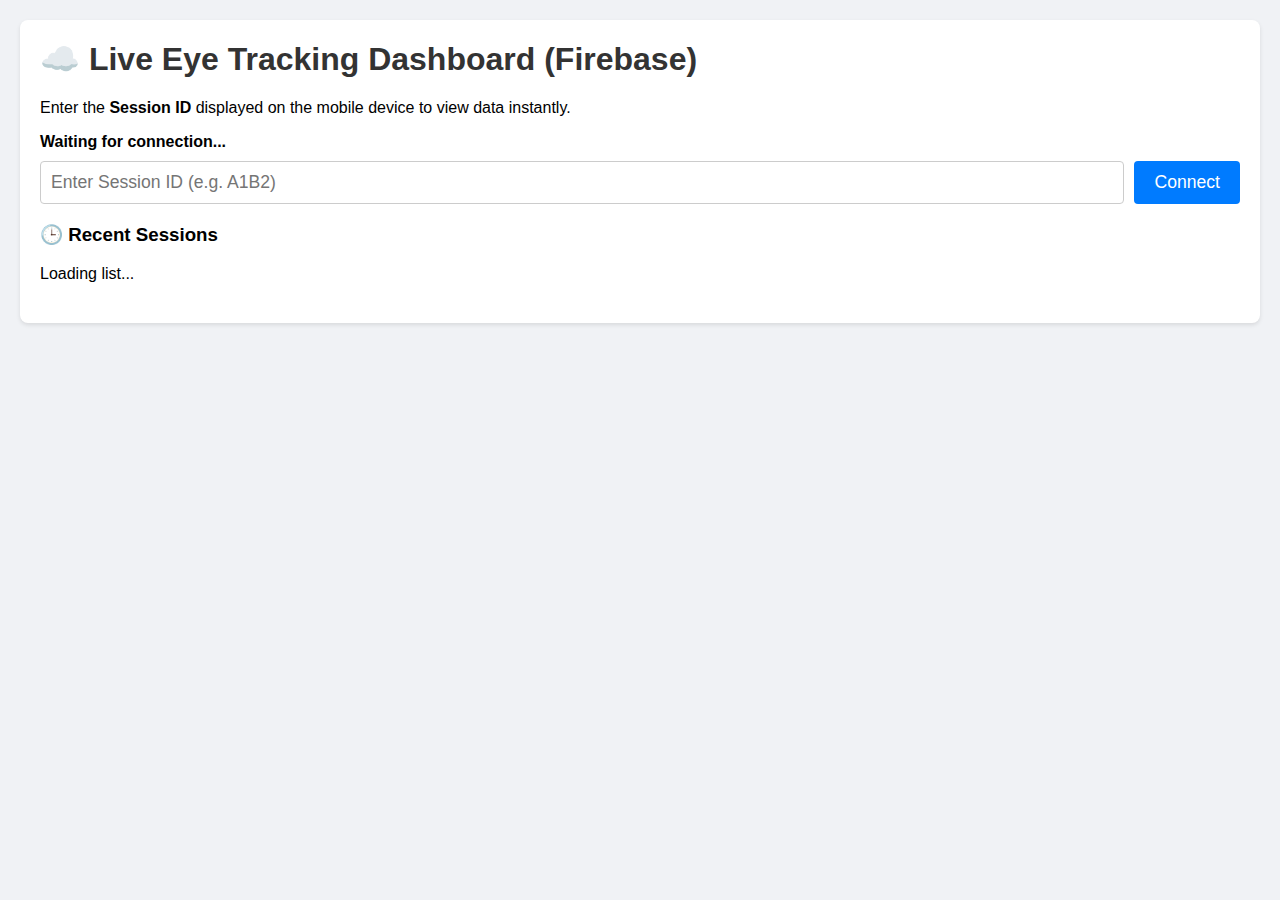
<file: live-dashboard.html>
<!DOCTYPE html>
<html lang="en">

<head>
    <meta charset="UTF-8">
    <title>Live Eye Tracking Dashboard</title>
    <meta name="viewport" content="width=device-width, initial-scale=1.0">

    <!-- Dependencies -->
    <script src="https://cdn.jsdelivr.net/npm/chart.js"></script>
    <script src="https://cdn.jsdelivr.net/npm/chartjs-plugin-annotation@1.0.2"></script>
    <script src="https://cdn.jsdelivr.net/npm/chartjs-plugin-datalabels@2.0.0"></script>

    <!-- Firebase SDK -->
    <script src="https://www.gstatic.com/firebasejs/8.10.1/firebase-app.js"></script>
    <script src="https://www.gstatic.com/firebasejs/8.10.1/firebase-database.js"></script>
    <script src="./js/firebase-config.js"></script>

    <style>
        body {
            font-family: 'Segoe UI', sans-serif;
            background: #f0f2f5;
            margin: 0;
            padding: 20px;
        }

        .card {
            background: white;
            border-radius: 8px;
            box-shadow: 0 2px 4px rgba(0, 0, 0, 0.1);
            padding: 20px;
            margin-bottom: 20px;
        }

        h1,
        h2 {
            margin-top: 0;
            color: #333;
        }

        .input-group {
            display: flex;
            gap: 10px;
            margin-bottom: 20px;
        }

        input {
            flex: 1;
            padding: 10px;
            font-size: 1.1rem;
            border: 1px solid #ccc;
            border-radius: 4px;
        }

        button {
            padding: 10px 20px;
            font-size: 1.1rem;
            background: #007bff;
            color: white;
            border: none;
            border-radius: 4px;
            cursor: pointer;
        }

        button:hover {
            background: #0056b3;
        }

        #status {
            font-weight: bold;
            margin-bottom: 10px;
        }

        canvas {
            max-height: 400px;
            width: 100%;
        }

        .health-good {
            color: #28a745;
        }

        .health-warn {
            color: #ffc107;
        }

        .health-crit {
            color: #dc3545;
        }
    </style>
</head>

<body>

    <div class="card">
        <h1>☁️ Live Eye Tracking Dashboard (Firebase)</h1>
        <p>Enter the <b>Session ID</b> displayed on the mobile device to view data instantly.</p>

        <div id="status">Waiting for connection...</div>

        <div class="input-group">
            <input type="text" id="sessionIdInput" placeholder="Enter Session ID (e.g. A1B2)">
            <button onclick="connectSessionFromInput()">Connect</button>
        </div>

        <!-- Recent Sessions List -->
        <div id="recentSessions" style="margin-bottom: 20px;">
            <h3>🕒 Recent Sessions</h3>
            <div id="sessionList" style="display:flex; gap:10px; flex-wrap:wrap;">Loading list...</div>
        </div>
    </div>

    <!-- Health Report -->
    <div id="healthReport" class="card" style="display:none; border-left: 5px solid #ccc;"></div>

    <!-- Dashboard -->
    <div id="dashboard" style="display:none;">
        <div class="card">
            <h2>📉 Chart 1: Return Sweep Analysis (MAD)</h2>
            <canvas id="chart1"></canvas>
        </div>
        <div class="card">
            <h2>📊 Chart 4: Comprehensive Trigger Analysis</h2>
            <p style="color:#666; font-size:0.9em;">
                Green: Raw X (Pos) | Purple: Raw Y (Pos, Hidden) | Blue: Velocity X | Star: Trigger<br>
                <em>Hover over stars to see details (Time, Raw Y, etc). Line Index cleaned.</em>
            </p>
            <canvas id="chart4"></canvas>
        </div>
        <div class="card">
            <h2>🗺️ Chart 2: Spatial Path</h2>
            <canvas id="chart2"></canvas>
        </div>
        <div class="card">
            <h2>⏱️ Chart 3: Position & Line Index</h2>
            <canvas id="chart3"></canvas>
        </div>
    </div>

    <script>
        // --- Global Chart Instances ---
        let chart1, chart2, chart3, chart4;

        // --- Init ---
        window.onload = function () {
            if (!window.firebase || !window.FIREBASE_CONFIG) {
                alert("Firebase Config Missing!");
                return;
            }
            if (!firebase.apps.length) firebase.initializeApp(window.FIREBASE_CONFIG);

            // Listen for Recent Sessions
            const db = firebase.database();
            const listRef = db.ref('sessions').orderByChild('meta/timestamp').limitToLast(10);

            listRef.on('value', (snapshot) => {
                const listEl = document.getElementById('sessionList');
                listEl.innerHTML = "";

                const sessions = [];
                snapshot.forEach(child => {
                    sessions.push({ key: child.key, val: child.val() });
                });

                // Reverse to show newest first
                sessions.reverse().forEach(item => {
                    const btn = document.createElement("button");
                    const timeStr = item.val.meta ? new Date(item.val.meta.timestamp).toLocaleTimeString() : "???";
                    const agent = item.val.meta && item.val.meta.userAgent ? getDeviceName(item.val.meta.userAgent) : "Unknown";

                    btn.innerHTML = `<b>${item.key}</b><br><small>${timeStr}</small><br><span style='font-size:0.8em; color:#ddd'>${agent}</span>`;
                    btn.style.cssText = "background:#555; text-align:left; line-height:1.2;";
                    btn.onclick = () => loadSession(item.key);
                    listEl.appendChild(btn);
                });

                if (sessions.length === 0) listEl.innerText = "No sessions found yet. Play the game to upload data.";
            });
        };

        function getDeviceName(ua) {
            if (/Android/i.test(ua)) return "📱 Android";
            if (/iPhone/i.test(ua)) return "📱 iPhone";
            if (/Windows/i.test(ua)) return "💻 PC";
            return "Unknown Device";
        }

        function connectSessionFromInput() {
            const id = document.getElementById('sessionIdInput').value.trim();
            if (id) loadSession(id);
        }

        // --- Firebase Logic ---
        function loadSession(sessionId) {
            // Update Input
            document.getElementById('sessionIdInput').value = sessionId;

            const db = firebase.database();
            document.getElementById('status').innerText = `Connecting to [${sessionId}]...`;

            // Listen for changes
            const ref = db.ref('sessions/' + sessionId);
            ref.off(); // Detach previous listeners if any (simple approach)
            ref.on('value', (snapshot) => {
                const val = snapshot.val();
                if (val) {
                    document.getElementById('status').innerHTML = `✅ Data Received! Last Update: ${new Date(val.meta.timestamp).toLocaleTimeString()}`;
                    // Process Data
                    processData(val.data);
                } else {
                    document.getElementById('status').innerText = `⚠️ Session [${sessionId}] not found or empty.`;
                }
            });
        }

        // --- Data Processing Setup ---
        function processData(rawData) {
            if (!rawData || !Array.isArray(rawData)) return;

            let lastLineIndex = 0;

            const data = rawData.map(d => {
                // Fix Line Index Jitter: If -1 (lost track), use last known good index
                let li = d.lineIndex;
                if (li === undefined || li < 0) {
                    li = lastLineIndex;
                } else {
                    lastLineIndex = li;
                }

                return {
                    ...d,
                    t: Number(d.t),
                    x: Number(d.x),
                    y: Number(d.y),
                    vx: Number(d.vx),
                    lineIndex: li, // Cleaned Line Index
                    dbgThresh: d.debugThreshold,
                    dbgVX: d.debugVX,
                    didFire: d.didFire
                };
            });

            analyzeDataHealth(data);
            renderCharts(data);
            document.getElementById('dashboard').style.display = 'block';
        }

        // --- Health Check (Copied) ---
        function analyzeDataHealth(data) {
            if (data.length < 2) return;
            let timeReversals = 0, largeGaps = 0, maxGap = 0, sumGap = 0;

            for (let i = 1; i < data.length; i++) {
                const dt = data[i].t - data[i - 1].t;
                if (dt < 0) timeReversals++;
                if (dt > 100) largeGaps++;
                if (dt > maxGap) maxGap = dt;
                sumGap += dt;
            }

            const avgGap = sumGap / (data.length - 1);
            const hz = avgGap > 0 ? (1000 / avgGap).toFixed(1) : 0;

            let status = "GOOD", color = "#28a745";
            if (timeReversals > 0 || largeGaps > data.length * 0.1) { status = "WARNING"; color = "#ffc107"; }
            if (avgGap > 100) { status = "CRITICAL"; color = "#dc3545"; }

            const report = document.getElementById('healthReport');
            report.style.display = 'block';
            report.borderColor = color;
            report.innerHTML = `
            <h3 style="color:${color}; margin-top:0;">🩺 Health: ${status}</h3>
            <div>Hz: <b>${hz}</b> | Max Gap: <b>${maxGap}ms</b> | Samples: <b>${data.length}</b></div>
        `;
        }

        // --- Chart Rendering ---
        function renderCharts(data) {
            // 1. Calculate Delta Negative VX (Acceleration in negative zone)
            for (let i = 1; i < data.length; i++) {
                const curr = data[i];
                const prev = data[i - 1];
                // Calculate only if BOTH are negative (continuous negative zone)
                if (curr.vx !== undefined && prev.vx !== undefined && curr.vx < 0 && prev.vx < 0) {
                    // Start of sweep (moving left) -> vx becomes MORE negative -> Delta = (-) - (-)
                    // E.g. -1 -> -5 => Delta = -4 (Accel)
                    // E.g. -5 -> -1 => Delta = +4 (Decel)
                    curr.deltaNegVX = curr.vx - prev.vx;
                } else {
                    curr.deltaNegVX = null;
                }
            }

            // Register Plugin globally but DISABLE it by default
            if (window.ChartDataLabels) {
                Chart.register(ChartDataLabels);
                Chart.defaults.set('plugins.datalabels', { display: false });
            }

            // Destroy old
            if (chart1) chart1.destroy();
            if (chart2) chart2.destroy();
            if (chart3) chart3.destroy();
            if (chart4) chart4.destroy();

            const labels = data.map(d => d.t);
            const triggers = data.map(d => d.didFire ? d.vx : null);

            // Chart 1: MAD Analysis
            chart1 = new Chart(document.getElementById('chart1'), {
                type: 'line',
                data: {
                    labels: labels,
                    datasets: [
                        { label: 'Realtime VX', data: data.map(d => d.vx), borderColor: '#36a2eb', borderWidth: 1, pointRadius: 0, datalabels: { display: false } },
                        { label: 'Threshold', data: data.map(d => d.dbgThresh), borderColor: '#ff6384', borderDash: [5, 5], borderWidth: 1, pointRadius: 0, datalabels: { display: false } },
                        { label: 'Triggered', data: triggers, type: 'scatter', pointStyle: 'star', radius: 8, backgroundColor: 'gold', datalabels: { display: false } }
                    ]
                },
                options: { animation: false, interaction: { mode: 'index', intersect: false } }
            });

            // Chart 4: Comprehensive Trigger Analysis (Enhanced Tooltips)
            chart4 = new Chart(document.getElementById('chart4'), {
                type: 'line',
                data: {
                    labels: labels,
                    datasets: [
                        // Disable datalabels for normal lines
                        { label: 'Raw X', data: data.map(d => d.x), borderColor: '#28a745', borderWidth: 1.5, pointRadius: 0, yAxisID: 'yPos', datalabels: { display: false } },
                        { label: 'Line Index', data: data.map(d => d.lineIndex), borderColor: '#fd7e14', borderWidth: 2, pointRadius: 0, stepped: true, yAxisID: 'yLine', datalabels: { display: false } },
                        { label: 'Raw Y', data: data.map(d => d.y), borderColor: '#6f42c1', borderWidth: 1, pointRadius: 0, borderDash: [2, 2], yAxisID: 'yPos', hidden: true, datalabels: { display: false } },
                        { label: 'Velocity X', data: data.map(d => d.vx), borderColor: 'rgba(54, 162, 235, 0.5)', backgroundColor: 'rgba(54, 162, 235, 0.1)', borderWidth: 1, pointRadius: 0, fill: true, yAxisID: 'yVel', datalabels: { display: false } },

                        // NEW: Delta Negative Velocity (Acceleration)
                        {
                            label: 'Delta Neg VX (Accel)',
                            data: data.map(d => d.deltaNegVX),
                            type: 'line',
                            borderColor: '#8e44ad', // Purple
                            backgroundColor: 'rgba(142, 68, 173, 0.2)',
                            borderWidth: 1.5,
                            pointRadius: 1,
                            fill: false,
                            yAxisID: 'yVel',
                            datalabels: { display: false }
                        },
                        // NEW: Negative Velocity Highlights (Scatter)
                        {
                            label: 'Neg Vel X (<0)',
                            data: data.map(d => (d.vx < 0 ? d.vx : null)),
                            type: 'scatter',
                            pointStyle: 'cross',
                            radius: 2,
                            borderColor: 'rgba(255, 99, 132, 1)', // Red
                            backgroundColor: 'rgba(255, 99, 132, 1)',
                            borderWidth: 1,
                            yAxisID: 'yVel',
                            datalabels: { display: false }
                        },
                        // NEW: MAD Threshold Line (Connects debug points)
                        {
                            label: 'MAD Threshold (K=1.5)',
                            data: data.map(d => d.dbgThresh),
                            type: 'line',
                            borderColor: '#ff0000',
                            borderDash: [4, 4],
                            borderWidth: 1.5,
                            pointRadius: 0,
                            spanGaps: true, // Connect gaps between checks
                            yAxisID: 'yVel',
                            datalabels: { display: false }
                        },

                        {
                            label: 'Trigger Event',
                            data: data.map(d => d.didFire ? d.x : null),

                            type: 'scatter',
                            pointStyle: 'circle',
                            radius: 3,
                            backgroundColor: 'red',
                            borderColor: 'red',
                            borderWidth: 0,
                            yAxisID: 'yPos',
                            // Enable datalabels ONLY for this dataset
                            datalabels: {
                                display: function (context) {
                                    // Logic: Show label only on the FIRST point of a continuous trigger burst
                                    const idx = context.dataIndex;
                                    if (idx === 0) return true; // Start of data
                                    const curr = data[idx];
                                    const prev = data[idx - 1];

                                    // If previous frame did NOT fire, this is a start of a new event -> Show
                                    if (!prev.didFire && curr.didFire) return true;

                                    // Or if time gap is large (> 200ms)
                                    if ((curr.t - prev.t) > 200) return true;

                                    return false;
                                },
                                formatter: function (value, context) {
                                    return Math.round(data[context.dataIndex].t);
                                },
                                align: 'top',
                                anchor: 'center',
                                color: 'red',
                                font: {
                                    weight: 'bold',
                                    size: 10
                                },
                                offset: 4
                            }
                        }
                    ]
                },
                options: {
                    animation: false,
                    interaction: { mode: 'nearest', intersect: true },
                    scales: {
                        x: { ticks: { maxTicksLimit: 20 } },
                        yPos: { type: 'linear', display: true, position: 'left', title: { display: true, text: 'Position (px)' } },
                        yVel: { type: 'linear', display: true, position: 'right', grid: { drawOnChartArea: false }, title: { display: true, text: 'Velocity (px/frame)' } },
                        yLine: { type: 'linear', display: true, position: 'right', min: 0, max: 10, grid: { drawOnChartArea: false }, title: { display: true, text: 'Line Index' } }
                    },
                    plugins: {
                        datalabels: {
                            // Default global setting for this chart (safety)
                            display: false
                        },
                        tooltip: {
                            callbacks: {
                                label: function (context) {
                                    const idx = context.dataIndex;
                                    const raw = data[idx];
                                    let label = context.dataset.label || '';
                                    if (label) {
                                        label += ': ';
                                    }
                                    if (context.parsed.y !== null) {
                                        label += context.parsed.y.toFixed(2);
                                    }
                                    // Add extra details for Triggers
                                    if (context.dataset.label === 'Trigger Event') {
                                        return [
                                            `🌟 TRIGGERED!`,
                                            `Time: ${raw.t}`,
                                            `Raw Y: ${raw.y.toFixed(1)}`,
                                            `Velocity: ${raw.vx.toFixed(2)}`,
                                            `Thresh: ${raw.dbgThresh ? raw.dbgThresh.toFixed(2) : 'N/A'}`
                                        ];
                                    }
                                    return label;
                                }
                            }
                        }
                    }
                }
            });

            // Chart 2: Spatial
            chart2 = new Chart(document.getElementById('chart2'), {
                type: 'scatter',
                data: {
                    datasets: [
                        { label: 'Gaze Path', data: data.map(d => ({ x: d.x, y: d.y })), borderColor: '#ccc', borderWidth: 1, showLine: true, pointRadius: 1 },
                        { label: 'Trigger Points', data: data.filter(d => d.didFire).map(d => ({ x: d.x, y: d.y })), backgroundColor: 'gold', pointRadius: 6 }
                    ]
                },
                options: {
                    scales: {
                        y: { reverse: true, min: 0, max: window.innerHeight },
                        x: { min: 0, max: window.innerWidth }
                    },
                    animation: false
                }
            });

            // Chart 3: Position & Line Index
            chart3 = new Chart(document.getElementById('chart3'), {
                type: 'line',
                data: {
                    labels: labels,
                    datasets: [
                        { label: 'Raw X', data: data.map(d => d.x), borderColor: '#28a745', borderWidth: 1, yAxisID: 'y' },
                        { label: 'Line Index', data: data.map(d => d.lineIndex), borderColor: '#fd7e14', borderWidth: 2, stepper: true, yAxisID: 'y1' }
                    ]
                },
                options: {
                    animation: false,
                    scales: {
                        y: { type: 'linear', display: true, position: 'left' },
                        y1: { type: 'linear', display: true, position: 'right', min: 0, max: 10 }
                    }
                }
            });
        }
    </script>
</body>

</html>
</file>
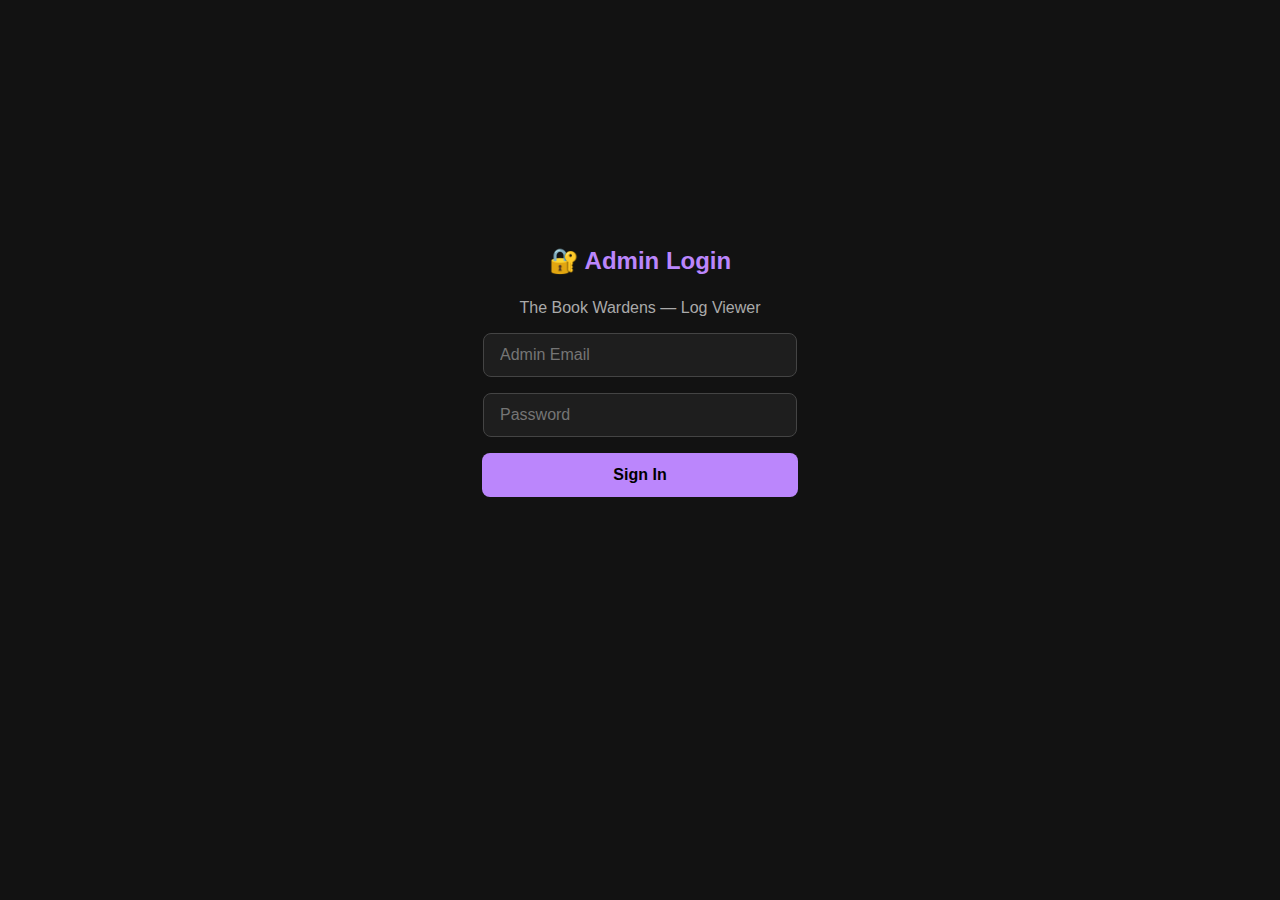
<file: log-viewer.html>
<!DOCTYPE html>
<html lang="en">

<head>
    <meta charset="UTF-8">
    <meta name="viewport" content="width=device-width, initial-scale=1.0">
    <title>Cloud Log Viewer - The Book Wardens</title>
    <!-- Firebase SDK (Compat) -->
    <script src="https://www.gstatic.com/firebasejs/8.10.1/firebase-app.js"></script>
    <script src="https://www.gstatic.com/firebasejs/8.10.1/firebase-auth.js"></script>
    <script src="https://www.gstatic.com/firebasejs/8.10.1/firebase-database.js"></script>
    <!-- Chart.js -->
    <script src="https://cdn.jsdelivr.net/npm/chart.js"></script>
    <script src="./js/firebase-config.js"></script>
    <style>
        body {
            font-family: 'Segoe UI', Tahoma, Geneva, Verdana, sans-serif;
            background: #121212;
            color: #e0e0e0;
            margin: 0;
            padding: 20px;
        }

        /* ── Login Screen ── */
        #login-screen {
            display: flex;
            flex-direction: column;
            align-items: center;
            justify-content: center;
            height: 80vh;
            gap: 16px;
        }

        #login-screen h2 {
            color: #bb86fc;
            margin-bottom: 8px;
        }

        #login-screen input {
            width: 280px;
            padding: 12px 16px;
            background: #1e1e1e;
            border: 1px solid #444;
            border-radius: 8px;
            color: #fff;
            font-size: 1rem;
        }

        #login-screen button {
            width: 316px;
            padding: 13px;
            background: #bb86fc;
            color: #000;
            border: none;
            border-radius: 8px;
            font-weight: bold;
            font-size: 1rem;
            cursor: pointer;
        }

        #login-screen button:hover {
            background: #d0a8ff;
        }

        #login-error {
            color: #ff6b6b;
            font-size: 0.9rem;
            min-height: 20px;
        }

        /* ── Main App ── */
        #app-screen {
            display: none;
        }

        .top-bar {
            display: flex;
            justify-content: space-between;
            align-items: center;
            margin-bottom: 16px;
        }

        .top-bar h1 {
            margin: 0;
            font-size: 1.3rem;
            color: #bb86fc;
        }

        .top-bar .user-info {
            font-size: 0.85rem;
            color: #aaa;
        }

        #btn-logout {
            padding: 6px 14px;
            background: #333;
            border: 1px solid #555;
            border-radius: 6px;
            color: #fff;
            cursor: pointer;
            font-size: 0.85rem;
        }

        #btn-logout:hover {
            background: #444;
        }

        .container {
            display: flex;
            gap: 20px;
            height: 88vh;
        }

        /* Left Sidebar: Session List */
        .sidebar {
            width: 300px;
            background: #1e1e1e;
            border-radius: 8px;
            padding: 15px;
            overflow-y: auto;
            display: flex;
            flex-direction: column;
        }

        .sidebar h2 {
            margin-top: 0;
            font-size: 1.2rem;
            color: #bb86fc;
            border-bottom: 1px solid #333;
            padding-bottom: 10px;
        }

        .session-item {
            padding: 10px;
            margin-bottom: 8px;
            background: #2c2c2c;
            border-radius: 4px;
            cursor: pointer;
            transition: background 0.2s;
            border-left: 3px solid transparent;
        }

        .session-item:hover {
            background: #3c3c3c;
        }

        .session-item.active {
            background: #332b40;
            border-left-color: #bb86fc;
        }

        .session-time {
            font-size: 0.8rem;
            color: #aaa;
            margin-bottom: 4px;
        }

        .session-ua {
            font-size: 0.75rem;
            color: #666;
            white-space: nowrap;
            overflow: hidden;
            text-overflow: ellipsis;
        }

        /* Main Content */
        .main {
            flex: 1;
            display: flex;
            flex-direction: column;
            gap: 20px;
            overflow-y: auto;
        }

        /* Charts */
        .chart-card {
            background: #1e1e1e;
            padding: 15px;
            border-radius: 8px;
            min-height: 250px;
        }

        .chart-header {
            display: flex;
            justify-content: space-between;
            margin-bottom: 10px;
            font-size: 1rem;
            font-weight: bold;
        }

        /* Log Text Area */
        .log-box {
            background: #000;
            color: #00ff00;
            font-family: monospace;
            padding: 15px;
            border-radius: 8px;
            flex: 1;
            overflow: auto;
            font-size: 12px;
            white-space: pre-wrap;
            line-height: 1.4;
            border: 1px solid #333;
        }

        .badge {
            display: inline-block;
            padding: 2px 6px;
            border-radius: 4px;
            font-size: 0.7rem;
            margin-right: 5px;
        }

        .badge-ios {
            background: #333;
            color: #fff;
            border: 1px solid #555;
        }

        .badge-android {
            background: #2e7d32;
            color: #fff;
        }
    </style>
</head>

<body>

    <!-- ── Login Screen ── -->
    <div id="login-screen">
        <h2>🔐 Admin Login</h2>
        <p style="color:#aaa; margin:0;">The Book Wardens — Log Viewer</p>
        <input type="email" id="admin-email" placeholder="Admin Email" autocomplete="email">
        <input type="password" id="admin-password" placeholder="Password" autocomplete="current-password">
        <button id="btn-login">Sign In</button>
        <div id="login-error"></div>
    </div>

    <!-- ── Main App (shown after login) ── -->
    <div id="app-screen">
        <div class="top-bar">
            <h1>📊 Cloud Log Viewer</h1>
            <div style="display:flex; align-items:center; gap:12px;">
                <span class="user-info" id="logged-in-email"></span>
                <button id="btn-logout">Sign Out</button>
            </div>
        </div>

        <div class="container">
            <!-- Sidebar -->
            <div class="sidebar">
                <div style="display:flex; justify-content:space-between; align-items:center;">
                    <h2>Sessions</h2>
                    <button onclick="loadSessions()"
                        style="cursor:pointer; background:none; border:none; color:#bb86fc;">↻</button>
                </div>
                <div id="sessionList">Loading...</div>
            </div>

            <!-- Main -->
            <div class="main">
                <div id="metadata" style="background:#252525; padding:10px; border-radius:8px; display:none;">
                    <h3 style="margin:0 0 5px 0;">Session Details</h3>
                    <div id="meta-content" style="font-size:0.9rem; color:#aaa;"></div>
                </div>

                <div class="chart-card">
                    <div class="chart-header">
                        <span>Performance Metrics (RAF & Listeners)</span>
                        <span style="color:#cf6679; font-size:0.8rem;">Critical: RAF > 2 or LSN > 60</span>
                    </div>
                    <div style="height: 200px; position: relative;">
                        <canvas id="perfChart"></canvas>
                    </div>
                </div>

                <div class="log-box" id="logContent">Select a session to view logs...</div>
            </div>
        </div>
    </div>

    <script>
        // ── Firebase Init ──────────────────────────────────────────────────────
        if (!firebase.apps.length) {
            firebase.initializeApp(window.FIREBASE_CONFIG);
        }
        const auth = firebase.auth();
        const db = firebase.database();
        let chartInstance = null;

        // ── Auth State Observer ───────────────────────────────────────────────
        auth.onAuthStateChanged(user => {
            if (user) {
                // Logged in → show app
                document.getElementById('login-screen').style.display = 'none';
                document.getElementById('app-screen').style.display = 'block';
                document.getElementById('logged-in-email').textContent = user.email;
                loadSessions();
            } else {
                // Not logged in → show login
                document.getElementById('login-screen').style.display = 'flex';
                document.getElementById('app-screen').style.display = 'none';
            }
        });

        // ── Login ─────────────────────────────────────────────────────────────
        document.getElementById('btn-login').onclick = async () => {
            const email = document.getElementById('admin-email').value.trim();
            const password = document.getElementById('admin-password').value;
            const errEl = document.getElementById('login-error');
            errEl.textContent = '';

            if (!email || !password) {
                errEl.textContent = 'Please enter email and password.';
                return;
            }
            try {
                await auth.signInWithEmailAndPassword(email, password);
                // onAuthStateChanged will handle the rest
            } catch (e) {
                errEl.textContent = '❌ ' + e.message;
            }
        };

        // Enter key on password field triggers login
        document.getElementById('admin-password').addEventListener('keydown', e => {
            if (e.key === 'Enter') document.getElementById('btn-login').click();
        });

        // ── Logout ────────────────────────────────────────────────────────────
        document.getElementById('btn-logout').onclick = () => auth.signOut();

        // ── Load Session List ─────────────────────────────────────────────────
        function loadSessions() {
            const listEl = document.getElementById('sessionList');
            listEl.innerHTML = 'Fetching...';

            db.ref('logs').orderByKey().limitToLast(20).once('value', snapshot => {
                const data = snapshot.val();
                if (!data) {
                    listEl.innerHTML = 'No sessions found.';
                    return;
                }

                const keys = Object.keys(data).reverse(); // Newest first
                listEl.innerHTML = '';

                keys.forEach(key => {
                    const session = data[key];
                    const div = document.createElement('div');
                    div.className = 'session-item';

                    const date = session.timestamp
                        ? new Date(session.timestamp).toLocaleString()
                        : key.replace('session_', '');
                    const isIOS = session.ua && (session.ua.includes('iPhone') || session.ua.includes('iPad'));

                    div.innerHTML = `
                        <div class="session-time">
                            ${isIOS ? '<span class="badge badge-ios">iOS</span>' : ''}
                            ${date}
                        </div>
                        <div class="session-ua" title="${session.ua}">${session.ua || 'Unknown UA'}</div>
                    `;
                    div.onclick = () => loadSessionDetail(key, div);
                    listEl.appendChild(div);
                });
            }, err => {
                listEl.innerHTML = `<p style="color:red;">Read failed: ${err.message}</p>`;
            });
        }

        // ── Parse Logs ────────────────────────────────────────────────────────
        function parseLogs(logs) {
            const regex = /\[(\d{2}:\d{2}:\d{2}\.\d{3})\].*\[Meter\].*RAF:(\d+).*LSN:(\d+)/;
            const timePoints = [], rafCounts = [], lsnCounts = [];

            logs.forEach(line => {
                const match = line.match(regex);
                if (match) {
                    timePoints.push(match[1]);
                    rafCounts.push(parseInt(match[2], 10));
                    lsnCounts.push(parseInt(match[3], 10));
                }
            });

            return { timePoints, rafCounts, lsnCounts };
        }

        // ── Load Session Detail ───────────────────────────────────────────────
        async function loadSessionDetail(sessionId, el) {
            document.querySelectorAll('.session-item').forEach(e => e.classList.remove('active'));
            el.classList.add('active');
            document.getElementById('logContent').textContent = 'Loading logs...';

            const snapshot = await db.ref('logs/' + sessionId).once('value');
            const data = snapshot.val();
            if (!data) return;

            document.getElementById('metadata').style.display = 'block';
            document.getElementById('meta-content').innerHTML = `
                <strong>User Agent:</strong> ${data.ua}<br>
                <strong>Timestamp:</strong> ${data.timestamp}<br>
                <strong>Log Lines:</strong> ${data.logs ? data.logs.length : 0}
            `;

            const logText = Array.isArray(data.logs) ? data.logs.join('\n') : 'No logs array found.';
            document.getElementById('logContent').textContent = logText;

            if (Array.isArray(data.logs)) renderChart(parseLogs(data.logs));
        }

        // ── Render Chart ──────────────────────────────────────────────────────
        function renderChart(data) {
            const ctx = document.getElementById('perfChart').getContext('2d');
            if (chartInstance) chartInstance.destroy();

            chartInstance = new Chart(ctx, {
                type: 'line',
                data: {
                    labels: data.timePoints,
                    datasets: [
                        {
                            label: 'RAF Count (Leak Check)',
                            data: data.rafCounts,
                            borderColor: '#ff4444',
                            backgroundColor: 'rgba(255, 68, 68, 0.1)',
                            borderWidth: 2,
                            tension: 0.1,
                            yAxisID: 'y'
                        },
                        {
                            label: 'EventListeners',
                            data: data.lsnCounts,
                            borderColor: '#00e5ff',
                            borderWidth: 1,
                            pointRadius: 0,
                            borderDash: [5, 5],
                            yAxisID: 'y1'
                        }
                    ]
                },
                options: {
                    responsive: true,
                    maintainAspectRatio: false,
                    interaction: { mode: 'index', intersect: false },
                    scales: {
                        x: { ticks: { color: '#888', maxTicksLimit: 10 }, grid: { color: '#333' } },
                        y: {
                            type: 'linear', display: true, position: 'left',
                            title: { display: true, text: 'RAF Count', color: '#ff4444' },
                            grid: { color: '#333' },
                            ticks: { color: '#ff4444', stepSize: 1 }
                        },
                        y1: {
                            type: 'linear', display: true, position: 'right',
                            title: { display: true, text: 'Listeners', color: '#00e5ff' },
                            grid: { drawOnChartArea: false },
                            ticks: { color: '#00e5ff' }
                        }
                    },
                    plugins: { legend: { labels: { color: '#fff' } } }
                }
            });
        }
    </script>
</body>

</html>
</file>
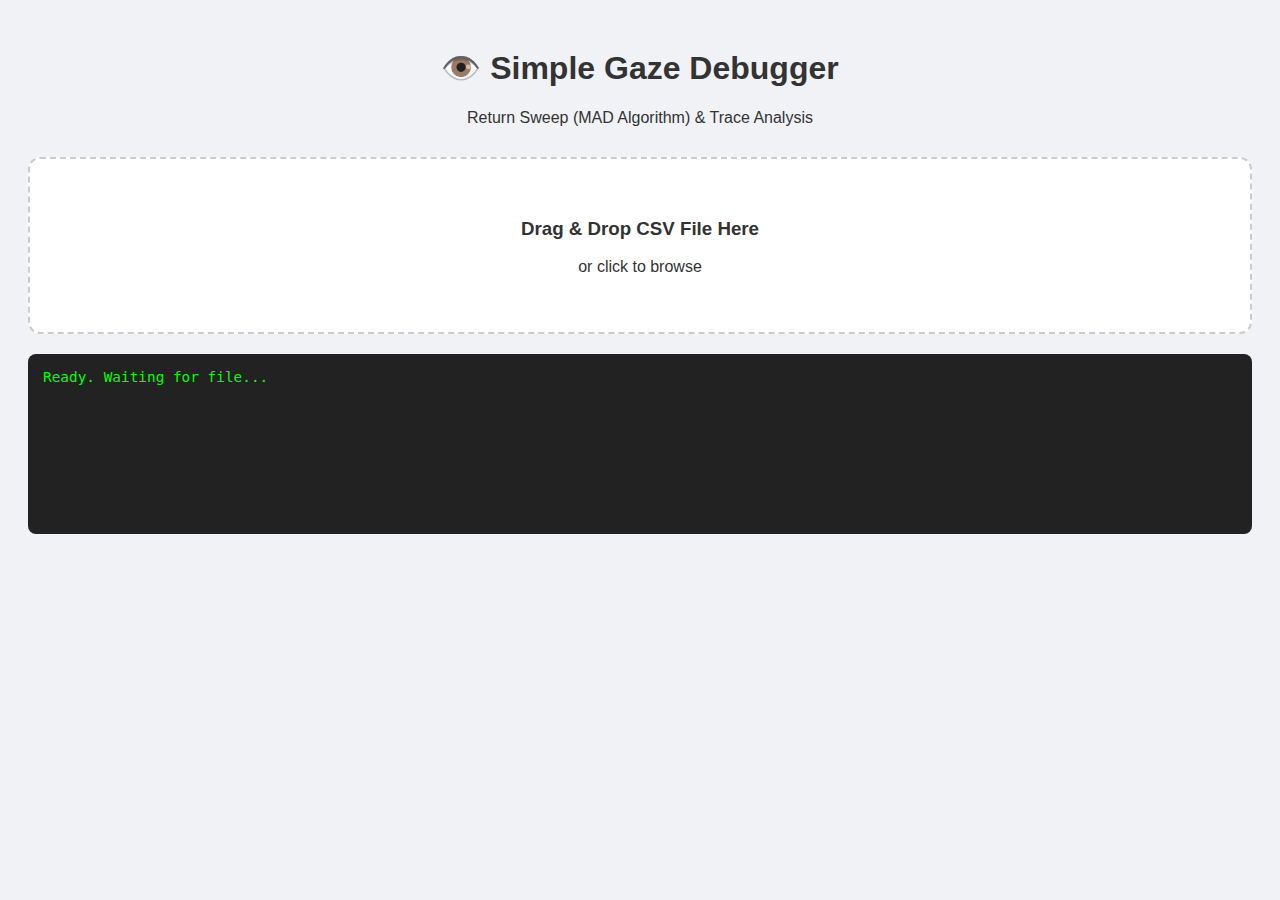
<file: simple-debug-viz.html>
<!DOCTYPE html>
<html lang="en">

<head>
    <meta charset="UTF-8">
    <meta name="viewport" content="width=device-width, initial-scale=1.0">
    <title>Simple Gaze Debug Viz</title>
    <script src="https://cdn.jsdelivr.net/npm/chart.js"></script>
    <script src="https://cdn.jsdelivr.net/npm/chartjs-plugin-annotation"></script>
    <style>
        body {
            font-family: 'Segoe UI', sans-serif;
            padding: 20px;
            background: #f0f2f5;
            color: #333;
        }

        .container {
            max-width: 1400px;
            margin: 0 auto;
        }

        .header {
            text-align: center;
            margin-bottom: 30px;
        }

        .upload-box {
            background: white;
            border: 2px dashed #ccc;
            padding: 40px;
            text-align: center;
            border-radius: 12px;
            cursor: pointer;
            transition: all 0.2s;
            margin-bottom: 20px;
        }

        .upload-box:hover {
            border-color: #007bff;
            background: #eef6ff;
        }

        .upload-box.active {
            border-color: #007bff;
            background: #eef6ff;
        }

        .card {
            background: white;
            border-radius: 12px;
            padding: 20px;
            box-shadow: 0 2px 8px rgba(0, 0, 0, 0.1);
            margin-bottom: 20px;
        }

        .chart-container {
            position: relative;
            height: 400px;
            width: 100%;
        }

        h2 {
            margin-top: 0;
            font-size: 1.2rem;
            color: #444;
            border-bottom: 1px solid #eee;
            padding-bottom: 10px;
        }

        #logArea {
            background: #222;
            color: #0f0;
            padding: 15px;
            border-radius: 8px;
            font-family: monospace;
            font-size: 0.9rem;
            height: 150px;
            overflow-y: auto;
            margin-bottom: 20px;
        }
    </style>
</head>

<body>

    <div class="container">
        <div class="header">
            <h1>👁️ Simple Gaze Debugger</h1>
            <p>Return Sweep (MAD Algorithm) & Trace Analysis</p>
        </div>

        <div class="upload-box" id="dropZone">
            <h3>Drag & Drop CSV File Here</h3>
            <p>or click to browse</p>
            <input type="file" id="fileInput" accept=".csv" style="display:none">
        </div>

        <div id="logArea">Ready. Waiting for file...</div>

        <div id="healthReport" class="card" style="display:none; border-left: 5px solid #ccc;"></div>

        <div id="dashboard" style="display:none;">
            <div class="card">
                <h2>📉 Chart 1: Return Sweep Logic Analysis (MAD Algorithm)</h2>
                <p style="font-size:0.9rem; color:#666;">
                    Blue Line: Realtime Velocity (VX) | Red Dashed: Dynamic Threshold | ⭐ Gold Star: "팡" Triggered
                </p>
                <div class="chart-container">
                    <canvas id="chartMAD"></canvas>
                </div>
            </div>

            <div class="card">
                <h2>🗺️ Chart 2: Spatial Gaze Path (Raw X/Y)</h2>
                <div class="chart-container" style="height: 500px;">
                    <canvas id="chartSpatial"></canvas>
                </div>
            </div>

            <div class="card">
                <h2>⏱️ Chart 3: Position & Line Index Over Time</h2>
                <div class="chart-container">
                    <canvas id="chartTime"></canvas>
                </div>
            </div>
        </div>
    </div>

    <script>
        const dropZone = document.getElementById('dropZone');
        const fileInput = document.getElementById('fileInput');
        const logArea = document.getElementById('logArea');
        let charts = [];

        // --- Logger ---
        function log(msg) {
            const line = document.createElement('div');
            line.textContent = `> ${msg}`;
            logArea.appendChild(line);
            logArea.scrollTop = logArea.scrollHeight;
            console.log(msg);
        }

        // --- Drag & Drop ---
        dropZone.addEventListener('click', () => fileInput.click());
        fileInput.addEventListener('change', e => handleFile(e.target.files[0]));

        dropZone.addEventListener('dragover', e => { e.preventDefault(); dropZone.classList.add('active'); });
        dropZone.addEventListener('dragleave', () => dropZone.classList.remove('active'));
        dropZone.addEventListener('drop', e => {
            e.preventDefault();
            dropZone.classList.remove('active');
            if (e.dataTransfer.files.length) handleFile(e.dataTransfer.files[0]);
        });

        function handleFile(file) {
            if (!file) return;
            log(`Loading file: ${file.name} (${(file.size / 1024).toFixed(1)} KB)`);

            const reader = new FileReader();
            reader.onload = e => parseCSV(e.target.result);
            reader.readAsText(file);
        }

        // --- Robust CSV Parser ---
        function parseCSV(content) {
            log("Parsing CSV...");

            // 1. Remove BOM
            if (content.charCodeAt(0) === 0xFEFF) content = content.slice(1);

            const lines = content.split(/\r?\n/).filter(l => l.trim().length > 0);
            if (lines.length < 2) {
                log("Error: File is empty or too short.");
                return;
            }

            // 2. Head Detection
            let headerLine = lines[0];
            let delimiter = headerLine.includes('\t') ? '\t' : ',';
            const headers = headerLine.split(delimiter).map(h => h.trim().toLowerCase());

            log(`Detected Delimiter: "${delimiter === '\t' ? 'TAB' : 'COMMA'}"`);
            log(`Headers: ${headers.join(', ')}`);

            // 3. Map Columns
            const findCol = (keywords) => headers.findIndex(h => keywords.some(k => h.includes(k)));

            const colMap = {
                t: findCol(['time', 'relative', 't']),
                x: findCol(['rawx', 'x']),
                y: findCol(['rawy', 'y']),
                vx: findCol(['velx', 'vx']),
                lineIdx: findCol(['lineindex']),
                // Debug Cols
                dbgVX: findCol(['debug_realtimevx', 'realtimevx', 'debugvx']),
                dbgThresh: findCol(['debug_threshold', 'threshold']),
                dbgMed: findCol(['debug_median', 'median']),
                didFire: findCol(['didfire', 'fire']),
                isArmed: findCol(['isarmed', 'armed'])
            };

            // Fallback for T if missing (assume idx 0)
            if (colMap.t === -1) { colMap.t = 0; log("Warning: Time column not found, using index 0"); }

            log(`Mapping: T=${colMap.t}, VX=${colMap.vx}, DbgVX=${colMap.dbgVX}, DbgThresh=${colMap.dbgThresh}, Fire=${colMap.didFire}`);

            // 4. Parse Rows
            const data = [];
            let parseErrors = 0;

            for (let i = 1; i < lines.length; i++) {
                const parts = lines[i].split(delimiter).map(s => s.trim());

                // Basic validation
                if (parts.length < headers.length - 2) { // Allow slightly shorter rows
                    if (parseErrors++ < 3) log(`Skipping broken line ${i}: ${lines[i]}`);
                    continue;
                }

                const getVal = (idx) => {
                    if (idx === -1 || idx >= parts.length) return null;
                    const v = parseFloat(parts[idx]);
                    return isNaN(v) ? parts[idx] : v; // Return number or string
                };

                const row = {
                    t: getVal(colMap.t),
                    x: getVal(colMap.x),
                    y: getVal(colMap.y),
                    vx: getVal(colMap.vx),
                    lineIdx: getVal(colMap.lineIdx),

                    // Debug vars
                    dbgVX: getVal(colMap.dbgVX),
                    dbgThresh: getVal(colMap.dbgThresh),
                    didFire: (String(getVal(colMap.didFire)).toLowerCase() === 'true'),
                    isArmed: (String(getVal(colMap.isArmed)).toLowerCase() === 'true')
                };

                if (typeof row.t === 'number') data.push(row);
            }

            log(`Successfully parsed ${data.length} rows.`);
            if (data.length > 0) {
                const r0 = data[0];
                log(`Sample Row[0]: T=${r0.t}, DbgVX=${r0.dbgVX}, Thresh=${r0.dbgThresh}, Fire=${r0.didFire}`);
            }

            analyzeDataHealth(data);
            renderDashboard(data);
        }

        // --- Data Health Check ---
        function analyzeDataHealth(data) {
            if (data.length < 2) return;

            let timeReversals = 0;
            let largeGaps = 0;
            let maxGap = 0;
            let sumGap = 0;
            let duplicatedTime = 0;
            let zeroX = 0;
            let zeroY = 0;

            for (let i = 1; i < data.length; i++) {
                const prev = data[i - 1];
                const curr = data[i];
                const dt = curr.t - prev.t;

                if (dt < 0) timeReversals++;
                if (dt === 0) duplicatedTime++;
                if (dt > 100) largeGaps++; // Gap > 100ms
                if (dt > maxGap) maxGap = dt;
                sumGap += dt;

                if (curr.x === 0) zeroX++;
                if (curr.y === 0) zeroY++;
            }

            const avgGap = sumGap / (data.length - 1);
            const estHz = avgGap > 0 ? (1000 / avgGap).toFixed(1) : 0;
            const totalDuration = (data[data.length - 1].t - data[0].t) / 1000;

            // Render Report
            const reportDiv = document.getElementById('healthReport');
            reportDiv.style.display = 'block';

            // Status determination
            let status = "GOOD";
            let color = "#28a745"; // Green
            if (timeReversals > 0 || largeGaps > data.length * 0.1) {
                status = "WARNING";
                color = "#ffc107"; // Yellow
            }
            if (avgGap > 100 || maxGap > 5000) {
                status = "CRITICAL";
                color = "#dc3545"; // Red
            }

            reportDiv.innerHTML = `
                <h3 style="margin-top:0; border-bottom:2px solid ${color}; padding-bottom:5px; color:${color}">
                    🩺 Data Health Status: ${status}
                </h3>
                <div style="display:grid; grid-template-columns: 1fr 1fr 1fr; gap:10px; font-size:0.9rem;">
                    <div>
                        <strong>Sampling Rate:</strong> ${estHz} Hz<br>
                        <strong>Total Duration:</strong> ${totalDuration.toFixed(1)} s<br>
                        <strong>Total Samples:</strong> ${data.length}
                    </div>
                    <div>
                        <strong>Time Reversals:</strong> <span style="color:${timeReversals > 0 ? 'red' : 'inherit'}">${timeReversals}</span><br>
                        <strong>Duplicated Ts:</strong> ${duplicatedTime}<br>
                        <strong>Avg Interval:</strong> ${avgGap.toFixed(1)} ms
                    </div>
                    <div>
                        <strong>Large Gaps (>100ms):</strong> <span style="color:${largeGaps > 0 ? 'red' : 'inherit'}">${largeGaps}</span><br>
                        <strong>Max Gap:</strong> ${maxGap.toFixed(0)} ms<br>
                        <strong>Zero(0,0) Points:</strong> ${zeroX} / ${zeroY}
                    </div>
                </div>
                ${timeReversals > 0 ? '<p style="color:red; margin:5px 0 0;">⚠️ Time Reversals detected! The data is out of order. Timestamps must be monotonic.</p>' : ''}
                ${maxGap > 500 ? `<p style="color:orange; margin:5px 0 0;">⚠️ Large data loss detected (${maxGap.toFixed(0)}ms gap). This may cause detection misses.</p>` : ''}
            `;
        }

        // --- Rendering ---
        function renderDashboard(data) {
            document.getElementById('dashboard').style.display = 'block';

            // Destroy old charts
            charts.forEach(c => c.destroy());
            charts = [];

            // Prepare Datasets
            const labels = data.map(d => d.t);

            // 1. MAD Analysis Chart
            const madCtx = document.getElementById('chartMAD').getContext('2d');
            charts.push(new Chart(madCtx, {
                type: 'line',
                data: {
                    labels: labels,
                    datasets: [
                        {
                            label: 'Realtime VX (Blue)',
                            data: data.map(d => d.dbgVX !== null ? d.dbgVX : d.vx), // Fallback to raw VX if debug missing
                            borderColor: '#007bff',
                            borderWidth: 1.5,
                            pointRadius: 0
                        },
                        {
                            label: 'Threshold (Red Dashed)',
                            data: data.map(d => d.dbgThresh),
                            borderColor: '#dc3545',
                            borderWidth: 2,
                            borderDash: [5, 5],
                            pointRadius: 0
                        },
                        {
                            label: "Triggered! (Star)",
                            data: data.map(d => d.didFire ? (d.dbgVX || d.vx || -1) : null),
                            type: 'scatter',
                            backgroundColor: '#ffc107',
                            pointStyle: 'star',
                            radius: 10,
                            order: 0
                        }
                    ]
                },
                options: {
                    responsive: true,
                    maintainAspectRatio: false,
                    interaction: { mode: 'index', intersect: false },
                    scales: {
                        y: { title: { display: true, text: 'Velocity (px/ms)' } }
                    }
                }
            }));

            // 2. Spatial Path Chart
            const spatialCtx = document.getElementById('chartSpatial').getContext('2d');
            const spatialData = data.map(d => ({ x: d.x, y: d.y }));

            // Highlight Return Sweeps
            const sweepPoints = data.filter(d => d.didFire).map(d => ({ x: d.x, y: d.y }));

            charts.push(new Chart(spatialCtx, {
                type: 'scatter',
                data: {
                    datasets: [
                        {
                            label: 'Gaze Path',
                            data: spatialData,
                            borderColor: 'rgba(0,0,0,0.1)',
                            backgroundColor: 'rgba(0,0,0,0.1)',
                            pointRadius: 2,
                            showLine: false
                        },
                        {
                            label: 'Trigger Points',
                            data: sweepPoints,
                            backgroundColor: '#ffc107',
                            pointStyle: 'star',
                            radius: 10
                        }
                    ]
                },
                options: {
                    responsive: true,
                    maintainAspectRatio: false,
                    scales: {
                        x: { position: 'top', title: { display: true, text: 'Raw X' } },
                        y: { reverse: true, title: { display: true, text: 'Raw Y' } }
                    }
                }
            }));

            // 3. Time Series Chart
            const timeCtx = document.getElementById('chartTime').getContext('2d');
            charts.push(new Chart(timeCtx, {
                type: 'line',
                data: {
                    labels: labels,
                    datasets: [
                        {
                            label: 'Raw X',
                            data: data.map(d => d.x),
                            borderColor: '#28a745',
                            borderWidth: 1,
                            pointRadius: 0
                        },
                        {
                            label: 'Line Index (Right Axis)',
                            data: data.map(d => d.lineIdx),
                            borderColor: '#fd7e14',
                            borderWidth: 2,
                            stepped: true,
                            yAxisID: 'y1'
                        }
                    ]
                },
                options: {
                    responsive: true,
                    maintainAspectRatio: false,
                    scales: {
                        y: { position: 'left', title: { display: true, text: 'Raw X px' } },
                        y1: { position: 'right', grid: { drawOnChartArea: false }, title: { display: true, text: 'Line Index' } }
                    }
                }
            }));

            log("Charts Rendered Successfully.");
        }

    </script>

</body>

</html>
</file>
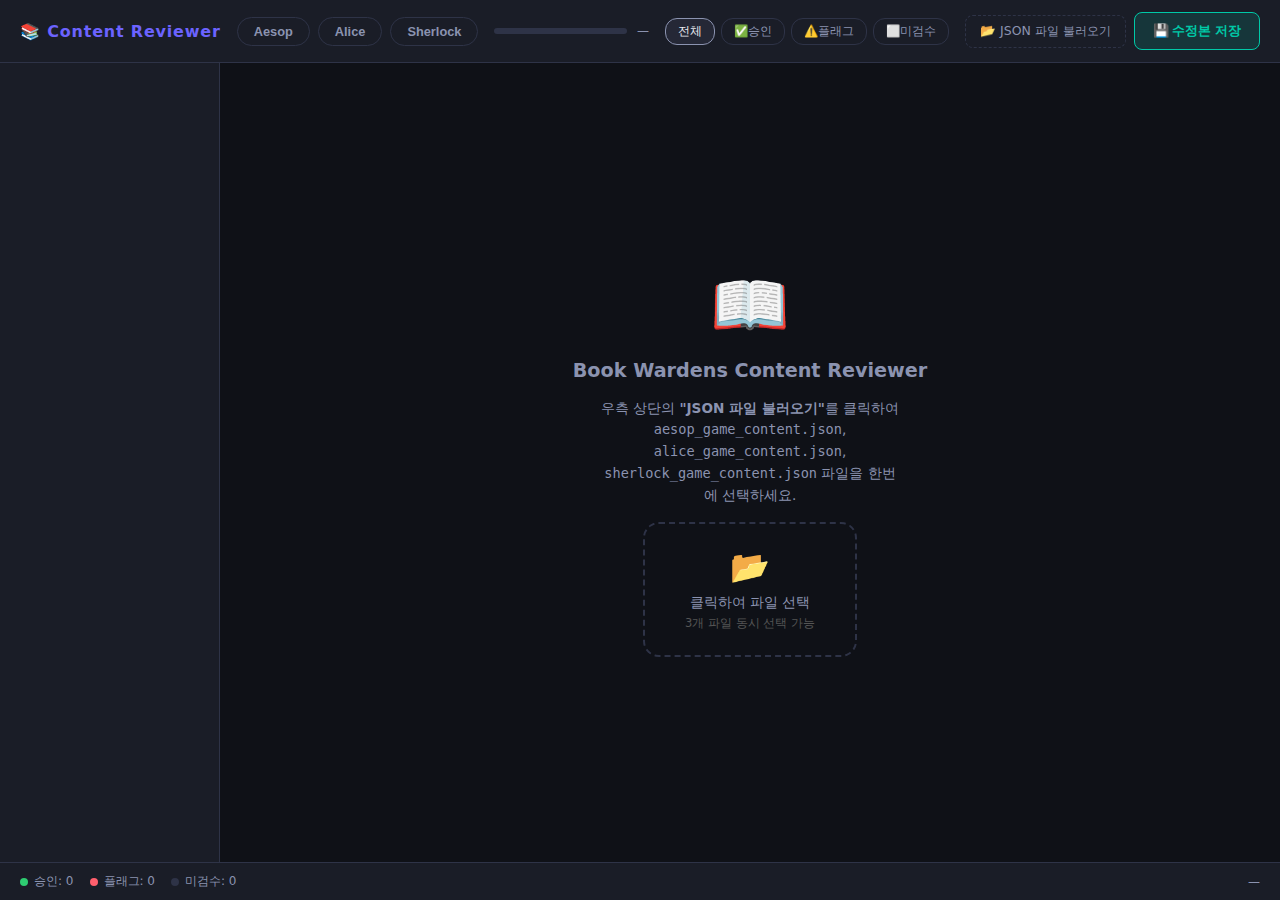
<file: tools/content_reviewer.html>
<!DOCTYPE html>
<html lang="ko">

<head>
    <meta charset="UTF-8">
    <meta name="viewport" content="width=device-width, initial-scale=1.0">
    <title>📚 Book Wardens — Content Reviewer</title>
    <style>
        :root {
            --bg: #0f1117;
            --surface: #1a1d27;
            --surface2: #252836;
            --border: #2e3347;
            --accent: #6c63ff;
            --accent2: #00c9a7;
            --warn: #ffb347;
            --danger: #ff5f6d;
            --success: #2ecc71;
            --text: #e8eaf0;
            --text2: #8b93b0;
            --mid-blue: #3d8ef8;
            --final-red: #e74c3c;
            --easy: #2ecc71;
            --normal: #f39c12;
            --hard: #e74c3c;
        }

        * {
            box-sizing: border-box;
            margin: 0;
            padding: 0;
        }

        body {
            background: var(--bg);
            color: var(--text);
            font-family: 'Segoe UI', system-ui, sans-serif;
            height: 100vh;
            display: flex;
            flex-direction: column;
            overflow: hidden;
        }

        /* ── TOP BAR ── */
        #topbar {
            background: var(--surface);
            border-bottom: 1px solid var(--border);
            padding: 12px 20px;
            display: flex;
            align-items: center;
            gap: 16px;
            flex-shrink: 0;
            z-index: 10;
        }

        #topbar h1 {
            font-size: 1rem;
            font-weight: 700;
            letter-spacing: 0.05em;
            color: var(--accent);
            white-space: nowrap;
        }

        .book-tabs {
            display: flex;
            gap: 8px;
        }

        .book-tab {
            padding: 6px 16px;
            border-radius: 20px;
            border: 1px solid var(--border);
            background: transparent;
            color: var(--text2);
            cursor: pointer;
            font-size: 0.8rem;
            font-weight: 600;
            transition: all 0.2s;
        }

        .book-tab.active {
            background: var(--accent);
            border-color: var(--accent);
            color: #fff;
        }

        .book-tab.loaded {
            border-color: var(--accent2);
            color: var(--accent2);
        }

        .book-tab.loaded.active {
            background: var(--accent);
            border-color: var(--accent);
            color: #fff;
        }

        #progress-bar-wrap {
            flex: 1;
            display: flex;
            align-items: center;
            gap: 10px;
        }

        #progress-text {
            font-size: 0.75rem;
            color: var(--text2);
            white-space: nowrap;
        }

        #progress-bar {
            flex: 1;
            height: 6px;
            background: var(--border);
            border-radius: 3px;
            overflow: hidden;
            min-width: 80px;
        }

        #progress-fill {
            height: 100%;
            background: linear-gradient(90deg, var(--accent), var(--accent2));
            border-radius: 3px;
            transition: width 0.4s;
        }

        .filter-btns {
            display: flex;
            gap: 6px;
        }

        .filter-btn {
            padding: 5px 12px;
            border-radius: 12px;
            border: 1px solid var(--border);
            background: transparent;
            color: var(--text2);
            cursor: pointer;
            font-size: 0.72rem;
            transition: all 0.2s;
        }

        .filter-btn.active {
            background: var(--surface2);
            border-color: var(--text2);
            color: var(--text);
        }

        #load-section {
            display: flex;
            gap: 8px;
            align-items: center;
            margin-left: auto;
        }

        .load-btn {
            padding: 7px 14px;
            border-radius: 8px;
            border: 1px dashed var(--border);
            background: transparent;
            color: var(--text2);
            cursor: pointer;
            font-size: 0.78rem;
            transition: all 0.2s;
            white-space: nowrap;
        }

        .load-btn:hover {
            border-color: var(--accent);
            color: var(--accent);
        }

        /* ── MAIN LAYOUT ── */
        #main {
            display: flex;
            flex: 1;
            overflow: hidden;
        }

        /* ── SIDEBAR ── */
        #sidebar {
            width: 220px;
            flex-shrink: 0;
            background: var(--surface);
            border-right: 1px solid var(--border);
            overflow-y: auto;
            padding: 8px 0;
        }

        #sidebar::-webkit-scrollbar {
            width: 4px;
        }

        #sidebar::-webkit-scrollbar-thumb {
            background: var(--border);
            border-radius: 2px;
        }

        .day-item {
            padding: 10px 16px;
            cursor: pointer;
            display: flex;
            align-items: center;
            gap: 8px;
            transition: background 0.15s;
            border-left: 3px solid transparent;
        }

        .day-item:hover {
            background: var(--surface2);
        }

        .day-item.active {
            background: var(--surface2);
            border-left-color: var(--accent);
        }

        .day-num {
            font-size: 0.7rem;
            color: var(--text2);
            min-width: 30px;
        }

        .day-title {
            font-size: 0.78rem;
            flex: 1;
            overflow: hidden;
            text-overflow: ellipsis;
            white-space: nowrap;
        }

        .day-status {
            font-size: 0.7rem;
        }

        /* ── CONTENT AREA ── */
        #content {
            flex: 1;
            overflow-y: auto;
            padding: 24px;
            display: flex;
            flex-direction: column;
            gap: 20px;
        }

        #content::-webkit-scrollbar {
            width: 6px;
        }

        #content::-webkit-scrollbar-thumb {
            background: var(--border);
            border-radius: 3px;
        }

        /* ── CHAPTER HEADER ── */
        #chapter-header {
            display: flex;
            align-items: center;
            gap: 12px;
            flex-wrap: wrap;
        }

        #chapter-title {
            font-size: 1.2rem;
            font-weight: 700;
        }

        .difficulty-badge {
            padding: 3px 10px;
            border-radius: 10px;
            font-size: 0.7rem;
            font-weight: 700;
        }

        .badge-easy {
            background: #1a3a2a;
            color: var(--easy);
        }

        .badge-normal {
            background: #3a2a1a;
            color: var(--normal);
        }

        .badge-hard {
            background: #3a1a1a;
            color: var(--hard);
        }

        /* ── PASSAGE TABS ── */
        .pass-tabs {
            display: flex;
            gap: 8px;
        }

        .pass-tab {
            padding: 8px 20px;
            border-radius: 8px;
            border: 1px solid var(--border);
            background: transparent;
            color: var(--text2);
            cursor: pointer;
            font-weight: 600;
            transition: all 0.2s;
        }

        .pass-tab.active {
            background: var(--surface2);
            border-color: var(--accent);
            color: var(--accent);
        }

        /* ── PASSAGE CARD ── */
        .card {
            background: var(--surface);
            border: 1px solid var(--border);
            border-radius: 12px;
            padding: 20px;
        }

        .card-header {
            display: flex;
            align-items: center;
            gap: 10px;
            margin-bottom: 14px;
        }

        .card-icon {
            font-size: 1.2rem;
        }

        .card-title {
            font-size: 0.85rem;
            font-weight: 700;
            text-transform: uppercase;
            letter-spacing: 0.08em;
            color: var(--text2);
        }

        .word-count {
            margin-left: auto;
            font-size: 0.72rem;
            color: var(--text2);
            background: var(--surface2);
            padding: 3px 8px;
            border-radius: 6px;
        }

        #passage-text {
            font-size: 0.92rem;
            line-height: 1.85;
            color: var(--text);
        }

        #passage-text .vocab-highlight {
            background: rgba(255, 179, 71, 0.25);
            color: var(--warn);
            border-radius: 3px;
            padding: 0 2px;
            font-weight: 600;
        }

        .warning-badge {
            display: inline-flex;
            align-items: center;
            gap: 4px;
            background: rgba(231, 76, 60, 0.15);
            border: 1px solid var(--danger);
            color: var(--danger);
            padding: 4px 10px;
            border-radius: 6px;
            font-size: 0.75rem;
            margin-top: 10px;
        }

        /* ── VOCAB CARD ── */
        .vocab-word {
            font-size: 1.6rem;
            font-weight: 800;
            color: var(--warn);
            margin-bottom: 10px;
        }

        .vocab-sentence {
            font-size: 0.88rem;
            line-height: 1.7;
            color: var(--text2);
            margin-bottom: 14px;
            background: var(--surface2);
            padding: 10px 14px;
            border-radius: 8px;
        }

        .vocab-sentence b {
            color: var(--warn);
            font-weight: 700;
        }

        /* ── VOCAB IMAGE ── */
        .vocab-layout {
            display: flex;
            gap: 18px;
            align-items: flex-start;
        }

        .vocab-img-wrap {
            flex-shrink: 0;
            width: 160px;
            height: 160px;
            border-radius: 12px;
            overflow: hidden;
            background: var(--surface2);
            border: 1px solid var(--border);
            display: flex;
            align-items: center;
            justify-content: center;
        }

        .vocab-img-wrap img {
            width: 100%;
            height: 100%;
            object-fit: cover;
            display: block;
        }

        .vocab-img-wrap .img-placeholder {
            font-size: 2.5rem;
            color: var(--border);
        }

        .vocab-details {
            flex: 1;
            min-width: 0;
        }

        .vocab-definition {
            font-size: 0.82rem;
            color: var(--accent2);
            background: rgba(0, 201, 167, 0.08);
            border: 1px solid rgba(0, 201, 167, 0.25);
            border-radius: 6px;
            padding: 5px 10px;
            margin-bottom: 10px;
            display: inline-block;
        }

        .options-list {
            display: flex;
            flex-direction: column;
            gap: 8px;
        }

        .option-item {
            padding: 10px 14px;
            border-radius: 8px;
            border: 1px solid var(--border);
            font-size: 0.85rem;
            display: flex;
            align-items: center;
            gap: 10px;
        }

        .option-item.correct {
            border-color: var(--success);
            background: rgba(46, 204, 113, 0.1);
            color: var(--success);
        }

        .option-label {
            font-weight: 700;
            min-width: 20px;
        }

        /* ── QUIZ CARD (MidBoss) ── */
        .midboss-card .card {
            border-color: #1e3a5f;
        }

        .midboss-card .card-title {
            color: var(--mid-blue);
        }

        .quiz-question {
            font-size: 0.95rem;
            font-weight: 600;
            line-height: 1.6;
            margin-bottom: 14px;
        }

        /* ── FINAL BOSS CARD ── */
        .finalboss-card .card {
            border-color: #5f1e1e;
        }

        .finalboss-card .card-title {
            color: var(--final-red);
        }

        .final-passage {
            font-size: 0.88rem;
            line-height: 1.75;
            color: var(--text2);
            background: var(--surface2);
            padding: 12px 16px;
            border-radius: 8px;
            margin-bottom: 16px;
            border-left: 3px solid var(--final-red);
        }

        /* ── ACTION BAR ── */
        .action-bar {
            display: flex;
            gap: 10px;
            align-items: center;
            flex-wrap: wrap;
        }

        .action-status {
            margin-left: auto;
            font-size: 0.78rem;
            color: var(--text2);
        }

        .btn {
            padding: 9px 18px;
            border-radius: 8px;
            border: none;
            cursor: pointer;
            font-size: 0.82rem;
            font-weight: 600;
            transition: all 0.2s;
        }

        .btn-approve {
            background: rgba(46, 204, 113, 0.15);
            color: var(--success);
            border: 1px solid var(--success);
        }

        .btn-approve:hover,
        .btn-approve.active {
            background: var(--success);
            color: #fff;
        }

        .btn-flag {
            background: rgba(255, 87, 87, 0.1);
            color: var(--danger);
            border: 1px solid var(--danger);
        }

        .btn-flag:hover,
        .btn-flag.active {
            background: var(--danger);
            color: #fff;
        }

        .btn-edit {
            background: rgba(108, 99, 255, 0.15);
            color: var(--accent);
            border: 1px solid var(--accent);
        }

        .btn-edit:hover {
            background: var(--accent);
            color: #fff;
        }

        .btn-primary {
            background: var(--accent);
            color: #fff;
        }

        .btn-primary:hover {
            background: #5a52d5;
        }

        .btn-download {
            background: rgba(0, 201, 167, 0.15);
            color: var(--accent2);
            border: 1px solid var(--accent2);
        }

        .btn-download:hover {
            background: var(--accent2);
            color: #fff;
        }

        /* ── EDIT TEXTAREA ── */
        .edit-field {
            width: 100%;
            background: var(--surface2);
            border: 1px solid var(--accent);
            border-radius: 8px;
            color: var(--text);
            padding: 10px;
            font-size: 0.85rem;
            line-height: 1.6;
            resize: vertical;
            font-family: inherit;
            margin-top: 8px;
        }

        /* ── EMPTY STATE ── */
        #empty-state {
            display: flex;
            flex-direction: column;
            align-items: center;
            justify-content: center;
            height: 100%;
            gap: 16px;
            color: var(--text2);
        }

        #empty-state .big-icon {
            font-size: 4rem;
        }

        #empty-state h2 {
            font-size: 1.2rem;
        }

        #empty-state p {
            font-size: 0.85rem;
            text-align: center;
            max-width: 300px;
            line-height: 1.6;
        }

        .file-zone {
            border: 2px dashed var(--border);
            border-radius: 16px;
            padding: 24px 40px;
            text-align: center;
            cursor: pointer;
            transition: border-color 0.2s;
        }

        .file-zone:hover {
            border-color: var(--accent);
        }

        input[type=file] {
            display: none;
        }

        /* ── STATS BAR ── */
        #statsbar {
            display: flex;
            gap: 16px;
            padding: 10px 20px;
            background: var(--surface);
            border-top: 1px solid var(--border);
            flex-shrink: 0;
        }

        .stat-item {
            display: flex;
            align-items: center;
            gap: 6px;
            font-size: 0.75rem;
            color: var(--text2);
        }

        .stat-dot {
            width: 8px;
            height: 8px;
            border-radius: 50%;
        }

        .dot-approved {
            background: var(--success);
        }

        .dot-flagged {
            background: var(--danger);
        }

        .dot-pending {
            background: var(--border);
        }

        /* ── SCROLLBAR GLOBAL ── */
        ::-webkit-scrollbar {
            width: 6px;
            height: 6px;
        }

        ::-webkit-scrollbar-track {
            background: transparent;
        }

        ::-webkit-scrollbar-thumb {
            background: var(--border);
            border-radius: 3px;
        }

        .divider {
            border: none;
            border-top: 1px solid var(--border);
            margin: 4px 0;
        }
    </style>
</head>

<body>

    <!-- TOP BAR -->
    <div id="topbar">
        <h1>📚 Content Reviewer</h1>
        <div class="book-tabs">
            <button class="book-tab" id="tab-aesop" onclick="switchBook('aesop')">Aesop</button>
            <button class="book-tab" id="tab-alice" onclick="switchBook('alice')">Alice</button>
            <button class="book-tab" id="tab-sherlock" onclick="switchBook('sherlock')">Sherlock</button>
        </div>
        <div id="progress-bar-wrap">
            <div id="progress-bar">
                <div id="progress-fill" style="width:0%"></div>
            </div>
            <span id="progress-text">—</span>
        </div>
        <div class="filter-btns">
            <button class="filter-btn active" onclick="setFilter('all',this)">전체</button>
            <button class="filter-btn" onclick="setFilter('approved',this)">✅승인</button>
            <button class="filter-btn" onclick="setFilter('flagged',this)">⚠️플래그</button>
            <button class="filter-btn" onclick="setFilter('pending',this)">⬜미검수</button>
        </div>
        <div id="load-section">
            <label class="load-btn" for="file-input">📂 JSON 파일 불러오기</label>
            <input type="file" id="file-input" accept=".json" multiple onchange="loadFiles(event)">
            <button class="btn btn-download" onclick="downloadAll()">💾 수정본 저장</button>
        </div>
    </div>

    <!-- MAIN -->
    <div id="main">
        <!-- SIDEBAR -->
        <div id="sidebar">
            <div id="day-list"></div>
        </div>

        <!-- CONTENT -->
        <div id="content">
            <div id="empty-state">
                <div class="big-icon">📖</div>
                <h2>Book Wardens Content Reviewer</h2>
                <p>우측 상단의 <strong>"JSON 파일 불러오기"</strong>를 클릭하여<br>
                    <code>aesop_game_content.json</code>, <code>alice_game_content.json</code>,<br>
                    <code>sherlock_game_content.json</code> 파일을 한번에 선택하세요.
                </p>
                <label class="file-zone" for="file-input">
                    <div style="font-size:2rem">📂</div>
                    <div style="margin-top:8px;font-size:0.85rem">클릭하여 파일 선택</div>
                    <div style="margin-top:4px;font-size:0.72rem;color:#555">3개 파일 동시 선택 가능</div>
                </label>
            </div>
            <div id="chapter-view" style="display:none;flex-direction:column;gap:20px;"></div>
        </div>
    </div>

    <!-- STATUS BAR -->
    <div id="statsbar">
        <div class="stat-item">
            <div class="stat-dot dot-approved"></div><span id="stat-approved">승인: 0</span>
        </div>
        <div class="stat-item">
            <div class="stat-dot dot-flagged"></div><span id="stat-flagged">플래그: 0</span>
        </div>
        <div class="stat-item">
            <div class="stat-dot dot-pending"></div><span id="stat-pending">미검수: 0</span>
        </div>
        <div class="stat-item" style="margin-left:auto;"><span id="stat-current">—</span></div>
    </div>

    <script>
        // ── STATE ─────────────────────────────────────────────────────────
        const state = {
            books: {},        // { aesop: {...}, alice: {...}, sherlock: {...} }
            reviews: {},      // { 'aesop_day1_A': 'approved'|'flagged'|'pending' }
            edits: {},        // { 'aesop_day1_A_vocab_word': newValue }
            currentBook: null,
            currentDay: null,
            currentPassage: 'A',
            filter: 'all',
        };

        const BOOK_DIFF = { aesop: 'Easy', alice: 'Normal', sherlock: 'Hard' };
        const DIFF_CLASS = { Easy: 'badge-easy', Normal: 'badge-normal', Hard: 'badge-hard' };

        // ── FILE LOADING ───────────────────────────────────────────────────
        function loadFiles(event) {
            const files = Array.from(event.target.files);
            files.forEach(file => {
                const reader = new FileReader();
                reader.onload = e => {
                    try {
                        const data = JSON.parse(e.target.result);
                        const id = data.book_id;
                        if (!id) { alert('book_id 필드가 없습니다: ' + file.name); return; }
                        state.books[id] = data;
                        document.getElementById('tab-' + id).classList.add('loaded');
                        if (!state.currentBook) switchBook(id);
                        updateStats();
                        console.log('[Loaded]', id, data.chapters.length, 'days');
                    } catch (err) {
                        alert('JSON 파싱 오류: ' + file.name + '\n' + err.message);
                    }
                };
                reader.readAsText(file, 'utf-8');
            });
        }

        // ── BOOK SWITCH ────────────────────────────────────────────────────
        function switchBook(bookId) {
            state.currentBook = bookId;
            state.currentDay = null;
            document.querySelectorAll('.book-tab').forEach(t => t.classList.remove('active'));
            document.getElementById('tab-' + bookId).classList.add('active');
            renderSidebar();
            if (state.books[bookId]) {
                const firstDay = state.books[bookId].chapters[0];
                if (firstDay) selectDay(firstDay.chapter_id);
            }
        }

        // ── SIDEBAR ────────────────────────────────────────────────────────
        function renderSidebar() {
            const list = document.getElementById('day-list');
            const book = state.books[state.currentBook];
            if (!book) { list.innerHTML = '<div style="padding:16px;color:#555;font-size:0.8rem">파일 미로드</div>'; return; }

            const filtered = book.chapters.filter(ch => {
                const statusA = getReviewStatus(state.currentBook, ch.chapter_id, 'A');
                const statusB = getReviewStatus(state.currentBook, ch.chapter_id, 'B');
                const statusC = getReviewStatus(state.currentBook, ch.chapter_id, 'C');
                const statuses = [statusA, statusB, statusC];
                if (state.filter === 'all') return true;
                if (state.filter === 'approved') return statuses.every(s => s === 'approved');
                if (state.filter === 'flagged') return statuses.some(s => s === 'flagged');
                if (state.filter === 'pending') return statuses.some(s => s === 'pending');
                return true;
            });

            list.innerHTML = filtered.map(ch => {
                const statusA = getReviewStatus(state.currentBook, ch.chapter_id, 'A');
                const statusB = getReviewStatus(state.currentBook, ch.chapter_id, 'B');
                const statusC = getReviewStatus(state.currentBook, ch.chapter_id, 'C');
                const allApproved = [statusA, statusB, statusC].every(s => s === 'approved');
                const anyFlagged = [statusA, statusB, statusC].some(s => s === 'flagged');
                const icon = allApproved ? '✅' : anyFlagged ? '⚠️' : '⬜';
                const isActive = ch.chapter_id === state.currentDay;
                return `<div class="day-item ${isActive ? 'active' : ''}" onclick="selectDay('${ch.chapter_id}')">
      <span class="day-num">Day ${ch.chapter_num}</span>
      <span class="day-title">${ch.title.split(' / ')[0]}</span>
      <span class="day-status">${icon}</span>
    </div>`;
            }).join('');
        }

        // ── SELECT DAY ─────────────────────────────────────────────────────
        function selectDay(chapterId) {
            state.currentDay = chapterId;
            state.currentPassage = 'A';
            renderSidebar();
            renderChapter();
            updateProgress();
            document.getElementById('empty-state').style.display = 'none';
            document.getElementById('chapter-view').style.display = 'flex';
        }

        // ── RENDER CHAPTER ─────────────────────────────────────────────────
        function renderChapter() {
            const book = state.books[state.currentBook];
            if (!book) return;
            const ch = book.chapters.find(c => c.chapter_id === state.currentDay);
            if (!ch) return;

            const diff = BOOK_DIFF[state.currentBook];
            const view = document.getElementById('chapter-view');
            const p = state.currentPassage;
            const passage = ch.passages[p];

            // vocab highlight
            const passText = passage ? highlightVocab(passage.text || '', passage.vocab) : '';
            const vocabInText = passage && passage.vocab
                ? (passage.text || '').toLowerCase().includes((passage.vocab.word || '').toLowerCase())
                : true;

            view.innerHTML = `
    <!-- CHAPTER HEADER -->
    <div id="chapter-header">
      <div id="chapter-title">${ch.title}</div>
      <span class="difficulty-badge ${DIFF_CLASS[diff]}">${diff}</span>
      <span style="color:var(--text2);font-size:0.8rem">Day ${ch.chapter_num} / ${book.chapters.length}</span>
    </div>

    <!-- PASSAGE TABS -->
    <div class="pass-tabs">
      ${['A', 'B', 'C'].map(l => `
        <button class="pass-tab ${l === p ? 'active' : ''}" onclick="switchPassage('${l}')">
          ${statusIcon(state.currentBook, ch.chapter_id, l)} 지문 ${l}
        </button>`).join('')}
    </div>

    <!-- PASSAGE CARD -->
    <div class="card">
      <div class="card-header">
        <span class="card-icon">📖</span>
        <span class="card-title">Passage ${p}</span>
        ${passage ? `<span class="word-count">${passage.word_count} words</span>` : ''}
      </div>
      ${passage && passage.text
                    ? `<div id="passage-text">${passText}</div>
           ${!vocabInText ? '<div class="warning-badge">⚠️ 단어가 지문에 없음 — vocab 수정 필요</div>' : ''}`
                    : '<div style="color:var(--text2);font-size:0.85rem">지문 없음</div>'}
    </div>

    <!-- VOCAB CARD -->
    ${passage && passage.vocab ? renderVocabCard(passage.vocab, passage.text) : renderNullCard('📝 Vocabulary', '단어 데이터 없음')}

    <!-- MIDBOSS QUIZ CARD -->
    <div class="midboss-card">
      ${passage && passage.midBossQuiz ? renderQuizCard('⚔️ Mid Boss Quiz', passage.midBossQuiz, 3) : renderNullCard('⚔️ Mid Boss Quiz', '퀴즈 데이터 없음')}
    </div>

    <!-- FINAL BOSS QUIZ CARD -->
    ${p === 'C' ? `
    <div class="finalboss-card">
      ${ch.finalBossQuiz ? renderFinalCard(ch.finalBossQuiz) : renderNullCard('🏆 Final Boss Quiz', '파이널 퀴즈 없음')}
    </div>` : ''}

    <!-- ACTION BAR -->
    <div class="action-bar">
      <button class="btn btn-approve ${getReviewStatus(state.currentBook, ch.chapter_id, p) === 'approved' ? 'active' : ''}"
        onclick="setReview('approved')">✅ 승인</button>
      <button class="btn btn-flag ${getReviewStatus(state.currentBook, ch.chapter_id, p) === 'flagged' ? 'active' : ''}"
        onclick="setReview('flagged')">⚠️ 플래그</button>
      <button class="btn btn-edit" onclick="openEditModal()">✏️ 수정</button>
      <span class="action-status">${getReviewStatus(state.currentBook, ch.chapter_id, p) === 'approved'
                    ? '✅ 승인됨' : getReviewStatus(state.currentBook, ch.chapter_id, p) === 'flagged'
                        ? '⚠️ 플래그됨' : '⬜ 미검수'}</span>
      <button class="btn btn-primary" style="margin-left:auto" onclick="nextPassage()">다음 →</button>
    </div>
  `;

            document.getElementById('stat-current').textContent =
                `${state.currentBook.toUpperCase()} · Day ${ch.chapter_num} · Passage ${p}`;
        }

        function resolveImagePath(imgPath) {
            // vocab.image 는 output/ 기준 상대경로 (예: ./images/aesop/kindness.png)
            // HTML 파일은 tools/ 에 있으므로 output/ 를 앞에 붙임
            if (!imgPath) return null;
            // ./images/xxx → ./output/images/xxx
            return imgPath.replace(/^\.\/images\//, './output/images/');
        }

        function renderVocabCard(vocab, passText) {
            const opts = (vocab.options || []).map((o, i) =>
                `<div class="option-item ${i === vocab.answer ? 'correct' : ''}">
      <span class="option-label">${String.fromCharCode(65 + i)}.</span>
      <span>${o.replace(/^[A-D]\.\s*/, '')}</span>
      ${i === vocab.answer ? '<span style="margin-left:auto">✅</span>' : ''}
    </div>`).join('');

            const imgPath = resolveImagePath(vocab.image);
            const imgHtml = imgPath
                ? `<img src="${imgPath}" alt="${escapeHtml(vocab.word)}" onerror="this.style.display='none';this.nextElementSibling.style.display='flex'">
                   <div class="img-placeholder" style="display:none">🖼️</div>`
                : `<div class="img-placeholder">🖼️</div>`;

            const definitionHtml = vocab.definition
                ? `<div class="vocab-definition">📖 ${escapeHtml(vocab.definition)}</div>`
                : '';

            return `<div class="card">
    <div class="card-header"><span class="card-icon">📝</span><span class="card-title">Vocabulary</span></div>
    <div class="vocab-layout">
      <div class="vocab-img-wrap">${imgHtml}</div>
      <div class="vocab-details">
        <div class="vocab-word">${escapeHtml(vocab.word || '—')}</div>
        ${definitionHtml}
        <div class="vocab-sentence">${vocab.sentence || '—'}</div>
        <div class="options-list">${opts}</div>
      </div>
    </div>
  </div>`;
        }

        function renderQuizCard(title, quiz, numOpts) {
            const opts = (quiz.o || []).map((o, i) =>
                `<div class="option-item ${i === quiz.a ? 'correct' : ''}">
      <span class="option-label">${String.fromCharCode(65 + i)}.</span>
      <span>${escapeHtml(o.replace(/^[A-D]\.\s*/, ''))}</span>
      ${i === quiz.a ? '<span style="margin-left:auto">✅</span>' : ''}
    </div>`).join('');
            return `<div class="card">
    <div class="card-header"><span class="card-icon">${title.split(' ')[0]}</span>
      <span class="card-title">${title.replace(/^.\s*/, '')}</span></div>
    <div class="quiz-question">${escapeHtml(quiz.q || '—')}</div>
    <div class="options-list">${opts}</div>
  </div>`;
        }

        function renderFinalCard(quiz) {
            const opts = (quiz.o || []).map((o, i) =>
                `<div class="option-item ${i === quiz.a ? 'correct' : ''}">
      <span class="option-label">${String.fromCharCode(65 + i)}.</span>
      <span>${escapeHtml(o.replace(/^[A-D]\.\s*/, ''))}</span>
      ${i === quiz.a ? '<span style="margin-left:auto">✅</span>' : ''}
    </div>`).join('');
            return `<div class="card">
    <div class="card-header"><span class="card-icon">🏆</span><span class="card-title">Final Boss Quiz</span></div>
    <div class="final-passage">${escapeHtml(quiz.passage || '—')}</div>
    <div class="quiz-question">${escapeHtml(quiz.q || '—')}</div>
    <div class="options-list">${opts}</div>
  </div>`;
        }

        function renderNullCard(title, msg) {
            return `<div class="card" style="opacity:0.5">
    <div class="card-header"><span class="card-icon">${title.split(' ')[0]}</span>
      <span class="card-title">${title.replace(/^.\s*/, '')}</span></div>
    <div style="color:var(--text2);font-size:0.85rem">${msg}</div>
  </div>`;
        }

        // ── VOCAB HIGHLIGHT ────────────────────────────────────────────────
        function highlightVocab(text, vocab) {
            if (!vocab || !vocab.word) return escapeHtml(text);
            const word = vocab.word;
            const escaped = escapeHtml(text);
            const re = new RegExp(`\\b(${escapeRegex(escapeHtml(word))})\\b`, 'gi');
            return escaped.replace(re, '<span class="vocab-highlight">$1</span>');
        }

        // ── REVIEW STATUS ─────────────────────────────────────────────────
        function getReviewStatus(book, chId, label) {
            return state.reviews[`${book}_${chId}_${label}`] || 'pending';
        }

        function setReview(status) {
            const key = `${state.currentBook}_${state.currentDay}_${state.currentPassage}`;
            if (state.reviews[key] === status) {
                delete state.reviews[key];
            } else {
                state.reviews[key] = status;
            }
            renderChapter();
            renderSidebar();
            updateStats();
            updateProgress();
        }

        function statusIcon(book, chId, label) {
            const s = getReviewStatus(book, chId, label);
            return s === 'approved' ? '✅' : s === 'flagged' ? '⚠️' : '⬜';
        }

        // ── PASSAGE NAVIGATION ─────────────────────────────────────────────
        function switchPassage(label) {
            state.currentPassage = label;
            renderChapter();
        }

        function nextPassage() {
            const book = state.books[state.currentBook];
            const passes = ['A', 'B', 'C'];
            const idx = passes.indexOf(state.currentPassage);
            if (idx < 2) {
                state.currentPassage = passes[idx + 1];
                renderChapter();
            } else {
                // 다음 챕터로
                const chIdx = book.chapters.findIndex(c => c.chapter_id === state.currentDay);
                if (chIdx < book.chapters.length - 1) {
                    selectDay(book.chapters[chIdx + 1].chapter_id);
                }
            }
            document.getElementById('content').scrollTo(0, 0);
        }

        // ── FILTER ────────────────────────────────────────────────────────
        function setFilter(f, btn) {
            state.filter = f;
            document.querySelectorAll('.filter-btn').forEach(b => b.classList.remove('active'));
            btn.classList.add('active');
            renderSidebar();
        }

        // ── EDIT MODAL ────────────────────────────────────────────────────
        function openEditModal() {
            const book = state.books[state.currentBook];
            const ch = book.chapters.find(c => c.chapter_id === state.currentDay);
            const p = state.currentPassage;
            const passage = ch.passages[p];

            const modal = document.createElement('div');
            modal.style.cssText = 'position:fixed;inset:0;background:rgba(0,0,0,0.8);z-index:100;display:flex;align-items:center;justify-content:center;padding:20px';
            modal.innerHTML = `
    <div style="background:var(--surface);border:1px solid var(--border);border-radius:16px;padding:24px;width:100%;max-width:700px;max-height:90vh;overflow-y:auto;display:flex;flex-direction:column;gap:16px;">
      <div style="display:flex;align-items:center;justify-content:space-between;">
        <h2 style="font-size:1rem">✏️ 수정 — Day ${ch.chapter_num} Passage ${p}</h2>
        <button onclick="this.closest('div[style*=fixed]').remove()" style="background:none;border:none;color:var(--text2);cursor:pointer;font-size:1.2rem">✕</button>
      </div>

      <div>
        <label style="font-size:0.78rem;color:var(--text2);display:block;margin-bottom:6px">📝 단어 (vocab.word)</label>
        <input id="edit-word" class="edit-field" style="height:auto;padding:8px 12px" value="${escapeAttr(passage?.vocab?.word || '')}">
      </div>
      <div>
        <label style="font-size:0.78rem;color:var(--text2);display:block;margin-bottom:6px">예문 (vocab.sentence) — 단어를 &lt;b&gt;태그로 감싸세요</label>
        <textarea id="edit-sentence" class="edit-field">${escapeHtml(passage?.vocab?.sentence || '')}</textarea>
      </div>
      <div>
        <label style="font-size:0.78rem;color:var(--text2);display:block;margin-bottom:6px">⚔️ 미드보스 질문 (midBossQuiz.q)</label>
        <textarea id="edit-midq" class="edit-field">${escapeHtml(passage?.midBossQuiz?.q || '')}</textarea>
      </div>
      <div>
        <label style="font-size:0.78rem;color:var(--text2);display:block;margin-bottom:6px">미드보스 선지 (줄바꿈으로 구분, 3개)</label>
        <textarea id="edit-mido" class="edit-field" rows="4">${(passage?.midBossQuiz?.o || []).map(escapeHtml).join('\n')}</textarea>
      </div>

      ${p === 'C' && ch.finalBossQuiz ? `
      <hr class="divider">
      <div>
        <label style="font-size:0.78rem;color:var(--text2);display:block;margin-bottom:6px">🏆 파이널 요약 패시지</label>
        <textarea id="edit-finalp" class="edit-field">${escapeHtml(ch.finalBossQuiz.passage || '')}</textarea>
      </div>
      <div>
        <label style="font-size:0.78rem;color:var(--text2);display:block;margin-bottom:6px">파이널 질문</label>
        <textarea id="edit-finalq" class="edit-field">${escapeHtml(ch.finalBossQuiz.q || '')}</textarea>
      </div>
      ` : ''}

      <div style="display:flex;gap:10px;justify-content:flex-end;margin-top:4px">
        <button class="btn" style="border:1px solid var(--border);color:var(--text2)" onclick="this.closest('div[style*=fixed]').remove()">취소</button>
        <button class="btn btn-primary" onclick="saveEdits(this)">저장하기</button>
      </div>
    </div>`;

            document.body.appendChild(modal);
        }

        function saveEdits(btn) {
            const book = state.books[state.currentBook];
            const ch = book.chapters.find(c => c.chapter_id === state.currentDay);
            const p = state.currentPassage;
            const passage = ch.passages[p];
            if (!passage) return;

            // vocab
            if (!passage.vocab) passage.vocab = {};
            const word = document.getElementById('edit-word')?.value.trim();
            const sentence = document.getElementById('edit-sentence')?.value.trim();
            if (word !== undefined) passage.vocab.word = word;
            if (sentence !== undefined) passage.vocab.sentence = sentence;

            // midBossQuiz
            if (!passage.midBossQuiz) passage.midBossQuiz = {};
            const midq = document.getElementById('edit-midq')?.value.trim();
            const mido = document.getElementById('edit-mido')?.value.split('\n').map(s => s.trim()).filter(Boolean);
            if (midq !== undefined) passage.midBossQuiz.q = midq;
            if (mido && mido.length > 0) passage.midBossQuiz.o = mido;

            // final (passage C only)
            if (p === 'C' && ch.finalBossQuiz) {
                const finalp = document.getElementById('edit-finalp')?.value.trim();
                const finalq = document.getElementById('edit-finalq')?.value.trim();
                if (finalp !== undefined) ch.finalBossQuiz.passage = finalp;
                if (finalq !== undefined) ch.finalBossQuiz.q = finalq;
            }

            btn.closest('div[style*=fixed]').remove();
            renderChapter();
        }

        // ── DOWNLOAD ──────────────────────────────────────────────────────
        function downloadAll() {
            const loaded = Object.keys(state.books);
            if (loaded.length === 0) { alert('로드된 파일이 없습니다.'); return; }
            loaded.forEach(bookId => {
                const data = state.books[bookId];
                const json = JSON.stringify(data, null, 2);
                const blob = new Blob([json], { type: 'application/json' });
                const url = URL.createObjectURL(blob);
                const a = document.createElement('a');
                a.href = url;
                a.download = `${bookId}_game_content_revised.json`;
                a.click();
                URL.revokeObjectURL(url);
            });
        }

        // ── PROGRESS & STATS ──────────────────────────────────────────────
        function updateProgress() {
            const book = state.books[state.currentBook];
            if (!book) return;
            const total = book.chapters.length * 3;
            const done = book.chapters.reduce((acc, ch) =>
                acc + ['A', 'B', 'C'].filter(l => getReviewStatus(state.currentBook, ch.chapter_id, l) === 'approved').length, 0);
            const pct = total > 0 ? Math.round(done / total * 100) : 0;
            document.getElementById('progress-fill').style.width = pct + '%';
            document.getElementById('progress-text').textContent = `${done}/${total} (${pct}%)`;
        }

        function updateStats() {
            const all = Object.values(state.reviews);
            const approved = all.filter(s => s === 'approved').length;
            const flagged = all.filter(s => s === 'flagged').length;
            const total = Object.keys(state.books).reduce((acc, id) => acc + (state.books[id].chapters.length * 3), 0);
            const pending = total - approved - flagged;
            document.getElementById('stat-approved').textContent = `승인: ${approved}`;
            document.getElementById('stat-flagged').textContent = `플래그: ${flagged}`;
            document.getElementById('stat-pending').textContent = `미검수: ${pending}`;
        }

        // ── UTILS ─────────────────────────────────────────────────────────
        function escapeHtml(str) {
            if (!str) return '';
            return String(str).replace(/&/g, '&amp;').replace(/</g, '&lt;').replace(/>/g, '&gt;').replace(/"/g, '&quot;');
        }
        function escapeAttr(str) { return escapeHtml(str); }
        function escapeRegex(str) { return str.replace(/[.*+?^${}()|[\]\\]/g, '\\$&'); }
    </script>
</body>

</html>
</file>
